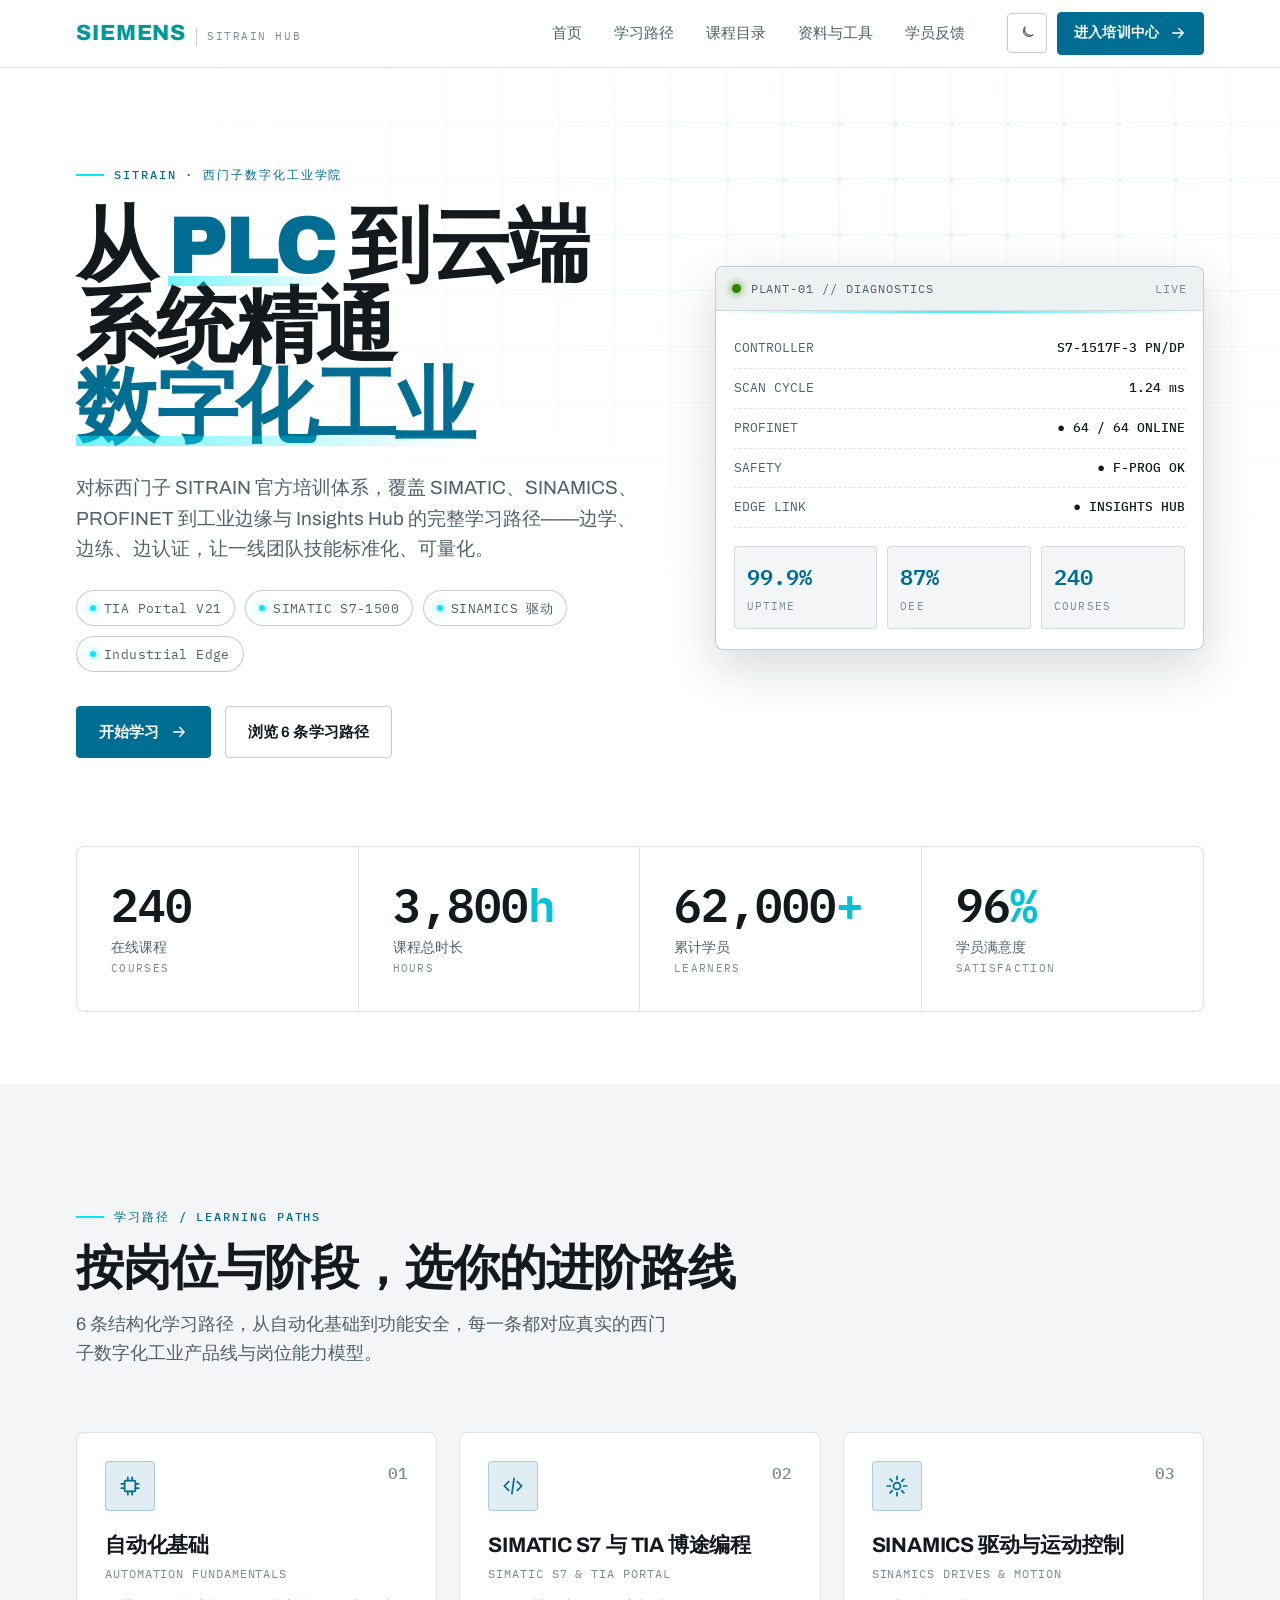
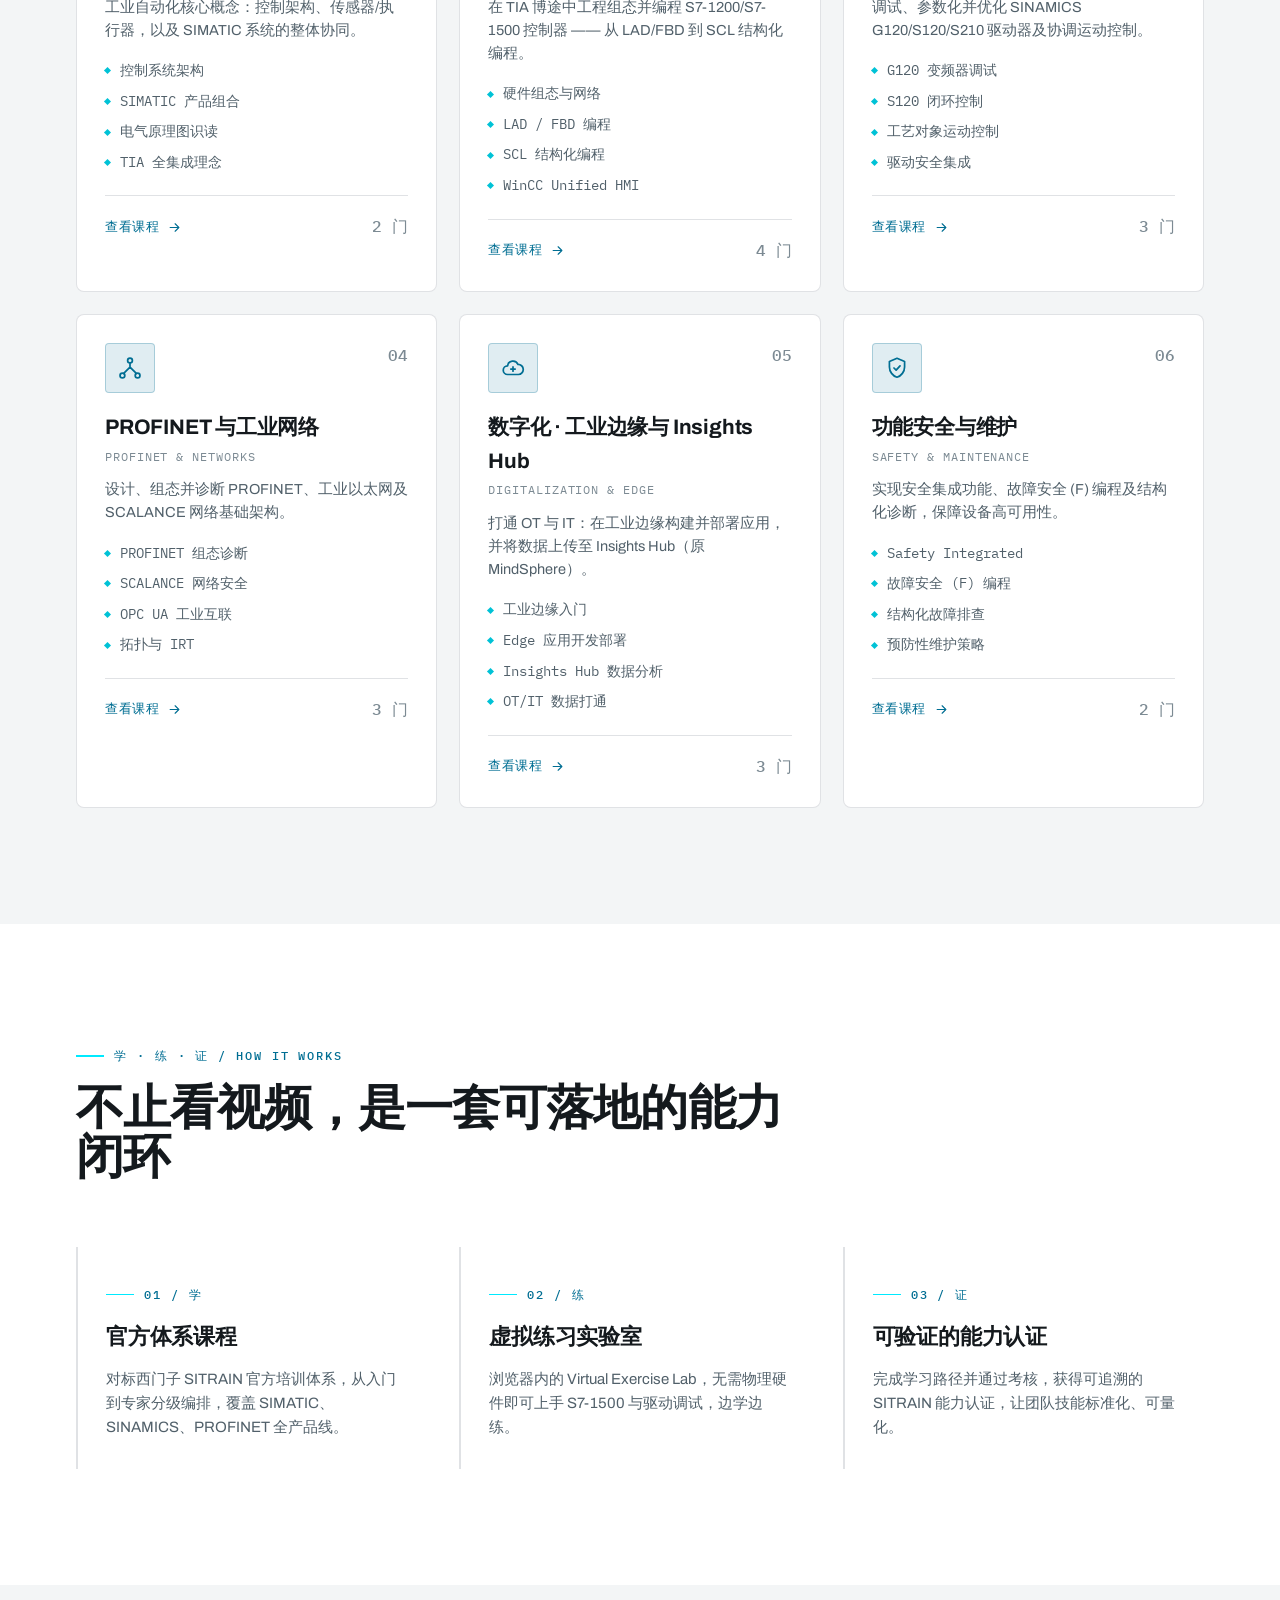
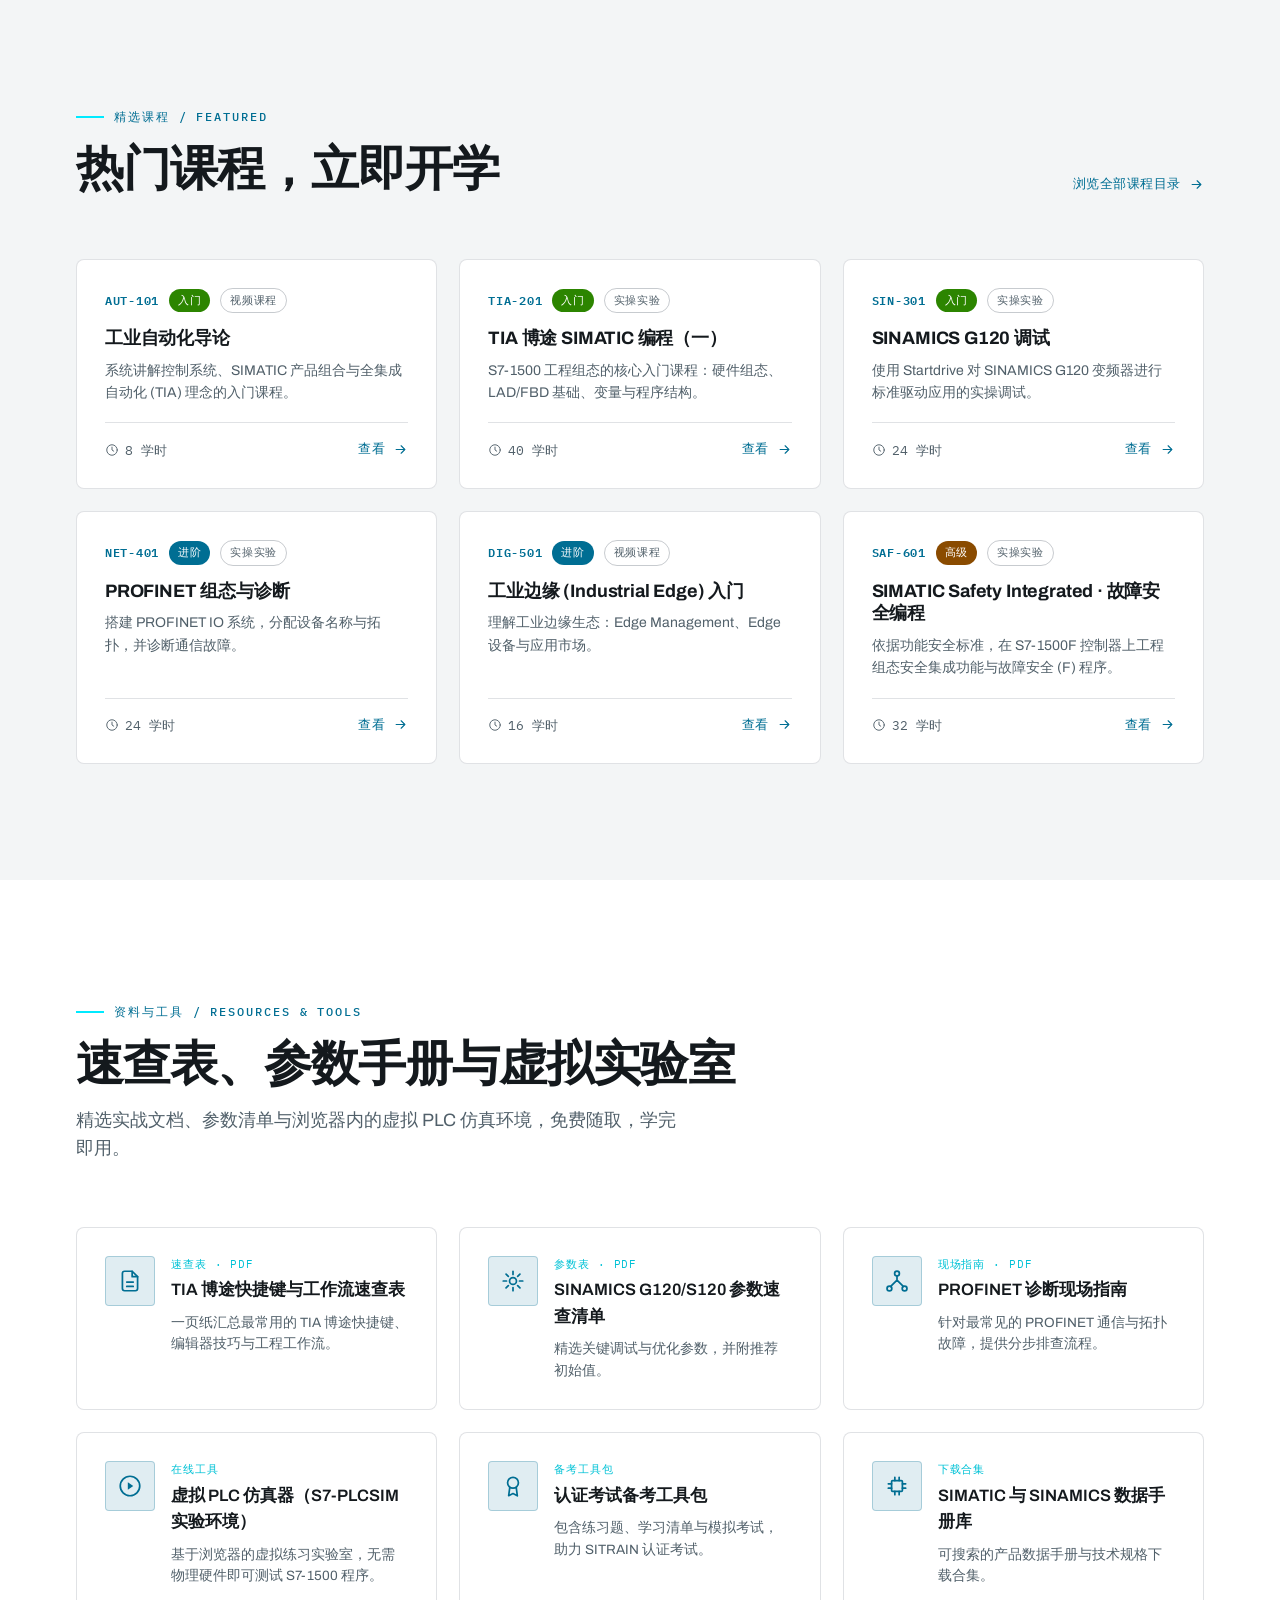
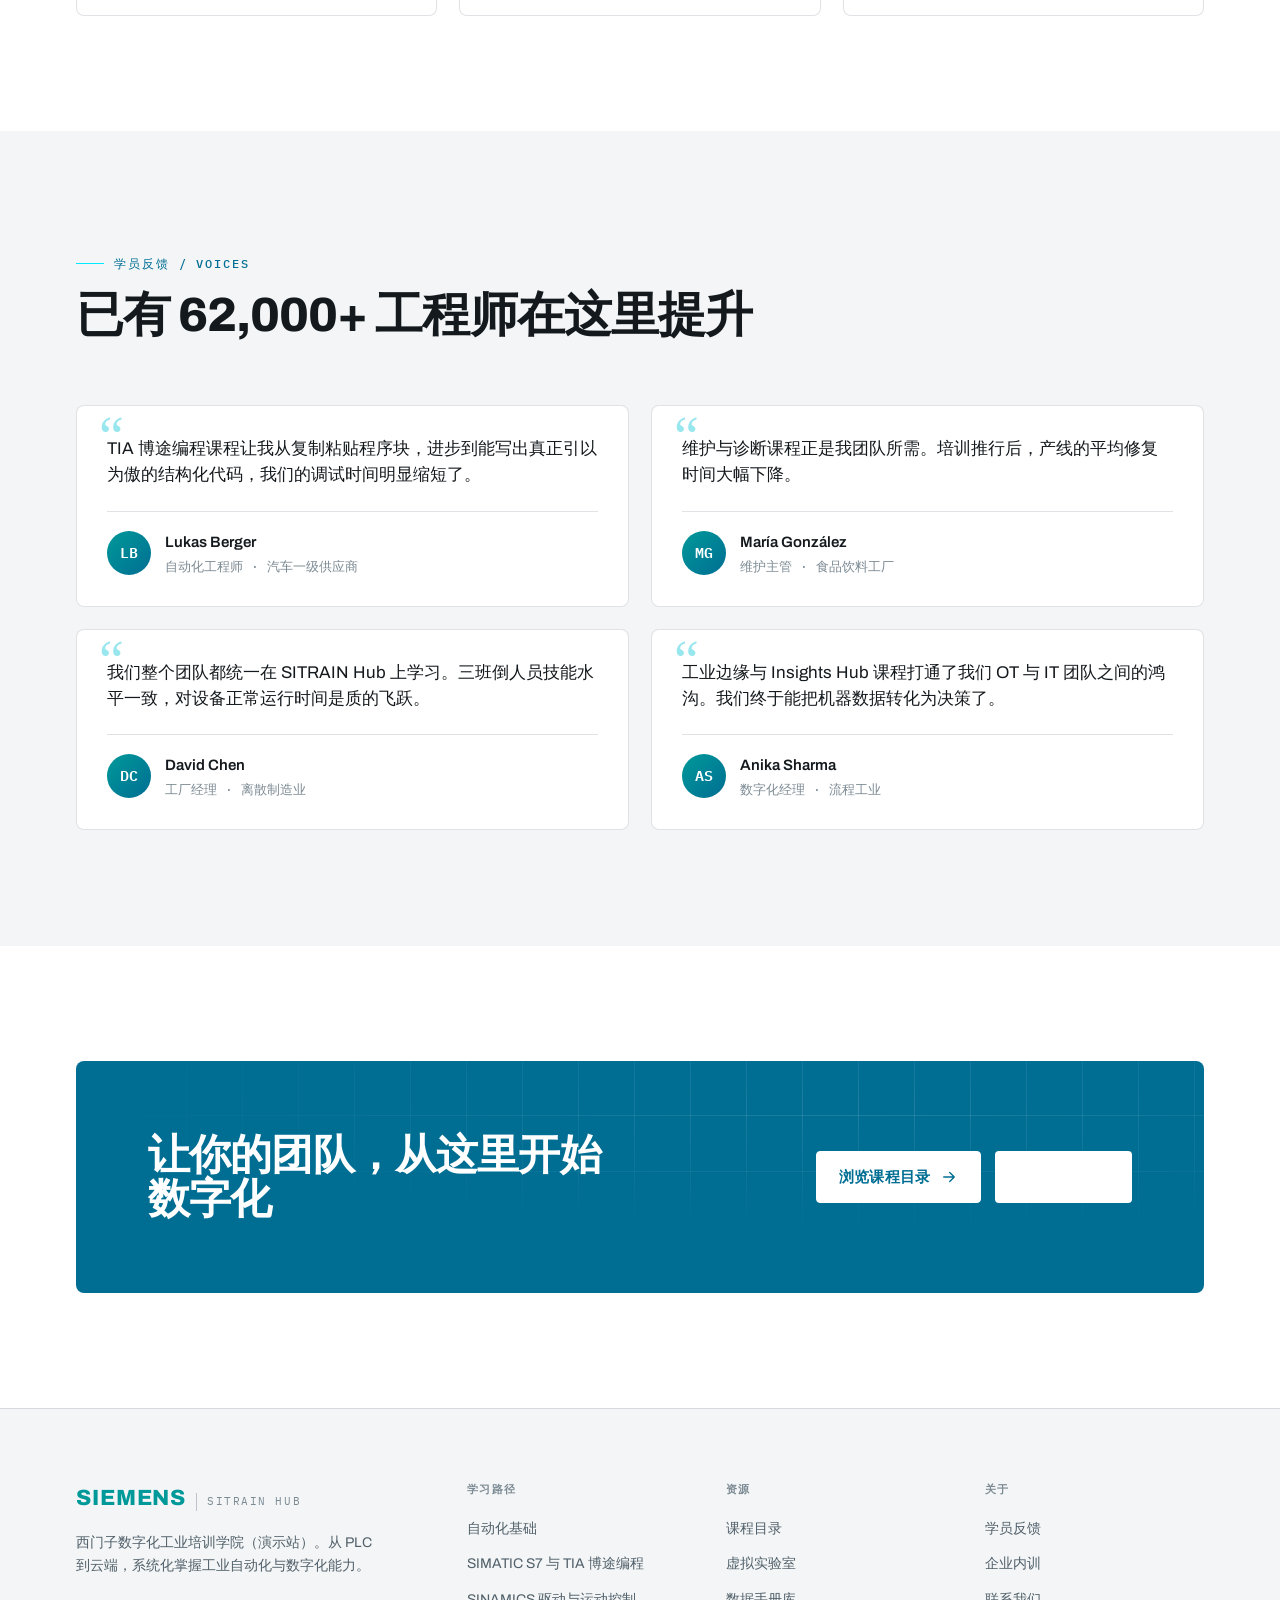
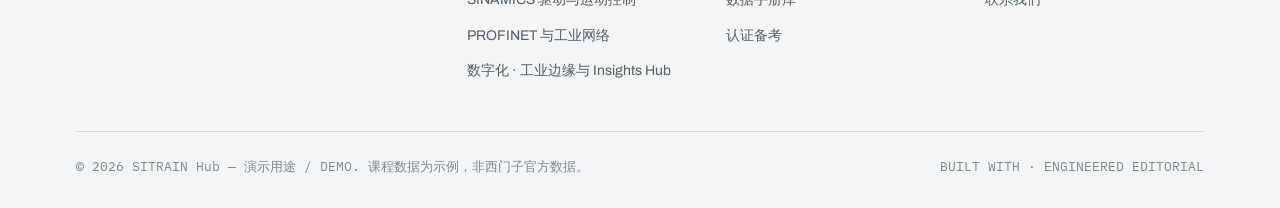
<file: index.html>
<!DOCTYPE html>
<html lang="zh-CN" data-theme="light">
<head>
<meta charset="UTF-8" />
<meta name="viewport" content="width=device-width, initial-scale=1.0" />
<title>SITRAIN Hub · 西门子工业培训学院 | 从 PLC 到云端</title>
<meta name="description" content="对标西门子 SITRAIN 官方培训体系的工业培训学习平台 demo —— SIMATIC、SINAMICS、PROFINET、工业边缘与 Insights Hub 全栈课程，边学边练边认证。" />
<link rel="preconnect" href="https://fonts.googleapis.com" />
<link rel="preconnect" href="https://fonts.gstatic.com" crossorigin />
<link href="https://fonts.googleapis.com/css2?family=Archivo:wght@400;500;600;700;800;900&family=IBM+Plex+Mono:wght@400;500;600&display=swap" rel="stylesheet" />
<link rel="stylesheet" href="assets/styles.css" />
<link rel="icon" href="data:image/svg+xml,%3Csvg xmlns='http://www.w3.org/2000/svg' viewBox='0 0 32 32'%3E%3Crect width='32' height='32' rx='4' fill='%23009999'/%3E%3Ctext x='16' y='22' font-family='Archivo,sans-serif' font-size='18' font-weight='800' fill='white' text-anchor='middle'%3ES%3C/text%3E%3C/svg%3E" />
</head>
<body>

<!-- ===== SVG icon sprite ===== -->
<svg width="0" height="0" style="position:absolute" aria-hidden="true">
  <symbol id="i-chip" viewBox="0 0 24 24" fill="none" stroke="currentColor" stroke-width="1.6" stroke-linecap="round" stroke-linejoin="round"><rect x="7" y="7" width="10" height="10" rx="1"/><path d="M10 7V4M14 7V4M10 20v-3M14 20v-3M7 10H4M7 14H4M20 10h-3M20 14h-3"/></symbol>
  <symbol id="i-code" viewBox="0 0 24 24" fill="none" stroke="currentColor" stroke-width="1.6" stroke-linecap="round" stroke-linejoin="round"><path d="M8 8l-4 4 4 4M16 8l4 4-4 4M13 5l-2 14"/></symbol>
  <symbol id="i-drive" viewBox="0 0 24 24" fill="none" stroke="currentColor" stroke-width="1.6" stroke-linecap="round" stroke-linejoin="round"><circle cx="12" cy="12" r="3.2"/><path d="M12 3v3M12 18v3M3 12h3M18 12h3M5.6 5.6l2.1 2.1M16.3 16.3l2.1 2.1M18.4 5.6l-2.1 2.1M7.7 16.3l-2.1 2.1"/></symbol>
  <symbol id="i-network" viewBox="0 0 24 24" fill="none" stroke="currentColor" stroke-width="1.6" stroke-linecap="round" stroke-linejoin="round"><circle cx="12" cy="5" r="2.2"/><circle cx="5" cy="19" r="2.2"/><circle cx="19" cy="19" r="2.2"/><path d="M12 7.2v4M12 11.2L6.2 17M12 11.2L17.8 17"/></symbol>
  <symbol id="i-edge" viewBox="0 0 24 24" fill="none" stroke="currentColor" stroke-width="1.6" stroke-linecap="round" stroke-linejoin="round"><path d="M7 18a4 4 0 010-8 5 5 0 019.6-1.3A3.5 3.5 0 0117 18z"/><path d="M12 11v4M10 13h4"/></symbol>
  <symbol id="i-shield" viewBox="0 0 24 24" fill="none" stroke="currentColor" stroke-width="1.6" stroke-linecap="round" stroke-linejoin="round"><path d="M12 3l7 3v5c0 4.4-3 8.3-7 9.5C8 19.3 5 15.4 5 11V6z"/><path d="M9.2 12l2 2 3.6-4"/></symbol>
  <symbol id="i-doc" viewBox="0 0 24 24" fill="none" stroke="currentColor" stroke-width="1.6" stroke-linecap="round" stroke-linejoin="round"><path d="M14 3H7a2 2 0 00-2 2v14a2 2 0 002 2h10a2 2 0 002-2V8z"/><path d="M14 3v5h5M9 13h6M9 17h6"/></symbol>
  <symbol id="i-play" viewBox="0 0 24 24" fill="none" stroke="currentColor" stroke-width="1.6" stroke-linecap="round" stroke-linejoin="round"><circle cx="12" cy="12" r="9"/><path d="M10 8.5l5 3.5-5 3.5z" fill="currentColor" stroke="none"/></symbol>
  <symbol id="i-badge" viewBox="0 0 24 24" fill="none" stroke="currentColor" stroke-width="1.6" stroke-linecap="round" stroke-linejoin="round"><circle cx="12" cy="9" r="5"/><path d="M9 13.5L8 21l4-2 4 2-1-7.5"/></symbol>
  <symbol id="i-clock" viewBox="0 0 24 24" fill="none" stroke="currentColor" stroke-width="1.6" stroke-linecap="round" stroke-linejoin="round"><circle cx="12" cy="12" r="9"/><path d="M12 7v5l3 2"/></symbol>
  <symbol id="i-arrow" viewBox="0 0 24 24" fill="none" stroke="currentColor" stroke-width="1.8" stroke-linecap="round" stroke-linejoin="round"><path d="M5 12h14M13 6l6 6-6 6"/></symbol>
  <symbol id="i-sun" viewBox="0 0 24 24" fill="none" stroke="currentColor" stroke-width="1.6" stroke-linecap="round" stroke-linejoin="round"><circle cx="12" cy="12" r="4"/><path d="M12 2v2M12 20v2M2 12h2M20 12h2M4.9 4.9l1.4 1.4M17.7 17.7l1.4 1.4M19.1 4.9l-1.4 1.4M6.3 17.7l-1.4 1.4"/></symbol>
  <symbol id="i-moon" viewBox="0 0 24 24" fill="none" stroke="currentColor" stroke-width="1.6" stroke-linecap="round" stroke-linejoin="round"><path d="M20 14.5A8 8 0 019.5 4 7 7 0 1020 14.5z"/></symbol>
  <symbol id="i-menu" viewBox="0 0 24 24" fill="none" stroke="currentColor" stroke-width="1.8" stroke-linecap="round"><path d="M4 7h16M4 12h16M4 17h16"/></symbol>
  <symbol id="i-close" viewBox="0 0 24 24" fill="none" stroke="currentColor" stroke-width="1.8" stroke-linecap="round"><path d="M6 6l12 12M18 6L6 18"/></symbol>
</svg>

<!-- ===== Header ===== -->
<header class="header">
  <div class="wrap header__inner">
    <a class="brand" href="index.html#top" aria-label="SITRAIN Hub 首页">
      <span class="brand__mark">SIEMENS</span>
      <span class="brand__sub">SITRAIN Hub</span>
    </a>
    <nav class="nav" id="nav" aria-label="主导航"></nav>
    <div class="header__actions">
      <button class="theme-toggle" id="themeToggle" aria-label="切换深色/浅色主题">
        <svg class="i-moon"><use href="#i-moon"/></svg>
        <svg class="i-sun"><use href="#i-sun"/></svg>
      </button>
      <a class="btn btn--sm" href="#paths">进入培训中心<svg><use href="#i-arrow"/></svg></a>
      <button class="menu-btn" id="menuBtn" aria-label="打开菜单"><svg style="width:22px;height:22px"><use href="#i-menu"/></svg></button>
    </div>
  </div>
</header>

<div class="drawer" id="drawer" aria-hidden="true">
  <button class="drawer__close" id="drawerClose" aria-label="关闭菜单"><svg style="width:26px;height:26px"><use href="#i-close"/></svg></button>
  <nav id="navMobile" aria-label="移动导航"></nav>
</div>

<main id="top">

<!-- ===== Hero ===== -->
<section class="hero">
  <div class="grid-bg"></div>
  <div class="wrap hero__inner">
    <div class="hero__copy">
      <div class="kicker hero__kicker">SITRAIN · 西门子数字化工业学院</div>
      <h1>从 <span class="em">PLC</span> 到云端<br>系统精通<span class="em">数字化工业</span></h1>
      <p class="hero__lead">对标西门子 SITRAIN 官方培训体系，覆盖 SIMATIC、SINAMICS、PROFINET 到工业边缘与 Insights Hub 的完整学习路径——边学、边练、边认证，让一线团队技能标准化、可量化。</p>
      <div class="hero__badges">
        <span class="chip"><b></b>TIA Portal V21</span>
        <span class="chip"><b></b>SIMATIC S7-1500</span>
        <span class="chip"><b></b>SINAMICS 驱动</span>
        <span class="chip"><b></b>Industrial Edge</span>
      </div>
      <div class="hero__cta">
        <a class="btn" href="catalog.html">开始学习<svg><use href="#i-arrow"/></svg></a>
        <a class="btn btn--ghost" href="#paths">浏览 6 条学习路径</a>
      </div>
    </div>

    <!-- industrial console panel -->
    <div class="console reveal">
      <div class="console__bar">
        <span class="dot"></span> PLANT-01 // DIAGNOSTICS
        <span class="spacer">LIVE</span>
      </div>
      <div class="console__body">
        <div class="console__scan"></div>
        <div class="console__row"><span>CONTROLLER</span><span>S7-1517F-3 PN/DP</span></div>
        <div class="console__row"><span>SCAN CYCLE</span><span>1.24 ms</span></div>
        <div class="console__row"><span>PROFINET</span><span class="ok">● 64 / 64 ONLINE</span></div>
        <div class="console__row"><span>SAFETY</span><span class="ok">● F-PROG OK</span></div>
        <div class="console__row"><span>EDGE LINK</span><span class="ok">● INSIGHTS HUB</span></div>
        <div class="console__kpis">
          <div class="kpi"><div class="v">99.9%</div><div class="k">Uptime</div></div>
          <div class="kpi"><div class="v">87%</div><div class="k">OEE</div></div>
          <div class="kpi"><div class="v">240</div><div class="k">Courses</div></div>
        </div>
      </div>
    </div>
  </div>
</section>

<!-- ===== Stats ===== -->
<section class="wrap" style="padding-bottom: clamp(40px,6vw,72px)">
  <div class="stats reveal" id="stats" data-stagger></div>
</section>

<!-- ===== Learning paths ===== -->
<section class="section section--alt" id="paths">
  <div class="wrap">
    <div class="section-head reveal">
      <div class="kicker">学习路径 / LEARNING PATHS</div>
      <h2>按岗位与阶段，选你的进阶路线</h2>
      <p>6 条结构化学习路径，从自动化基础到功能安全，每一条都对应真实的西门子数字化工业产品线与岗位能力模型。</p>
    </div>
    <div class="grid cols-3" id="paths-grid" data-stagger></div>
  </div>
</section>

<!-- ===== How it works (pillars) ===== -->
<section class="section">
  <div class="wrap">
    <div class="section-head reveal">
      <div class="kicker">学 · 练 · 证 / HOW IT WORKS</div>
      <h2>不止看视频，是一套可落地的能力闭环</h2>
    </div>
    <div class="grid cols-3" id="pillars" data-stagger></div>
  </div>
</section>

<!-- ===== Featured courses ===== -->
<section class="section section--alt" id="courses">
  <div class="wrap">
    <div class="section-head reveal" style="display:flex;justify-content:space-between;align-items:flex-end;max-width:none;gap:24px;flex-wrap:wrap">
      <div style="max-width:680px">
        <div class="kicker">精选课程 / FEATURED</div>
        <h2>热门课程，立即开学</h2>
      </div>
      <a class="link-arrow" href="catalog.html">浏览全部课程目录 <svg><use href="#i-arrow"/></svg></a>
    </div>
    <div class="grid cols-3" id="courses-grid" data-stagger></div>
  </div>
</section>

<!-- ===== Resources / tools ===== -->
<section class="section" id="resources">
  <div class="wrap">
    <div class="section-head reveal">
      <div class="kicker">资料与工具 / RESOURCES & TOOLS</div>
      <h2>速查表、参数手册与虚拟实验室</h2>
      <p>精选实战文档、参数清单与浏览器内的虚拟 PLC 仿真环境，免费随取，学完即用。</p>
    </div>
    <div class="grid cols-3" id="res-grid" data-stagger></div>
  </div>
</section>

<!-- ===== Testimonials ===== -->
<section class="section section--alt" id="voices">
  <div class="wrap">
    <div class="section-head reveal">
      <div class="kicker">学员反馈 / VOICES</div>
      <h2>已有 62,000+ 工程师在这里提升</h2>
    </div>
    <div class="voices" id="voices-grid" data-stagger></div>
  </div>
</section>

<!-- ===== CTA ===== -->
<section class="section">
  <div class="wrap">
    <div class="cta-band reveal">
      <div class="grid-bg"></div>
      <div class="cta-band__in">
        <h2>让你的团队，从这里开始数字化</h2>
        <div style="display:flex;gap:14px;flex-wrap:wrap">
          <a class="btn" href="catalog.html">浏览课程目录<svg><use href="#i-arrow"/></svg></a>
          <a class="btn btn--ghost" style="color:#fff;border-color:rgba(255,255,255,.5)" href="#paths">预约企业内训</a>
        </div>
      </div>
    </div>
  </div>
</section>

</main>

<!-- ===== Footer ===== -->
<footer class="footer">
  <div class="wrap">
    <div class="footer__grid">
      <div class="footer__brand">
        <a class="brand" href="#top"><span class="brand__mark">SIEMENS</span><span class="brand__sub">SITRAIN Hub</span></a>
        <p>西门子数字化工业培训学院（演示站）。从 PLC 到云端，系统化掌握工业自动化与数字化能力。</p>
      </div>
      <div><h4>学习路径</h4><ul id="foot-paths"></ul></div>
      <div><h4>资源</h4><ul>
        <li><a href="catalog.html">课程目录</a></li>
        <li><a href="#resources">虚拟实验室</a></li>
        <li><a href="#resources">数据手册库</a></li>
        <li><a href="#resources">认证备考</a></li>
      </ul></div>
      <div><h4>关于</h4><ul>
        <li><a href="#voices">学员反馈</a></li>
        <li><a href="#paths">企业内训</a></li>
        <li><a href="#top">联系我们</a></li>
      </ul></div>
    </div>
    <div class="footer__bottom">
      <span>© 2026 SITRAIN Hub — 演示用途 / DEMO. 课程数据为示例，非西门子官方数据。</span>
      <span>BUILT WITH · ENGINEERED EDITORIAL</span>
    </div>
  </div>
</footer>

<script src="assets/data.js"></script>
<script src="assets/app.js"></script>
</body>
</html>
</file>
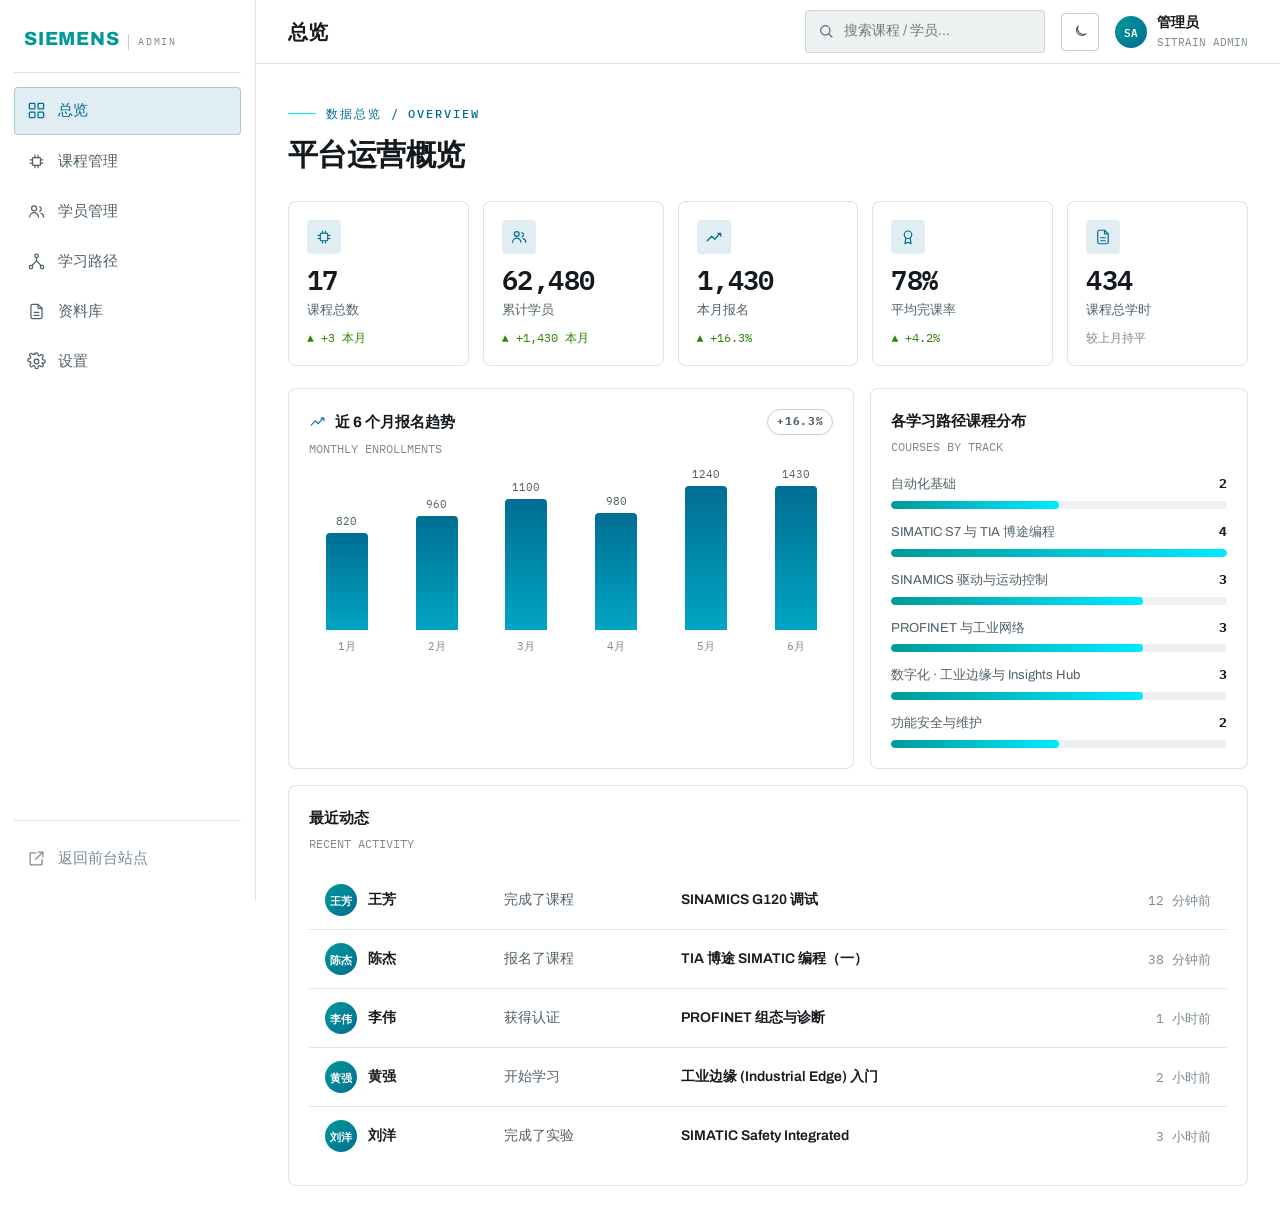
<file: admin.html>
<!DOCTYPE html>
<html lang="zh-CN" data-theme="light">
<head>
<meta charset="UTF-8" />
<meta name="viewport" content="width=device-width, initial-scale=1.0" />
<title>管理后台 · SITRAIN Hub</title>
<meta name="description" content="SITRAIN Hub 培训平台管理后台（演示）—— 课程 / 学员 / 学习路径 / 数据总览。" />
<script>try{var t=localStorage.getItem('si-theme')||((window.matchMedia&&matchMedia('(prefers-color-scheme: dark)').matches)?'dark':'light');document.documentElement.setAttribute('data-theme',t);}catch(e){}</script>
<link rel="preconnect" href="https://fonts.googleapis.com" />
<link rel="preconnect" href="https://fonts.gstatic.com" crossorigin />
<link href="https://fonts.googleapis.com/css2?family=Archivo:wght@400;500;600;700;800;900&family=IBM+Plex+Mono:wght@400;500;600&display=swap" rel="stylesheet" />
<link rel="stylesheet" href="assets/styles.css" />
<link rel="icon" href="data:image/svg+xml,%3Csvg xmlns='http://www.w3.org/2000/svg' viewBox='0 0 32 32'%3E%3Crect width='32' height='32' rx='4' fill='%23009999'/%3E%3Ctext x='16' y='22' font-family='Archivo,sans-serif' font-size='18' font-weight='800' fill='white' text-anchor='middle'%3ES%3C/text%3E%3C/svg%3E" />
<style>
  body { overflow-x: hidden; }
  .admin { display: grid; grid-template-columns: 256px 1fr; min-height: 100vh; }

  /* sidebar */
  .side { background: var(--surface); border-right: 1px solid var(--line); position: sticky; top: 0; height: 100vh; display: flex; flex-direction: column; padding: 18px 14px; z-index: 50; }
  .side__brand { display: flex; align-items: baseline; gap: 9px; padding: 6px 10px 18px; border-bottom: 1px solid var(--line); margin-bottom: 14px; }
  .side__brand .m { font-weight: 800; font-size: 19px; letter-spacing: .04em; color: var(--petrol); }
  .side__brand .s { font-family: var(--font-mono); font-size: 10px; letter-spacing: .16em; text-transform: uppercase; color: var(--text-weak); padding-left: 9px; border-left: 1px solid var(--line-strong); }
  .side__nav { display: grid; gap: 3px; }
  .navi { display: flex; align-items: center; gap: 12px; padding: 11px 12px; border-radius: var(--r); color: var(--text-soft); font-size: 14.5px; font-weight: 500; cursor: pointer; border: 1px solid transparent; transition: background .15s, color .15s; text-align: left; width: 100%; }
  .navi svg { width: 19px; height: 19px; flex: none; }
  .navi:hover { background: var(--bg-alt); color: var(--text); }
  .navi.is-active { background: color-mix(in srgb, var(--primary) 12%, transparent); color: var(--primary); border-color: color-mix(in srgb, var(--primary) 26%, transparent); }
  .side__foot { margin-top: auto; padding-top: 14px; border-top: 1px solid var(--line); display: grid; gap: 4px; }
  .side__foot .navi { color: var(--text-weak); }

  /* main */
  .main { min-width: 0; display: flex; flex-direction: column; }
  .topbar { position: sticky; top: 0; z-index: 40; height: 64px; display: flex; align-items: center; gap: 16px; padding: 0 clamp(18px,3vw,32px); background: color-mix(in srgb, var(--bg) 85%, transparent); backdrop-filter: blur(12px); border-bottom: 1px solid var(--line); }
  .topbar h1 { font-size: 20px; font-weight: 700; letter-spacing: -0.01em; }
  .topbar__sp { margin-left: auto; }
  .search { display: flex; align-items: center; gap: 8px; background: var(--surface-2); border: 1px solid var(--line); border-radius: var(--r); padding: 8px 12px; color: var(--text-soft); width: 240px; max-width: 36vw; }
  .search svg { width: 16px; height: 16px; flex: none; }
  .search input { border: 0; background: none; outline: none; color: var(--text); font: inherit; font-size: 14px; width: 100%; }
  .who { display: flex; align-items: center; gap: 10px; }
  .who .avatar { width: 36px; height: 36px; font-size: 13px; }
  .who .nm { font-size: 13.5px; font-weight: 600; } .who .rl { font-size: 11px; color: var(--text-weak); font-family: var(--font-mono); }
  .iconbtn { width: 38px; height: 38px; display: grid; place-items: center; border: 1px solid var(--line-strong); border-radius: var(--r); color: var(--text-soft); }
  .iconbtn:hover { color: var(--primary); border-color: var(--primary); } .iconbtn svg { width: 18px; height: 18px; }
  .menu-toggle { display: none; }

  .content { padding: clamp(20px,3vw,32px); }
  .view { display: none; } .view.is-active { display: block; animation: fade .35s ease; }
  @keyframes fade { from { opacity: 0; transform: translateY(8px); } to { opacity: 1; } }

  .vhead { display: flex; align-items: flex-end; justify-content: space-between; gap: 16px; flex-wrap: wrap; margin-bottom: 22px; }
  .vhead .kicker { margin-bottom: 8px; }
  .vhead h2 { font-size: clamp(22px,2.6vw,30px); font-weight: 800; letter-spacing: -0.02em; }
  .vhead p { color: var(--text-soft); font-size: 14px; margin-top: 4px; }

  /* KPI cards */
  .kpis { display: grid; grid-template-columns: repeat(5,1fr); gap: 14px; margin-bottom: 22px; }
  .kpi-card { background: var(--surface); border: 1px solid var(--line); border-radius: var(--r-lg); padding: 18px; position: relative; overflow: hidden; }
  .kpi-card .ic { width: 34px; height: 34px; border-radius: var(--r); display: grid; place-items: center; background: color-mix(in srgb, var(--primary) 12%, transparent); color: var(--primary); margin-bottom: 12px; }
  .kpi-card .ic svg { width: 18px; height: 18px; }
  .kpi-card .v { font-family: var(--font-mono); font-size: 27px; font-weight: 600; letter-spacing: -0.02em; line-height: 1; }
  .kpi-card .l { color: var(--text-soft); font-size: 13px; margin-top: 7px; }
  .kpi-card .d { font-family: var(--font-mono); font-size: 11.5px; margin-top: 8px; color: var(--success); }
  .kpi-card .d.dn { color: var(--text-weak); }

  /* panels grid */
  .panels { display: grid; grid-template-columns: 1.5fr 1fr; gap: 16px; margin-bottom: 16px; }
  .panel { background: var(--surface); border: 1px solid var(--line); border-radius: var(--r-lg); padding: 20px; }
  .panel h3 { font-size: 15px; font-weight: 700; display: flex; align-items: center; gap: 9px; margin-bottom: 4px; }
  .panel h3 .tag { margin-left: auto; }
  .panel .sub { color: var(--text-weak); font-size: 12px; font-family: var(--font-mono); margin-bottom: 18px; }

  /* bar chart */
  .bars { display: flex; align-items: flex-end; gap: 14px; height: 180px; padding-top: 10px; }
  .bars .col { flex: 1; display: flex; flex-direction: column; align-items: center; gap: 8px; height: 100%; justify-content: flex-end; }
  .bars .bar { width: 100%; max-width: 42px; background: linear-gradient(var(--primary), color-mix(in srgb, var(--primary) 55%, var(--accent-bright))); border-radius: var(--r) var(--r) 0 0; position: relative; transition: height .6s cubic-bezier(.2,.7,.2,1); }
  .bars .bar::after { content: attr(data-v); position: absolute; top: -20px; left: 0; right: 0; text-align: center; font-family: var(--font-mono); font-size: 11px; color: var(--text-soft); }
  .bars .lab { font-family: var(--font-mono); font-size: 11px; color: var(--text-weak); }

  /* distribution bars */
  .dist { display: grid; gap: 13px; }
  .dist .row { display: grid; gap: 6px; }
  .dist .top { display: flex; justify-content: space-between; font-size: 13px; color: var(--text-soft); }
  .dist .top b { font-family: var(--font-mono); color: var(--text); }
  .dist .track { height: 8px; background: var(--surface-2); border-radius: 4px; overflow: hidden; }
  .dist .fill { height: 100%; background: linear-gradient(90deg, var(--petrol), var(--accent-bright)); border-radius: 4px; transition: width .7s ease; }

  /* table */
  .tablewrap { background: var(--surface); border: 1px solid var(--line); border-radius: var(--r-lg); overflow: hidden; }
  .tbl { width: 100%; border-collapse: collapse; font-size: 14px; }
  .tbl th { text-align: left; font-family: var(--font-mono); font-size: 11px; letter-spacing: .1em; text-transform: uppercase; color: var(--text-weak); padding: 14px 16px; border-bottom: 1px solid var(--line); background: var(--bg-alt); white-space: nowrap; }
  .tbl td { padding: 13px 16px; border-bottom: 1px solid var(--line); color: var(--text-soft); vertical-align: middle; }
  .tbl tr:last-child td { border-bottom: 0; }
  .tbl tbody tr:hover { background: var(--bg-alt); }
  .tbl .nm { color: var(--text); font-weight: 600; }
  .pill { display: inline-flex; align-items: center; gap: 6px; font-family: var(--font-mono); font-size: 11px; letter-spacing: .04em; padding: 4px 10px; border-radius: var(--r-pill); border: 1px solid var(--line-strong); color: var(--text-soft); cursor: pointer; }
  .pill.pub { background: color-mix(in srgb, var(--success) 14%, transparent); color: var(--success); border-color: transparent; }
  .pill.draft { background: color-mix(in srgb, var(--warning) 16%, transparent); color: var(--warning); border-color: transparent; }
  .miniprog { display: flex; align-items: center; gap: 8px; min-width: 120px; }
  .miniprog .t { flex: 1; height: 6px; background: var(--surface-2); border-radius: 3px; overflow: hidden; }
  .miniprog .f { height: 100%; background: linear-gradient(90deg, var(--petrol), var(--accent-bright)); }
  .miniprog span { font-family: var(--font-mono); font-size: 12px; color: var(--text-soft); width: 34px; }
  .rowact { display: flex; gap: 6px; }
  .rowact button { width: 32px; height: 32px; display: grid; place-items: center; border: 1px solid var(--line); border-radius: var(--r); color: var(--text-weak); }
  .rowact button:hover { color: var(--primary); border-color: var(--primary); }
  .rowact button.del:hover { color: var(--error); border-color: var(--error); }
  .rowact svg { width: 15px; height: 15px; }
  .avatar.sm { width: 32px; height: 32px; font-size: 11px; }
  .tbl .cell { display: flex; align-items: center; gap: 11px; }

  /* settings */
  .form { display: grid; gap: 18px; max-width: 560px; }
  .field { display: grid; gap: 7px; }
  .field label { font-size: 13px; font-weight: 600; }
  .field .hint { font-size: 12px; color: var(--text-weak); }
  .inp, select.inp { background: var(--surface); border: 1px solid var(--line-strong); border-radius: var(--r); padding: 11px 13px; color: var(--text); font: inherit; font-size: 14px; width: 100%; }
  .inp:focus, select.inp:focus { outline: 2px solid var(--focus); outline-offset: 1px; }
  .seg { display: flex; gap: 8px; flex-wrap: wrap; }
  .seg button { padding: 9px 16px; border: 1px solid var(--line-strong); border-radius: var(--r); color: var(--text-soft); font-size: 14px; }
  .seg button.on { background: var(--primary); color: var(--on-primary); border-color: var(--primary); }

  /* modal */
  .modal { position: fixed; inset: 0; z-index: 200; display: none; place-items: center; background: rgba(6,14,20,.55); backdrop-filter: blur(3px); padding: 20px; }
  .modal.open { display: grid; }
  .modal__box { background: var(--surface); border: 1px solid var(--line-strong); border-radius: var(--r-lg); box-shadow: var(--sh-3); width: 100%; max-width: 520px; padding: 26px; animation: fade .25s ease; }
  .modal__hd { display: flex; align-items: center; justify-content: space-between; margin-bottom: 18px; }
  .modal__hd h3 { font-size: 19px; font-weight: 800; letter-spacing: -0.01em; }
  .modal__grid { display: grid; grid-template-columns: 1fr 1fr; gap: 14px; }
  .modal__grid .full { grid-column: 1 / -1; }
  .modal__foot { display: flex; justify-content: flex-end; gap: 10px; margin-top: 22px; }

  .toast { position: fixed; bottom: 22px; left: 50%; transform: translateX(-50%) translateY(20px); background: var(--text); color: var(--bg); padding: 12px 20px; border-radius: var(--r); font-size: 14px; font-weight: 500; box-shadow: var(--sh-3); opacity: 0; pointer-events: none; transition: opacity .25s, transform .25s; z-index: 300; }
  .toast.show { opacity: 1; transform: translateX(-50%); }

  @media (max-width: 920px) {
    .admin { grid-template-columns: 1fr; }
    .side { position: fixed; top: 0; left: 0; width: 264px; transform: translateX(-100%); transition: transform .3s ease; box-shadow: var(--sh-3); }
    .side.open { transform: none; }
    .menu-toggle { display: grid; }
    .kpis { grid-template-columns: 1fr 1fr; } .panels { grid-template-columns: 1fr; }
  }
  @media (max-width: 560px) { .kpis { grid-template-columns: 1fr; } .search { display: none; } .modal__grid { grid-template-columns: 1fr; } }
</style>
</head>
<body>

<!-- ===== SVG sprite ===== -->
<svg width="0" height="0" style="position:absolute" aria-hidden="true">
  <symbol id="i-grid" viewBox="0 0 24 24" fill="none" stroke="currentColor" stroke-width="1.6" stroke-linecap="round" stroke-linejoin="round"><rect x="3" y="3" width="7" height="7" rx="1"/><rect x="14" y="3" width="7" height="7" rx="1"/><rect x="3" y="14" width="7" height="7" rx="1"/><rect x="14" y="14" width="7" height="7" rx="1"/></symbol>
  <symbol id="i-chip" viewBox="0 0 24 24" fill="none" stroke="currentColor" stroke-width="1.6" stroke-linecap="round" stroke-linejoin="round"><rect x="7" y="7" width="10" height="10" rx="1"/><path d="M10 7V4M14 7V4M10 20v-3M14 20v-3M7 10H4M7 14H4M20 10h-3M20 14h-3"/></symbol>
  <symbol id="i-users" viewBox="0 0 24 24" fill="none" stroke="currentColor" stroke-width="1.6" stroke-linecap="round" stroke-linejoin="round"><circle cx="9" cy="8" r="3.2"/><path d="M3.5 19a5.5 5.5 0 0111 0M16 6.2a3 3 0 010 5.6M21 19a5 5 0 00-3.5-4.8"/></symbol>
  <symbol id="i-network" viewBox="0 0 24 24" fill="none" stroke="currentColor" stroke-width="1.6" stroke-linecap="round" stroke-linejoin="round"><circle cx="12" cy="5" r="2.2"/><circle cx="5" cy="19" r="2.2"/><circle cx="19" cy="19" r="2.2"/><path d="M12 7.2v4M12 11.2L6.2 17M12 11.2L17.8 17"/></symbol>
  <symbol id="i-doc" viewBox="0 0 24 24" fill="none" stroke="currentColor" stroke-width="1.6" stroke-linecap="round" stroke-linejoin="round"><path d="M14 3H7a2 2 0 00-2 2v14a2 2 0 002 2h10a2 2 0 002-2V8z"/><path d="M14 3v5h5M9 13h6M9 17h6"/></symbol>
  <symbol id="i-badge" viewBox="0 0 24 24" fill="none" stroke="currentColor" stroke-width="1.6" stroke-linecap="round" stroke-linejoin="round"><circle cx="12" cy="9" r="5"/><path d="M9 13.5L8 21l4-2 4 2-1-7.5"/></symbol>
  <symbol id="i-gear" viewBox="0 0 24 24" fill="none" stroke="currentColor" stroke-width="1.6" stroke-linecap="round" stroke-linejoin="round"><circle cx="12" cy="12" r="3"/><path d="M19.4 13a1.6 1.6 0 00.3 1.8l.1.1a2 2 0 11-2.8 2.8l-.1-.1a1.6 1.6 0 00-2.7 1.1V19a2 2 0 11-4 0a1.6 1.6 0 00-1-1.5 1.6 1.6 0 00-1.8.3l-.1.1a2 2 0 11-2.8-2.8l.1-.1a1.6 1.6 0 00-1.1-2.7H3a2 2 0 110-4a1.6 1.6 0 001.5-1 1.6 1.6 0 00-.3-1.8l-.1-.1a2 2 0 112.8-2.8l.1.1a1.6 1.6 0 001.8.3H9a1.6 1.6 0 001-1.5V3a2 2 0 114 0a1.6 1.6 0 001 1.5 1.6 1.6 0 001.8-.3l.1-.1a2 2 0 112.8 2.8l-.1.1a1.6 1.6 0 00-.3 1.8V9a1.6 1.6 0 001.5 1H21a2 2 0 110 4h-.1a1.6 1.6 0 00-1.5 1z"/></symbol>
  <symbol id="i-plus" viewBox="0 0 24 24" fill="none" stroke="currentColor" stroke-width="2" stroke-linecap="round"><path d="M12 5v14M5 12h14"/></symbol>
  <symbol id="i-search" viewBox="0 0 24 24" fill="none" stroke="currentColor" stroke-width="1.7" stroke-linecap="round" stroke-linejoin="round"><circle cx="11" cy="11" r="7"/><path d="M21 21l-4.3-4.3"/></symbol>
  <symbol id="i-trash" viewBox="0 0 24 24" fill="none" stroke="currentColor" stroke-width="1.6" stroke-linecap="round" stroke-linejoin="round"><path d="M4 7h16M9 7V5a1 1 0 011-1h4a1 1 0 011 1v2M6 7l1 13a1 1 0 001 1h8a1 1 0 001-1l1-13"/></symbol>
  <symbol id="i-edit" viewBox="0 0 24 24" fill="none" stroke="currentColor" stroke-width="1.6" stroke-linecap="round" stroke-linejoin="round"><path d="M4 20h4L18.5 9.5a2 2 0 00-2.8-2.8L5 17.2V20z"/><path d="M14 6.5l3.5 3.5"/></symbol>
  <symbol id="i-external" viewBox="0 0 24 24" fill="none" stroke="currentColor" stroke-width="1.6" stroke-linecap="round" stroke-linejoin="round"><path d="M14 4h6v6M20 4l-9 9M19 13v6a1 1 0 01-1 1H5a1 1 0 01-1-1V6a1 1 0 011-1h6"/></symbol>
  <symbol id="i-trend" viewBox="0 0 24 24" fill="none" stroke="currentColor" stroke-width="1.6" stroke-linecap="round" stroke-linejoin="round"><path d="M3 17l6-6 4 4 7-8M21 7h-4M21 7v4"/></symbol>
  <symbol id="i-clock" viewBox="0 0 24 24" fill="none" stroke="currentColor" stroke-width="1.6" stroke-linecap="round" stroke-linejoin="round"><circle cx="12" cy="12" r="9"/><path d="M12 7v5l3 2"/></symbol>
  <symbol id="i-arrow" viewBox="0 0 24 24" fill="none" stroke="currentColor" stroke-width="1.8" stroke-linecap="round" stroke-linejoin="round"><path d="M5 12h14M13 6l6 6-6 6"/></symbol>
  <symbol id="i-sun" viewBox="0 0 24 24" fill="none" stroke="currentColor" stroke-width="1.6" stroke-linecap="round" stroke-linejoin="round"><circle cx="12" cy="12" r="4"/><path d="M12 2v2M12 20v2M2 12h2M20 12h2M4.9 4.9l1.4 1.4M17.7 17.7l1.4 1.4M19.1 4.9l-1.4 1.4M6.3 17.7l-1.4 1.4"/></symbol>
  <symbol id="i-moon" viewBox="0 0 24 24" fill="none" stroke="currentColor" stroke-width="1.6" stroke-linecap="round" stroke-linejoin="round"><path d="M20 14.5A8 8 0 019.5 4 7 7 0 1020 14.5z"/></symbol>
  <symbol id="i-menu" viewBox="0 0 24 24" fill="none" stroke="currentColor" stroke-width="1.8" stroke-linecap="round"><path d="M4 7h16M4 12h16M4 17h16"/></symbol>
  <symbol id="i-close" viewBox="0 0 24 24" fill="none" stroke="currentColor" stroke-width="1.8" stroke-linecap="round"><path d="M6 6l12 12M18 6L6 18"/></symbol>
</svg>

<div class="admin">
  <!-- sidebar -->
  <aside class="side" id="side">
    <div class="side__brand"><span class="m">SIEMENS</span><span class="s">Admin</span></div>
    <nav class="side__nav" id="sidenav">
      <button class="navi is-active" data-view="dashboard"><svg><use href="#i-grid"/></svg>总览</button>
      <button class="navi" data-view="courses"><svg><use href="#i-chip"/></svg>课程管理</button>
      <button class="navi" data-view="learners"><svg><use href="#i-users"/></svg>学员管理</button>
      <button class="navi" data-view="paths"><svg><use href="#i-network"/></svg>学习路径</button>
      <button class="navi" data-view="resources"><svg><use href="#i-doc"/></svg>资料库</button>
      <button class="navi" data-view="settings"><svg><use href="#i-gear"/></svg>设置</button>
    </nav>
    <div class="side__foot">
      <a class="navi" href="index.html"><svg><use href="#i-external"/></svg>返回前台站点</a>
    </div>
  </aside>

  <!-- main -->
  <div class="main">
    <div class="topbar">
      <button class="iconbtn menu-toggle" id="menuToggle" aria-label="菜单"><svg><use href="#i-menu"/></svg></button>
      <h1 id="pageTitle">总览</h1>
      <div class="topbar__sp"></div>
      <label class="search"><svg><use href="#i-search"/></svg><input id="globalSearch" placeholder="搜索课程 / 学员…" /></label>
      <button class="theme-toggle iconbtn" id="themeToggle" aria-label="切换主题"><svg class="i-moon"><use href="#i-moon"/></svg><svg class="i-sun"><use href="#i-sun"/></svg></button>
      <div class="who"><div class="avatar sm">SA</div><div><div class="nm">管理员</div><div class="rl">SITRAIN ADMIN</div></div></div>
    </div>

    <div class="content">
      <!-- ===== Dashboard ===== -->
      <section class="view is-active" data-view="dashboard">
        <div class="vhead"><div><div class="kicker">数据总览 / OVERVIEW</div><h2>平台运营概览</h2></div></div>
        <div class="kpis" id="kpis"></div>
        <div class="panels">
          <div class="panel">
            <h3><svg style="width:17px;height:17px;color:var(--primary)"><use href="#i-trend"/></svg> 近 6 个月报名趋势 <span class="tag">+16.3%</span></h3>
            <div class="sub">MONTHLY ENROLLMENTS</div>
            <div class="bars" id="trend"></div>
          </div>
          <div class="panel">
            <h3>各学习路径课程分布</h3>
            <div class="sub">COURSES BY TRACK</div>
            <div class="dist" id="dist"></div>
          </div>
        </div>
        <div class="panel">
          <h3>最近动态</h3>
          <div class="sub">RECENT ACTIVITY</div>
          <div class="tablewrap" style="border:0">
            <table class="tbl"><tbody id="activity"></tbody></table>
          </div>
        </div>
      </section>

      <!-- ===== Courses ===== -->
      <section class="view" data-view="courses">
        <div class="vhead">
          <div><div class="kicker">课程管理 / COURSES</div><h2>课程管理</h2><p id="courseCount"></p></div>
          <button class="btn" id="addCourseBtn"><svg><use href="#i-plus"/></svg>新增课程</button>
        </div>
        <div class="tablewrap">
          <table class="tbl">
            <thead><tr><th>编号</th><th>课程名称</th><th>学习路径</th><th>等级</th><th>学时</th><th>形式</th><th>状态</th><th>操作</th></tr></thead>
            <tbody id="courseRows"></tbody>
          </table>
        </div>
      </section>

      <!-- ===== Learners ===== -->
      <section class="view" data-view="learners">
        <div class="vhead"><div><div class="kicker">学员管理 / LEARNERS</div><h2>学员管理</h2><p id="learnerCount"></p></div></div>
        <div class="tablewrap">
          <table class="tbl">
            <thead><tr><th>学员</th><th>岗位 / 企业</th><th>主修路径</th><th>学习进度</th><th>已完课</th><th>状态</th></tr></thead>
            <tbody id="learnerRows"></tbody>
          </table>
        </div>
      </section>

      <!-- ===== Paths ===== -->
      <section class="view" data-view="paths">
        <div class="vhead"><div><div class="kicker">学习路径 / PATHS</div><h2>学习路径</h2></div></div>
        <div class="grid cols-3" id="pathCards" style="gap:16px"></div>
      </section>

      <!-- ===== Resources ===== -->
      <section class="view" data-view="resources">
        <div class="vhead"><div><div class="kicker">资料库 / RESOURCES</div><h2>资料与工具</h2></div></div>
        <div class="tablewrap">
          <table class="tbl">
            <thead><tr><th>资料</th><th>类型</th><th>说明</th><th>下载量</th></tr></thead>
            <tbody id="resRows"></tbody>
          </table>
        </div>
      </section>

      <!-- ===== Settings ===== -->
      <section class="view" data-view="settings">
        <div class="vhead"><div><div class="kicker">设置 / SETTINGS</div><h2>站点设置</h2></div></div>
        <div class="panel">
          <div class="form">
            <div class="field"><label>站点名称</label><input class="inp" value="SITRAIN Hub · 西门子工业培训学院" /></div>
            <div class="field"><label>站点标语</label><input class="inp" value="从 PLC 到云端，系统精通数字化工业" /></div>
            <div class="field"><label>默认主题</label><div class="seg" id="themeSeg"><button data-t="light">浅色</button><button data-t="dark">深色「驾驶舱」</button></div><span class="hint">访客首次进入时的默认外观（演示：作用于本机预览）。</span></div>
            <div class="field"><label>每页课程数</label><select class="inp"><option>9</option><option selected>12</option><option>18</option><option>24</option></select></div>
            <div class="field"><label>报名是否需审核</label><div class="seg"><button class="on">开启</button><button>关闭</button></div></div>
            <div><button class="btn" id="saveSettings">保存设置</button></div>
          </div>
        </div>
      </section>
    </div>
  </div>
</div>

<!-- add course modal -->
<div class="modal" id="modal">
  <div class="modal__box">
    <div class="modal__hd"><h3>新增课程</h3><button class="iconbtn" id="modalClose" aria-label="关闭"><svg><use href="#i-close"/></svg></button></div>
    <div class="modal__grid">
      <div class="field"><label>课程编号</label><input class="inp" id="f-id" placeholder="如 TIA-301" /></div>
      <div class="field"><label>学时</label><input class="inp" id="f-hours" type="number" value="24" min="1" /></div>
      <div class="field full"><label>课程名称</label><input class="inp" id="f-title" placeholder="如 TIA 博途高级诊断" /></div>
      <div class="field"><label>学习路径</label><select class="inp" id="f-track"></select></div>
      <div class="field"><label>等级</label><select class="inp" id="f-level"><option value="Beginner">入门</option><option value="Intermediate" selected>进阶</option><option value="Advanced">高级</option></select></div>
      <div class="field full"><label>形式</label><select class="inp" id="f-format"><option>视频课程</option><option>实操实验</option><option>在线直播</option><option>图文文档</option></select></div>
      <div class="field full"><label>简介</label><input class="inp" id="f-desc" placeholder="一句话课程简介…" /></div>
    </div>
    <div class="modal__foot"><button class="btn btn--ghost" id="modalCancel">取消</button><button class="btn" id="modalSave">创建课程</button></div>
  </div>
</div>

<div class="toast" id="toast"></div>

<script src="assets/data.js"></script>
<script src="assets/app.js"></script>
<script>
(function () {
  var D = window.SITE_DATA || {};
  var S = window.SITRAIN || {};
  var $ = function (s, r) { return (r || document).querySelector(s); };
  var $$ = function (s, r) { return Array.prototype.slice.call((r || document).querySelectorAll(s)); };
  var icon = S.icon || function (k) { return '<svg><use href="#i-' + k + '"></use></svg>'; };
  var LV = S.LV_ZH || { Beginner: "入门", Intermediate: "进阶", Advanced: "高级" };
  var tracks = D.tracks || [];
  function trackName(id) { var t = tracks.filter(function (x) { return x.id === id; })[0]; return t ? t.name_zh : id; }

  /* ---- course state (localStorage) ---- */
  var LSK = "si-admin-courses-v1";
  function seed() { return (D.courses || []).map(function (c, i) { var o = {}; for (var k in c) o[k] = c[k]; o.status = (i % 6 === 4) ? "draft" : "pub"; o.enroll = 120 + ((i * 137) % 900); return o; }); }
  function load() { try { var s = localStorage.getItem(LSK); if (s) return JSON.parse(s); } catch (e) {} return seed(); }
  function save() { try { localStorage.setItem(LSK, JSON.stringify(courses)); } catch (e) {} }
  var courses = load();

  /* ---- demo learners (deterministic) ---- */
  var lnames = ["李伟", "王芳", "张敏", "刘洋", "陈杰", "杨磊", "赵静", "黄强", "周倩", "吴昊", "徐丹", "孙超"];
  var roles = ["自动化工程师", "维护技师", "电气工程师", "调试工程师", "生产主管", "PLC 程序员", "项目经理", "设备主管"];
  var comps = ["汽车一级供应商", "食品饮料厂", "离散制造", "流程工业", "新能源电池厂", "机械装备商"];
  var lstat = [["学习中", "pub"], ["已认证", "pub"], ["学习中", "pub"], ["已完课", "pub"], ["待激活", "draft"], ["已认证", "pub"]];
  var learners = lnames.map(function (n, i) {
    var st = lstat[i % lstat.length];
    return { name: n, ini: n.slice(0, 1) + (n.slice(1, 2) || ""), role: roles[i % roles.length], comp: comps[i % comps.length],
      track: trackName((tracks[i % tracks.length] || {}).id), prog: 22 + (i * 17) % 76, done: (i * 3) % 11, status: st[0], cls: st[1] };
  });

  /* ---- KPIs ---- */
  function renderKpis() {
    var hrs = courses.reduce(function (a, c) { return a + (c.hours || 0); }, 0);
    var data = [
      { ic: "chip", v: courses.length, l: "课程总数", d: "+3 本月" },
      { ic: "users", v: "62,480", l: "累计学员", d: "+1,430 本月" },
      { ic: "trend", v: "1,430", l: "本月报名", d: "+16.3%" },
      { ic: "badge", v: "78%", l: "平均完课率", d: "+4.2%" },
      { ic: "doc", v: hrs.toLocaleString(), l: "课程总学时", d: "" }
    ];
    $("#kpis").innerHTML = data.map(function (k) {
      return '<div class="kpi-card"><div class="ic">' + icon(k.ic) + '</div><div class="v">' + k.v + '</div><div class="l">' + k.l + '</div>' +
        (k.d ? '<div class="d">▲ ' + k.d + '</div>' : '<div class="d dn">较上月持平</div>') + '</div>';
    }).join("");
  }

  /* ---- trend chart ---- */
  function renderTrend() {
    var months = ["1月", "2月", "3月", "4月", "5月", "6月"];
    var vals = [820, 960, 1100, 980, 1240, 1430];
    var max = Math.max.apply(null, vals);
    $("#trend").innerHTML = months.map(function (m, i) {
      var h = Math.round(vals[i] / max * 100);
      return '<div class="col"><div class="bar" data-v="' + vals[i] + '" style="height:' + h + '%"></div><div class="lab">' + m + '</div></div>';
    }).join("");
  }

  /* ---- distribution ---- */
  function renderDist() {
    var rows = tracks.map(function (t) { return { name: t.name_zh, n: courses.filter(function (c) { return c.track === t.id; }).length }; });
    var max = Math.max.apply(null, rows.map(function (r) { return r.n; })) || 1;
    $("#dist").innerHTML = rows.map(function (r) {
      return '<div class="row"><div class="top"><span>' + r.name + '</span><b>' + r.n + '</b></div>' +
        '<div class="track"><div class="fill" style="width:' + Math.round(r.n / max * 100) + '%"></div></div></div>';
    }).join("");
  }

  /* ---- activity ---- */
  function renderActivity() {
    var acts = [
      [learners[1], "完成了课程", "SINAMICS G120 调试", "12 分钟前"],
      [learners[4], "报名了课程", "TIA 博途 SIMATIC 编程（一）", "38 分钟前"],
      [learners[0], "获得认证", "PROFINET 组态与诊断", "1 小时前"],
      [learners[7], "开始学习", "工业边缘 (Industrial Edge) 入门", "2 小时前"],
      [learners[3], "完成了实验", "SIMATIC Safety Integrated", "3 小时前"]
    ];
    $("#activity").innerHTML = acts.map(function (a) {
      return '<tr><td><div class="cell"><div class="avatar sm">' + a[0].ini + '</div><span class="nm">' + a[0].name + '</span></div></td>' +
        '<td>' + a[1] + '</td><td class="nm">' + a[2] + '</td><td style="text-align:right;font-family:var(--font-mono);font-size:12.5px;color:var(--text-weak)">' + a[3] + '</td></tr>';
    }).join("");
  }

  /* ---- courses table ---- */
  function renderCourses(filter) {
    filter = (filter || "").toLowerCase();
    var list = courses.filter(function (c) {
      return !filter || (c.title_zh + " " + c.id + " " + (c.title_en || "")).toLowerCase().indexOf(filter) >= 0;
    });
    $("#courseCount").textContent = "共 " + courses.length + " 门课程" + (filter ? " · " + list.length + " 门匹配" : "");
    $("#courseRows").innerHTML = list.map(function (c) {
      return '<tr data-id="' + c.id + '">' +
        '<td><span class="code">' + c.id + '</span></td>' +
        '<td class="nm">' + c.title_zh + '</td>' +
        '<td>' + trackName(c.track) + '</td>' +
        '<td><span class="tag tag--lv lv-' + c.level + '">' + (LV[c.level] || c.level) + '</span></td>' +
        '<td style="font-family:var(--font-mono)">' + c.hours + 'h</td>' +
        '<td>' + c.format + '</td>' +
        '<td><span class="pill ' + (c.status === "pub" ? "pub" : "draft") + '" data-act="toggle">' + (c.status === "pub" ? "已发布" : "草稿") + '</span></td>' +
        '<td><div class="rowact"><button data-act="edit" title="编辑">' + icon("edit") + '</button><button class="del" data-act="del" title="删除">' + icon("trash") + '</button></div></td>' +
        '</tr>';
    }).join("") || '<tr><td colspan="8" style="text-align:center;padding:40px;color:var(--text-weak)">没有匹配的课程</td></tr>';
  }

  /* ---- learners table ---- */
  function renderLearners(filter) {
    filter = (filter || "").toLowerCase();
    var list = learners.filter(function (l) { return !filter || (l.name + l.role + l.comp).toLowerCase().indexOf(filter) >= 0; });
    $("#learnerCount").textContent = "共 " + learners.length + " 名学员（演示样本）";
    $("#learnerRows").innerHTML = list.map(function (l) {
      return '<tr><td><div class="cell"><div class="avatar sm">' + l.ini + '</div><span class="nm">' + l.name + '</span></div></td>' +
        '<td>' + l.role + ' · ' + l.comp + '</td><td>' + l.track + '</td>' +
        '<td><div class="miniprog"><div class="t"><div class="f" style="width:' + l.prog + '%"></div></div><span>' + l.prog + '%</span></div></td>' +
        '<td style="font-family:var(--font-mono)">' + l.done + '</td>' +
        '<td><span class="pill ' + (l.cls === "pub" ? "pub" : "draft") + '">' + l.status + '</span></td></tr>';
    }).join("");
  }

  /* ---- paths cards ---- */
  function renderPaths() {
    $("#pathCards").innerHTML = tracks.map(function (t) {
      var n = courses.filter(function (c) { return c.track === t.id; }).length;
      return '<article class="card path"><div class="path__top"><div class="icon-box">' + icon(t.icon) + '</div><span class="eng-num">' + t.index + '</span></div>' +
        '<h3>' + t.name_zh + '</h3><div class="path__en">' + t.name_en + '</div>' +
        '<div class="path__foot" style="margin-top:18px"><span class="eng-num">' + n + ' 门课程</span><span class="eng-num">' + (1200 + parseInt(t.index, 10) * 380) + ' 学员</span></div></article>';
    }).join("");
  }

  /* ---- resources table ---- */
  function renderRes() {
    $("#resRows").innerHTML = (D.resources || []).map(function (r, i) {
      return '<tr><td><div class="cell"><div class="icon-box" style="width:36px;height:36px">' + icon(r.icon) + '</div><span class="nm">' + r.title_zh + '</span></div></td>' +
        '<td><span class="tag">' + r.type + '</span></td><td>' + r.desc_zh + '</td>' +
        '<td style="font-family:var(--font-mono);color:var(--text-soft)">' + (320 + i * 197) + '</td></tr>';
    }).join("");
  }

  /* ---- nav switching ---- */
  var titles = { dashboard: "总览", courses: "课程管理", learners: "学员管理", paths: "学习路径", resources: "资料库", settings: "设置" };
  function show(view) {
    $$(".navi[data-view]").forEach(function (n) { n.classList.toggle("is-active", n.getAttribute("data-view") === view); });
    $$(".view").forEach(function (v) { v.classList.toggle("is-active", v.getAttribute("data-view") === view); });
    $("#pageTitle").textContent = titles[view] || "";
    $("#side").classList.remove("open");
  }
  $("#sidenav").addEventListener("click", function (e) {
    var b = e.target.closest(".navi[data-view]"); if (b) show(b.getAttribute("data-view"));
  });

  /* ---- course row actions ---- */
  function toast(msg) { var t = $("#toast"); t.textContent = msg; t.classList.add("show"); clearTimeout(t._t); t._t = setTimeout(function () { t.classList.remove("show"); }, 2200); }
  $("#courseRows").addEventListener("click", function (e) {
    var btn = e.target.closest("[data-act]"); if (!btn) return;
    var tr = e.target.closest("tr"); var id = tr.getAttribute("data-id");
    var idx = courses.findIndex(function (c) { return c.id === id; }); if (idx < 0) return;
    var act = btn.getAttribute("data-act");
    if (act === "toggle") { courses[idx].status = courses[idx].status === "pub" ? "draft" : "pub"; save(); renderCourses($("#globalSearch").value); toast("已切换：" + id + " → " + (courses[idx].status === "pub" ? "已发布" : "草稿")); }
    else if (act === "del") { if (confirm("确定删除课程 " + id + "？")) { courses.splice(idx, 1); save(); renderCourses($("#globalSearch").value); renderKpis(); renderDist(); toast("已删除 " + id); } }
    else if (act === "edit") { toast("编辑 " + id + "（演示：编辑表单可后续接入）"); }
  });

  /* ---- add course modal ---- */
  var modal = $("#modal");
  function openModal() {
    $("#f-track").innerHTML = tracks.map(function (t) { return '<option value="' + t.id + '">' + t.name_zh + "</option>"; }).join("");
    $("#f-id").value = ""; $("#f-title").value = ""; $("#f-desc").value = ""; $("#f-hours").value = 24;
    modal.classList.add("open");
  }
  function closeModal() { modal.classList.remove("open"); }
  $("#addCourseBtn").addEventListener("click", openModal);
  $("#modalClose").addEventListener("click", closeModal);
  $("#modalCancel").addEventListener("click", closeModal);
  modal.addEventListener("click", function (e) { if (e.target === modal) closeModal(); });
  $("#modalSave").addEventListener("click", function () {
    var id = $("#f-id").value.trim() || ("NEW-" + (courses.length + 1));
    if (courses.some(function (c) { return c.id === id; })) { toast("编号已存在：" + id); return; }
    courses.unshift({ id: id, title_zh: $("#f-title").value.trim() || "未命名课程", title_en: "", track: $("#f-track").value,
      level: $("#f-level").value, hours: parseInt($("#f-hours").value, 10) || 0, format: $("#f-format").value,
      desc_zh: $("#f-desc").value.trim(), status: "draft", enroll: 0, learn: [] });
    save(); renderCourses(""); renderKpis(); renderDist(); closeModal(); show("courses"); toast("已创建课程：" + id + "（草稿）");
  });

  /* ---- global search ---- */
  $("#globalSearch").addEventListener("input", function () {
    var v = this.value;
    renderCourses(v); renderLearners(v);
  });

  /* ---- settings ---- */
  $("#themeSeg").addEventListener("click", function (e) {
    var b = e.target.closest("button[data-t]"); if (!b) return;
    var t = b.getAttribute("data-t"); document.documentElement.setAttribute("data-theme", t);
    try { localStorage.setItem("si-theme", t); } catch (e2) {}
    syncThemeSeg();
  });
  function syncThemeSeg() { var cur = document.documentElement.getAttribute("data-theme"); $$("#themeSeg button").forEach(function (b) { b.classList.toggle("on", b.getAttribute("data-t") === cur); }); }
  $("#saveSettings").addEventListener("click", function () { toast("设置已保存（演示）"); });

  /* ---- mobile sidebar ---- */
  $("#menuToggle").addEventListener("click", function () { $("#side").classList.toggle("open"); });

  /* ---- init ---- */
  renderKpis(); renderTrend(); renderDist(); renderActivity();
  renderCourses(""); renderLearners(""); renderPaths(); renderRes(); syncThemeSeg();
})();
</script>
</body>
</html>
</file>
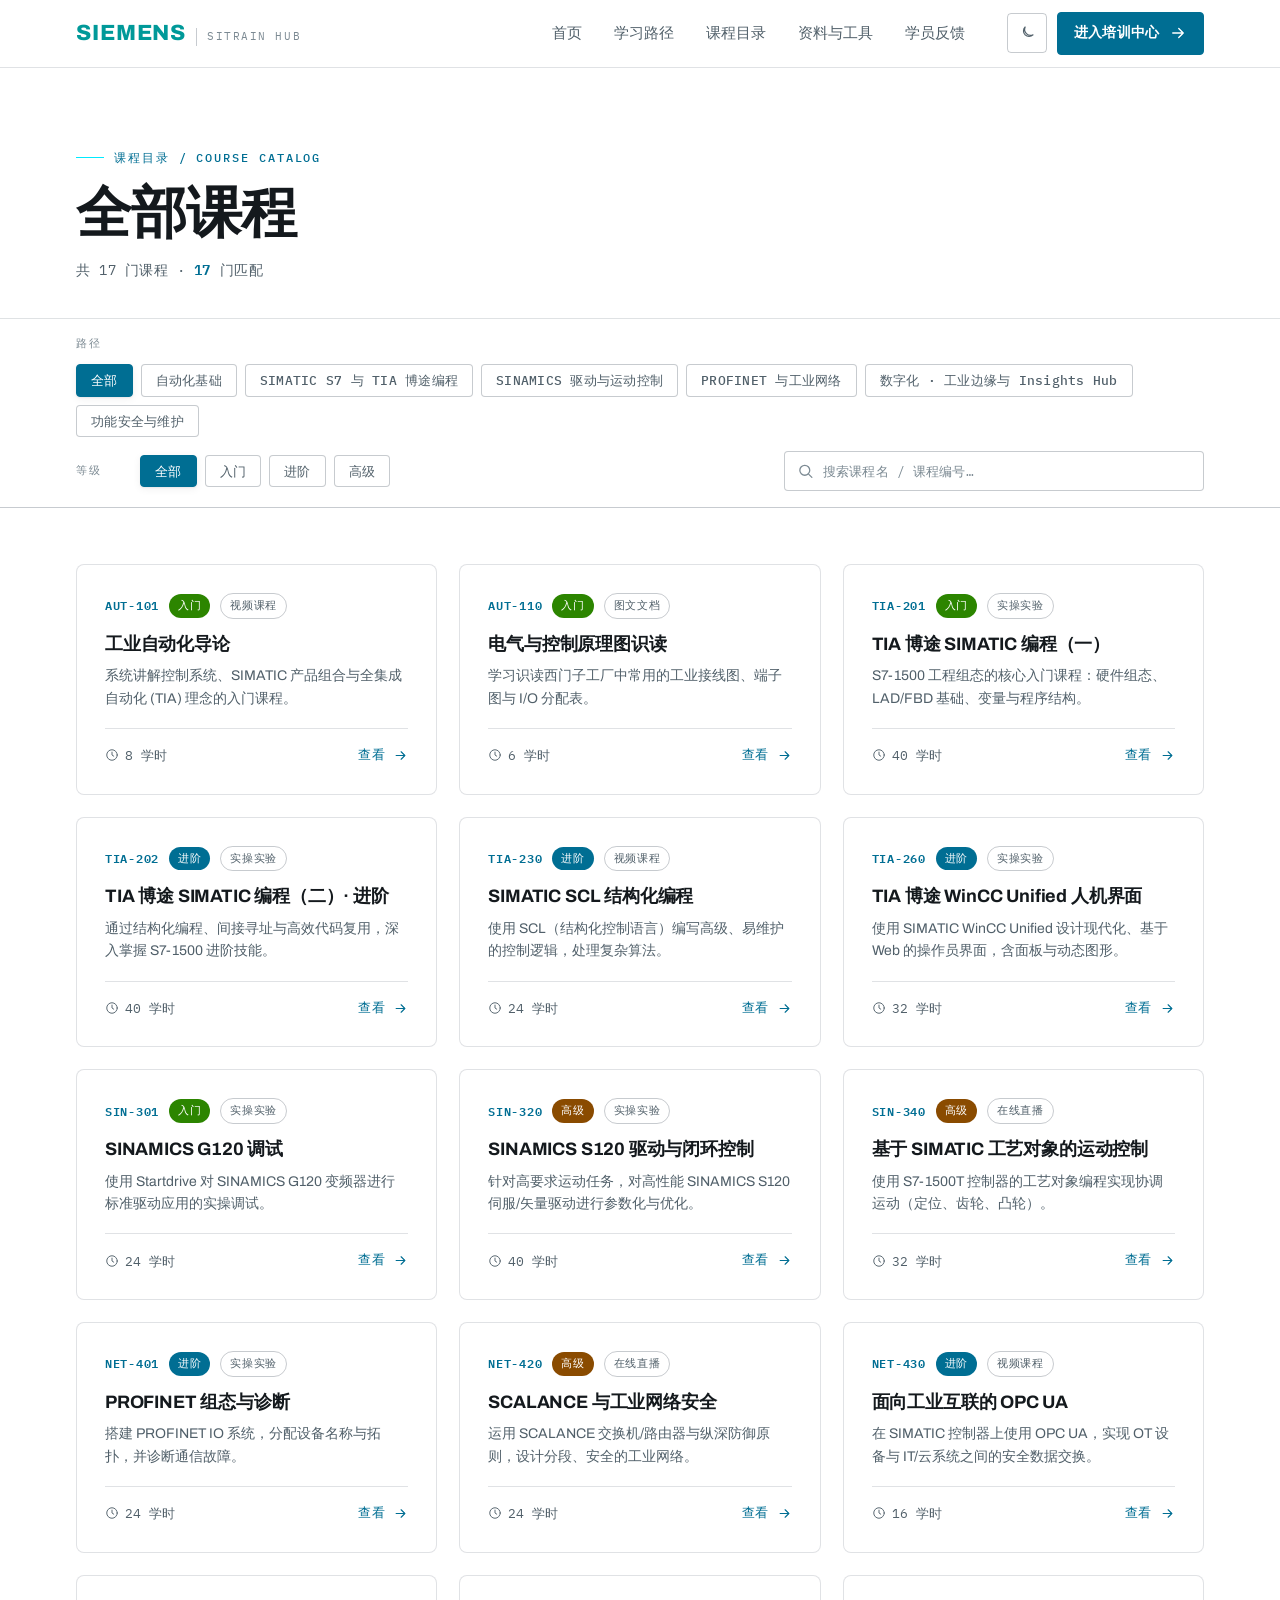
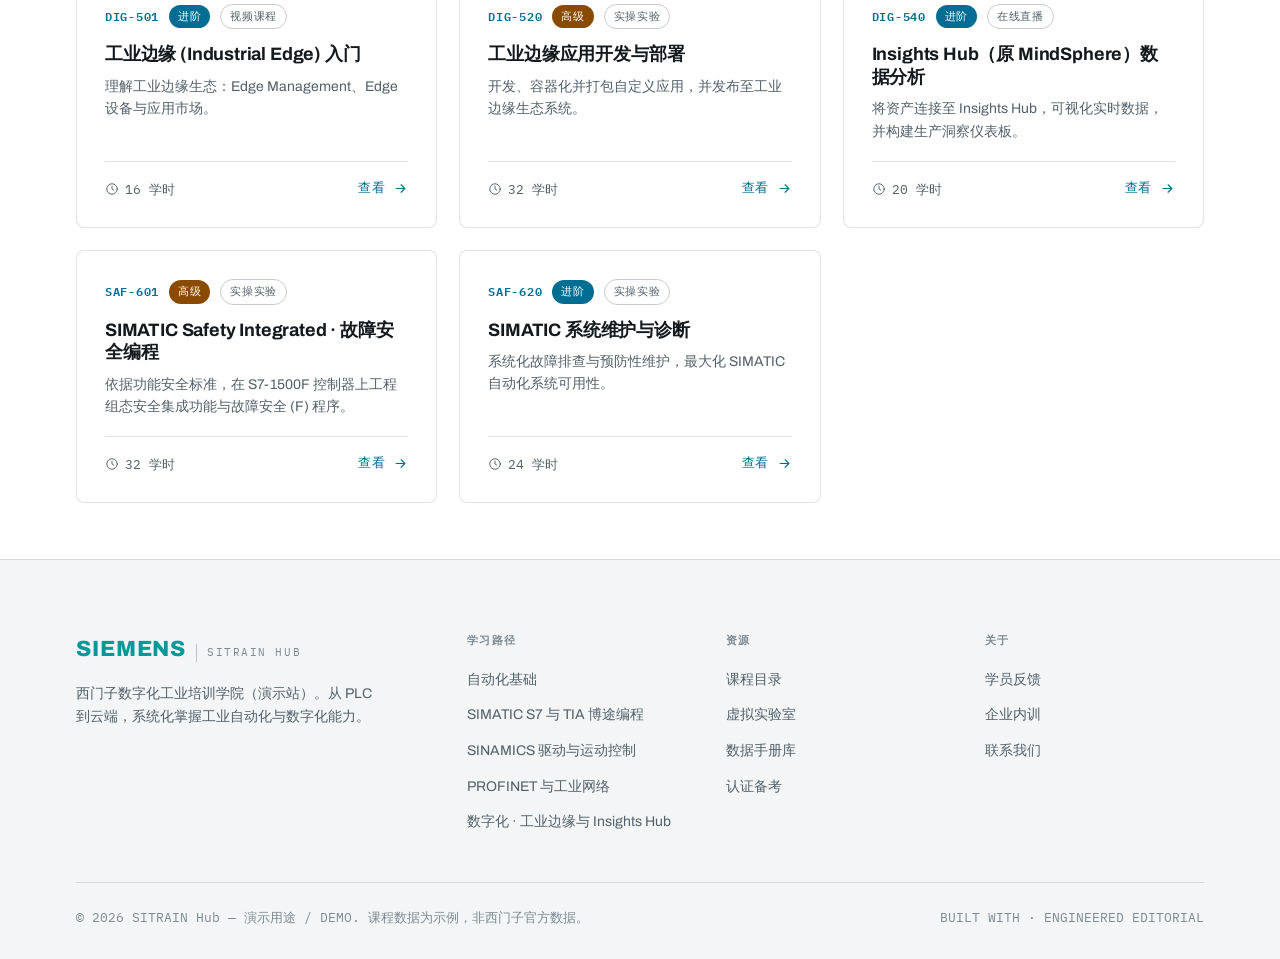
<file: catalog.html>
<!DOCTYPE html>
<html lang="zh-CN" data-theme="light">
<head>
<meta charset="UTF-8" />
<meta name="viewport" content="width=device-width, initial-scale=1.0" />
<title>课程目录 · SITRAIN Hub</title>
<meta name="description" content="SITRAIN Hub 课程目录 —— 按学习路径、难度等级筛选并搜索西门子工业培训课程，从 SIMATIC、SINAMICS 到 PROFINET 与工业边缘全栈课程。" />
<link rel="preconnect" href="https://fonts.googleapis.com" />
<link rel="preconnect" href="https://fonts.gstatic.com" crossorigin />
<link href="https://fonts.googleapis.com/css2?family=Archivo:wght@400;500;600;700;800;900&family=IBM+Plex+Mono:wght@400;500;600&display=swap" rel="stylesheet" />
<link rel="stylesheet" href="assets/styles.css" />
<link rel="icon" href="data:image/svg+xml,%3Csvg xmlns='http://www.w3.org/2000/svg' viewBox='0 0 32 32'%3E%3Crect width='32' height='32' rx='4' fill='%23009999'/%3E%3Ctext x='16' y='22' font-family='Archivo,sans-serif' font-size='18' font-weight='800' fill='white' text-anchor='middle'%3ES%3C/text%3E%3C/svg%3E" />

<!-- ===== Page-specific CSS (catalog only) ===== -->
<style>
  /* page header band — tighten the section since the filter bar follows */
  .catalog-head { padding-block: clamp(40px, 6vw, 72px) clamp(24px, 3vw, 36px); }
  .catalog-head .kicker { margin-bottom: 18px; }
  .catalog-head h1 {
    font-size: clamp(32px, 5vw, 56px);
    font-weight: 800; line-height: 1.02; letter-spacing: -0.02em;
  }
  .result-count {
    margin-top: 16px; font-family: var(--font-mono); font-size: 13.5px;
    letter-spacing: .04em; color: var(--text-soft);
  }
  .result-count b { color: var(--primary); font-weight: 600; }

  /* ---- sticky filter bar ---- */
  .filterbar {
    position: sticky; top: var(--header-h); z-index: 50;
    background: color-mix(in srgb, var(--bg) 88%, transparent);
    backdrop-filter: blur(14px) saturate(140%);
    border-top: 1px solid var(--line);
    border-bottom: 1px solid var(--line-strong);
    transition: background .4s, border-color .4s;
  }
  .filterbar__inner { padding-block: 16px; display: grid; gap: 14px; }
  .filter-row { display: flex; align-items: center; gap: 12px; flex-wrap: wrap; }
  .filter-label {
    font-family: var(--font-mono); font-size: 11px; font-weight: 500;
    letter-spacing: .14em; text-transform: uppercase; color: var(--text-weak);
    flex: none; min-width: 52px;
  }
  .chips { display: flex; flex-wrap: wrap; gap: 8px; }

  /* filter chip — engineered, sharp 4px radius, clear active state */
  .fchip {
    font-family: var(--font-mono); font-size: 12.5px; font-weight: 500;
    letter-spacing: .02em; line-height: 1;
    padding: 9px 14px; border-radius: var(--r);
    border: 1px solid var(--line-strong); background: var(--surface);
    color: var(--text-soft);
    transition: color .18s, border-color .18s, background .18s, box-shadow .18s;
  }
  .fchip:hover { color: var(--primary); border-color: var(--primary); }
  .fchip[aria-pressed="true"] {
    background: var(--primary); border-color: var(--primary);
    color: var(--on-primary); box-shadow: var(--sh-1);
  }
  .fchip[aria-pressed="true"]:hover { color: var(--on-primary); }

  /* search field — mono, matches the engineered look */
  .search {
    position: relative; flex: 1; min-width: 220px; max-width: 420px; margin-left: auto;
  }
  .search svg {
    position: absolute; left: 13px; top: 50%; transform: translateY(-50%);
    width: 17px; height: 17px; color: var(--text-weak); pointer-events: none;
  }
  .search input {
    width: 100%; font-family: var(--font-mono); font-size: 13px; letter-spacing: .01em;
    color: var(--text); background: var(--surface);
    border: 1px solid var(--line-strong); border-radius: var(--r);
    padding: 10px 14px 10px 38px; min-height: 40px;
    transition: border-color .18s, box-shadow .18s;
  }
  .search input::placeholder { color: var(--text-weak); }
  .search input:focus-visible {
    outline: none; border-color: var(--primary);
    box-shadow: 0 0 0 3px color-mix(in srgb, var(--primary) 22%, transparent);
  }

  /* results section */
  .results { padding-block: clamp(32px, 5vw, 56px); }

  /* empty state */
  .empty {
    grid-column: 1 / -1; text-align: center; padding: clamp(48px, 8vw, 88px) 24px;
    border: 1px dashed var(--line-strong); border-radius: var(--r-lg);
    background: var(--surface);
  }
  .empty .icon-box { margin: 0 auto 18px; }
  .empty h3 { font-size: 19px; font-weight: 700; letter-spacing: -0.01em; }
  .empty p { color: var(--text-soft); font-size: 14.5px; margin-top: 8px; }
  .empty .link-arrow { margin-top: 18px; cursor: pointer; }

  @media (max-width: 860px) {
    .search { margin-left: 0; max-width: none; }
    .filter-row { gap: 10px; }
  }
  @media (max-width: 600px) {
    .filter-label { width: 100%; min-width: 0; }
  }
</style>
</head>
<body>

<!-- ===== SVG icon sprite ===== -->
<svg width="0" height="0" style="position:absolute" aria-hidden="true">
  <symbol id="i-chip" viewBox="0 0 24 24" fill="none" stroke="currentColor" stroke-width="1.6" stroke-linecap="round" stroke-linejoin="round"><rect x="7" y="7" width="10" height="10" rx="1"/><path d="M10 7V4M14 7V4M10 20v-3M14 20v-3M7 10H4M7 14H4M20 10h-3M20 14h-3"/></symbol>
  <symbol id="i-code" viewBox="0 0 24 24" fill="none" stroke="currentColor" stroke-width="1.6" stroke-linecap="round" stroke-linejoin="round"><path d="M8 8l-4 4 4 4M16 8l4 4-4 4M13 5l-2 14"/></symbol>
  <symbol id="i-drive" viewBox="0 0 24 24" fill="none" stroke="currentColor" stroke-width="1.6" stroke-linecap="round" stroke-linejoin="round"><circle cx="12" cy="12" r="3.2"/><path d="M12 3v3M12 18v3M3 12h3M18 12h3M5.6 5.6l2.1 2.1M16.3 16.3l2.1 2.1M18.4 5.6l-2.1 2.1M7.7 16.3l-2.1 2.1"/></symbol>
  <symbol id="i-network" viewBox="0 0 24 24" fill="none" stroke="currentColor" stroke-width="1.6" stroke-linecap="round" stroke-linejoin="round"><circle cx="12" cy="5" r="2.2"/><circle cx="5" cy="19" r="2.2"/><circle cx="19" cy="19" r="2.2"/><path d="M12 7.2v4M12 11.2L6.2 17M12 11.2L17.8 17"/></symbol>
  <symbol id="i-edge" viewBox="0 0 24 24" fill="none" stroke="currentColor" stroke-width="1.6" stroke-linecap="round" stroke-linejoin="round"><path d="M7 18a4 4 0 010-8 5 5 0 019.6-1.3A3.5 3.5 0 0117 18z"/><path d="M12 11v4M10 13h4"/></symbol>
  <symbol id="i-shield" viewBox="0 0 24 24" fill="none" stroke="currentColor" stroke-width="1.6" stroke-linecap="round" stroke-linejoin="round"><path d="M12 3l7 3v5c0 4.4-3 8.3-7 9.5C8 19.3 5 15.4 5 11V6z"/><path d="M9.2 12l2 2 3.6-4"/></symbol>
  <symbol id="i-doc" viewBox="0 0 24 24" fill="none" stroke="currentColor" stroke-width="1.6" stroke-linecap="round" stroke-linejoin="round"><path d="M14 3H7a2 2 0 00-2 2v14a2 2 0 002 2h10a2 2 0 002-2V8z"/><path d="M14 3v5h5M9 13h6M9 17h6"/></symbol>
  <symbol id="i-play" viewBox="0 0 24 24" fill="none" stroke="currentColor" stroke-width="1.6" stroke-linecap="round" stroke-linejoin="round"><circle cx="12" cy="12" r="9"/><path d="M10 8.5l5 3.5-5 3.5z" fill="currentColor" stroke="none"/></symbol>
  <symbol id="i-badge" viewBox="0 0 24 24" fill="none" stroke="currentColor" stroke-width="1.6" stroke-linecap="round" stroke-linejoin="round"><circle cx="12" cy="9" r="5"/><path d="M9 13.5L8 21l4-2 4 2-1-7.5"/></symbol>
  <symbol id="i-clock" viewBox="0 0 24 24" fill="none" stroke="currentColor" stroke-width="1.6" stroke-linecap="round" stroke-linejoin="round"><circle cx="12" cy="12" r="9"/><path d="M12 7v5l3 2"/></symbol>
  <symbol id="i-arrow" viewBox="0 0 24 24" fill="none" stroke="currentColor" stroke-width="1.8" stroke-linecap="round" stroke-linejoin="round"><path d="M5 12h14M13 6l6 6-6 6"/></symbol>
  <symbol id="i-sun" viewBox="0 0 24 24" fill="none" stroke="currentColor" stroke-width="1.6" stroke-linecap="round" stroke-linejoin="round"><circle cx="12" cy="12" r="4"/><path d="M12 2v2M12 20v2M2 12h2M20 12h2M4.9 4.9l1.4 1.4M17.7 17.7l1.4 1.4M19.1 4.9l-1.4 1.4M6.3 17.7l-1.4 1.4"/></symbol>
  <symbol id="i-moon" viewBox="0 0 24 24" fill="none" stroke="currentColor" stroke-width="1.6" stroke-linecap="round" stroke-linejoin="round"><path d="M20 14.5A8 8 0 019.5 4 7 7 0 1020 14.5z"/></symbol>
  <symbol id="i-menu" viewBox="0 0 24 24" fill="none" stroke="currentColor" stroke-width="1.8" stroke-linecap="round"><path d="M4 7h16M4 12h16M4 17h16"/></symbol>
  <symbol id="i-close" viewBox="0 0 24 24" fill="none" stroke="currentColor" stroke-width="1.8" stroke-linecap="round"><path d="M6 6l12 12M18 6L6 18"/></symbol>
  <symbol id="i-search" viewBox="0 0 24 24" fill="none" stroke="currentColor" stroke-width="1.8" stroke-linecap="round" stroke-linejoin="round"><circle cx="11" cy="11" r="7"/><path d="M21 21l-4.3-4.3"/></symbol>
</svg>

<!-- ===== Header ===== -->
<header class="header">
  <div class="wrap header__inner">
    <a class="brand" href="index.html#top" aria-label="SITRAIN Hub 首页">
      <span class="brand__mark">SIEMENS</span>
      <span class="brand__sub">SITRAIN Hub</span>
    </a>
    <nav class="nav" id="nav" aria-label="主导航"></nav>
    <div class="header__actions">
      <button class="theme-toggle" id="themeToggle" aria-label="切换深色/浅色主题">
        <svg class="i-moon"><use href="#i-moon"/></svg>
        <svg class="i-sun"><use href="#i-sun"/></svg>
      </button>
      <a class="btn btn--sm" href="catalog.html">进入培训中心<svg><use href="#i-arrow"/></svg></a>
      <button class="menu-btn" id="menuBtn" aria-label="打开菜单"><svg style="width:22px;height:22px"><use href="#i-menu"/></svg></button>
    </div>
  </div>
</header>

<div class="drawer" id="drawer" aria-hidden="true">
  <button class="drawer__close" id="drawerClose" aria-label="关闭菜单"><svg style="width:26px;height:26px"><use href="#i-close"/></svg></button>
  <nav id="navMobile" aria-label="移动导航"></nav>
</div>

<main id="top">

<!-- ===== Page header band ===== -->
<section class="section catalog-head">
  <div class="wrap">
    <div class="kicker">课程目录 / COURSE CATALOG</div>
    <h1>全部课程</h1>
    <p class="result-count" id="resultCount" aria-live="polite"></p>
  </div>
</section>

<!-- ===== Sticky filter bar ===== -->
<div class="filterbar">
  <div class="wrap filterbar__inner">
    <div class="filter-row">
      <span class="filter-label">路径</span>
      <div class="chips" id="trackChips" role="group" aria-label="按学习路径筛选"></div>
    </div>
    <div class="filter-row">
      <span class="filter-label">等级</span>
      <div class="chips" id="levelChips" role="group" aria-label="按难度等级筛选"></div>
      <div class="search">
        <svg aria-hidden="true"><use href="#i-search"/></svg>
        <input id="searchInput" type="search" autocomplete="off"
               placeholder="搜索课程名 / 课程编号…" aria-label="搜索课程名或课程编号" />
      </div>
    </div>
  </div>
</div>

<!-- ===== Results ===== -->
<section class="results">
  <div class="wrap">
    <div class="grid cols-3" id="resultsGrid"></div>
  </div>
</section>

</main>

<!-- ===== Footer ===== -->
<footer class="footer">
  <div class="wrap">
    <div class="footer__grid">
      <div class="footer__brand">
        <a class="brand" href="index.html#top"><span class="brand__mark">SIEMENS</span><span class="brand__sub">SITRAIN Hub</span></a>
        <p>西门子数字化工业培训学院（演示站）。从 PLC 到云端，系统化掌握工业自动化与数字化能力。</p>
      </div>
      <div><h4>学习路径</h4><ul id="foot-paths"></ul></div>
      <div><h4>资源</h4><ul>
        <li><a href="catalog.html">课程目录</a></li>
        <li><a href="index.html#resources">虚拟实验室</a></li>
        <li><a href="index.html#resources">数据手册库</a></li>
        <li><a href="index.html#resources">认证备考</a></li>
      </ul></div>
      <div><h4>关于</h4><ul>
        <li><a href="index.html#voices">学员反馈</a></li>
        <li><a href="index.html#paths">企业内训</a></li>
        <li><a href="index.html#top">联系我们</a></li>
      </ul></div>
    </div>
    <div class="footer__bottom">
      <span>© 2026 SITRAIN Hub — 演示用途 / DEMO. 课程数据为示例，非西门子官方数据。</span>
      <span>BUILT WITH · ENGINEERED EDITORIAL</span>
    </div>
  </div>
</footer>

<script src="assets/data.js"></script>
<script src="assets/app.js"></script>
<script>
(function () {
  "use strict";
  var D = window.SITE_DATA || {};
  var S = window.SITRAIN || {};
  var courses = D.courses || [];
  var tracks = D.tracks || [];
  var LV_ZH = S.LV_ZH || { Beginner: "入门", Intermediate: "进阶", Advanced: "高级" };
  var $ = function (s) { return document.querySelector(s); };

  var trackChips = $("#trackChips");
  var levelChips = $("#levelChips");
  var searchInput = $("#searchInput");
  var grid = $("#resultsGrid");
  var countEl = $("#resultCount");

  // ---- filter state ----
  var state = { track: "all", level: "all", q: "" };

  // pre-select track from ?track=<trackId>
  try {
    var params = new URLSearchParams(window.location.search);
    var qt = params.get("track");
    if (qt && tracks.some(function (t) { return t.id === qt; })) state.track = qt;
  } catch (e) {}

  // ---- build chips ----
  function chipHTML(value, label, active) {
    return '<button type="button" class="fchip" data-value="' + value +
      '" aria-pressed="' + (active ? "true" : "false") + '">' + label + "</button>";
  }

  // track chips: 全部 + each track (name_zh)
  trackChips.innerHTML = chipHTML("all", "全部", state.track === "all") +
    tracks.map(function (t) {
      return chipHTML(t.id, t.name_zh, state.track === t.id);
    }).join("");

  // level chips: 全部 / 入门 / 进阶 / 高级
  var LEVELS = ["all", "Beginner", "Intermediate", "Advanced"];
  levelChips.innerHTML = LEVELS.map(function (lv) {
    return chipHTML(lv, lv === "all" ? "全部" : (LV_ZH[lv] || lv), state.level === lv);
  }).join("");

  // ---- chip group selection (single-select) ----
  function wireGroup(container, key) {
    container.addEventListener("click", function (e) {
      var btn = e.target.closest(".fchip");
      if (!btn || !container.contains(btn)) return;
      state[key] = btn.getAttribute("data-value");
      Array.prototype.forEach.call(container.querySelectorAll(".fchip"), function (c) {
        c.setAttribute("aria-pressed", c === btn ? "true" : "false");
      });
      render();
    });
  }
  wireGroup(trackChips, "track");
  wireGroup(levelChips, "level");

  searchInput.addEventListener("input", function () {
    state.q = searchInput.value.trim().toLowerCase();
    render();
  });

  // ---- filtering: track AND level AND search ----
  function matches(c) {
    if (state.track !== "all" && c.track !== state.track) return false;
    if (state.level !== "all" && c.level !== state.level) return false;
    if (state.q) {
      var hay = (
        (c.title_zh || "") + " " +
        (c.title_en || "") + " " +
        (c.id || "")
      ).toLowerCase();
      if (hay.indexOf(state.q) === -1) return false;
    }
    return true;
  }

  // ---- render results + count (cards rendered plain, always visible) ----
  function render() {
    var list = courses.filter(matches);
    var total = courses.length;

    countEl.innerHTML = "共 " + total + " 门课程 · <b>" + list.length + "</b> 门匹配";

    if (!list.length) {
      grid.innerHTML =
        '<div class="empty">' +
          '<div class="icon-box"><svg><use href="#i-search"/></svg></div>' +
          '<h3>没有匹配的课程</h3>' +
          '<p>没有匹配的课程，试试调整筛选条件。</p>' +
          '<button type="button" class="link-arrow" id="clearFilters">重置筛选 <svg><use href="#i-arrow"/></svg></button>' +
        '</div>';
      var clr = $("#clearFilters");
      if (clr) clr.addEventListener("click", resetAll);
      return;
    }

    grid.innerHTML = list.map(function (c) {
      return S.courseCard ? S.courseCard(c) : "";
    }).join("");
  }

  function resetAll() {
    state.track = "all"; state.level = "all"; state.q = "";
    searchInput.value = "";
    Array.prototype.forEach.call(document.querySelectorAll(".fchip"), function (c) {
      c.setAttribute("aria-pressed", c.getAttribute("data-value") === "all" ? "true" : "false");
    });
    render();
  }

  render();
})();
</script>
</body>
</html>
</file>
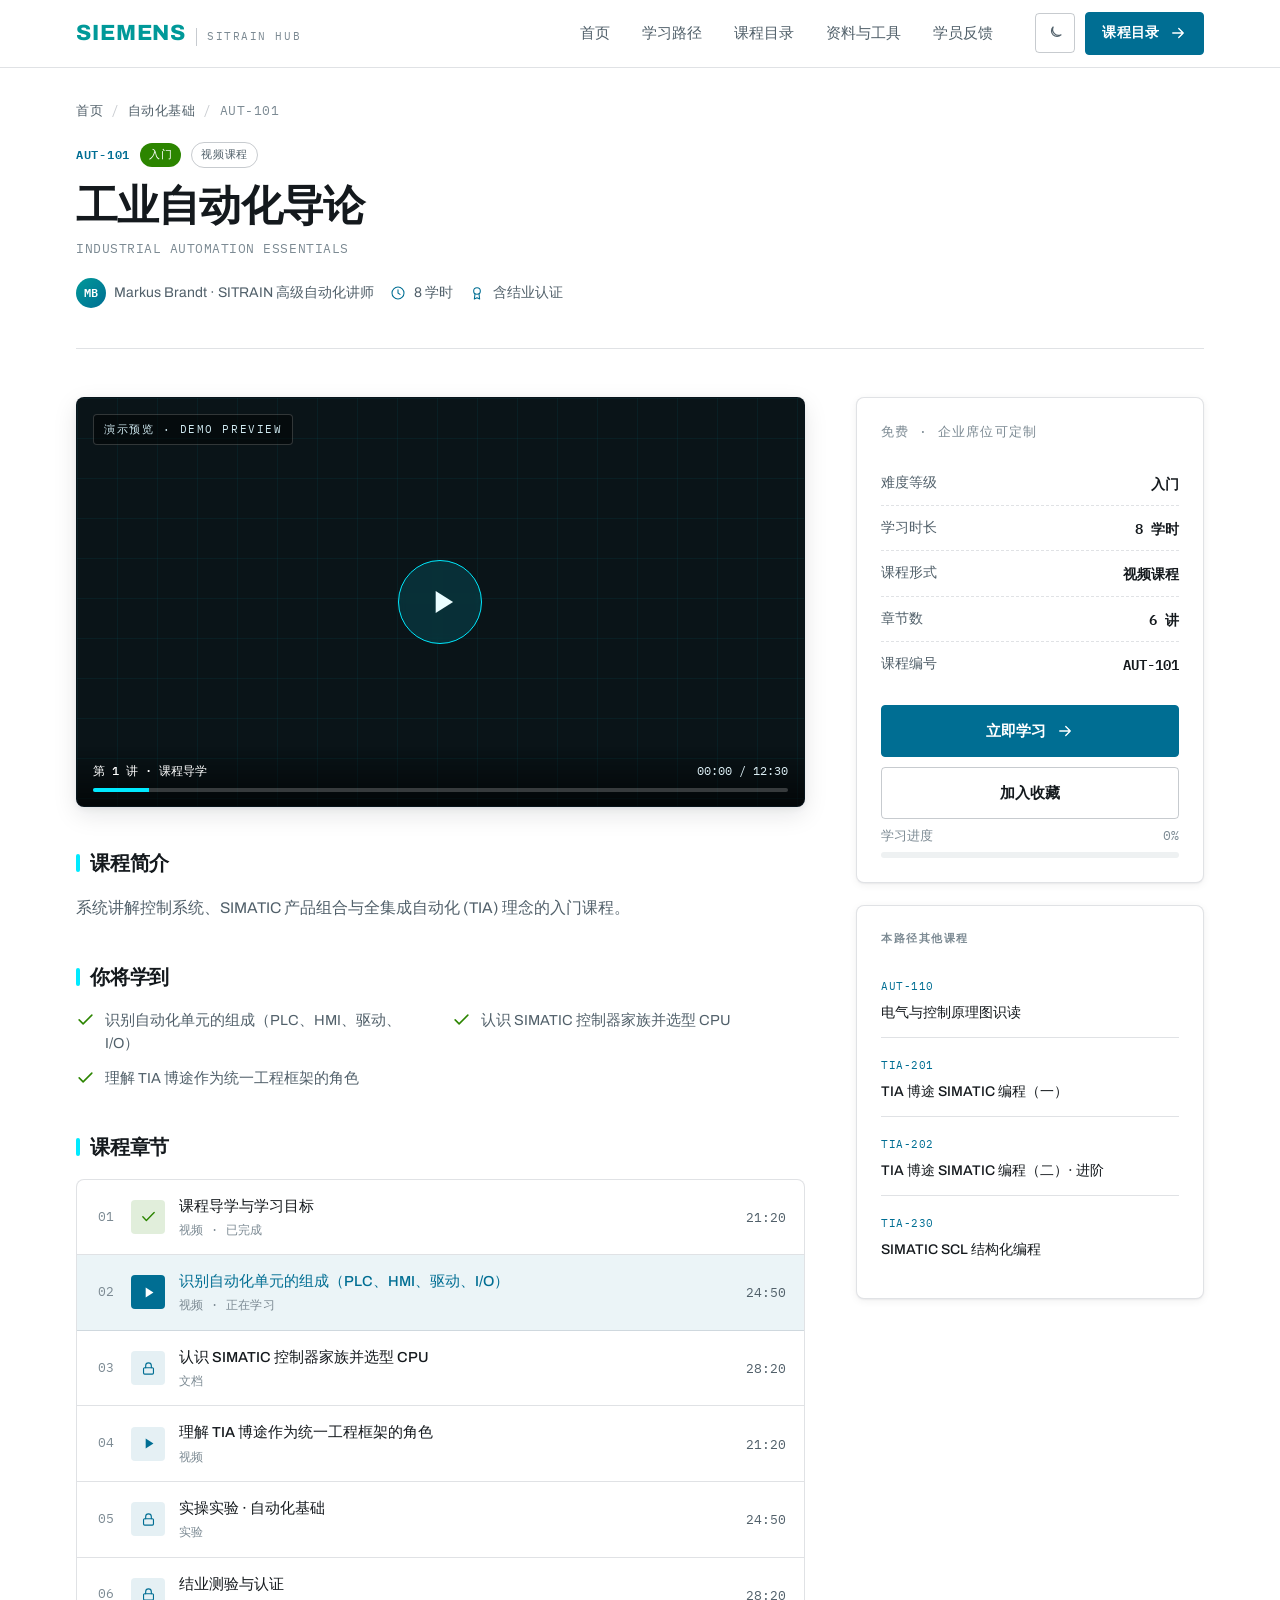
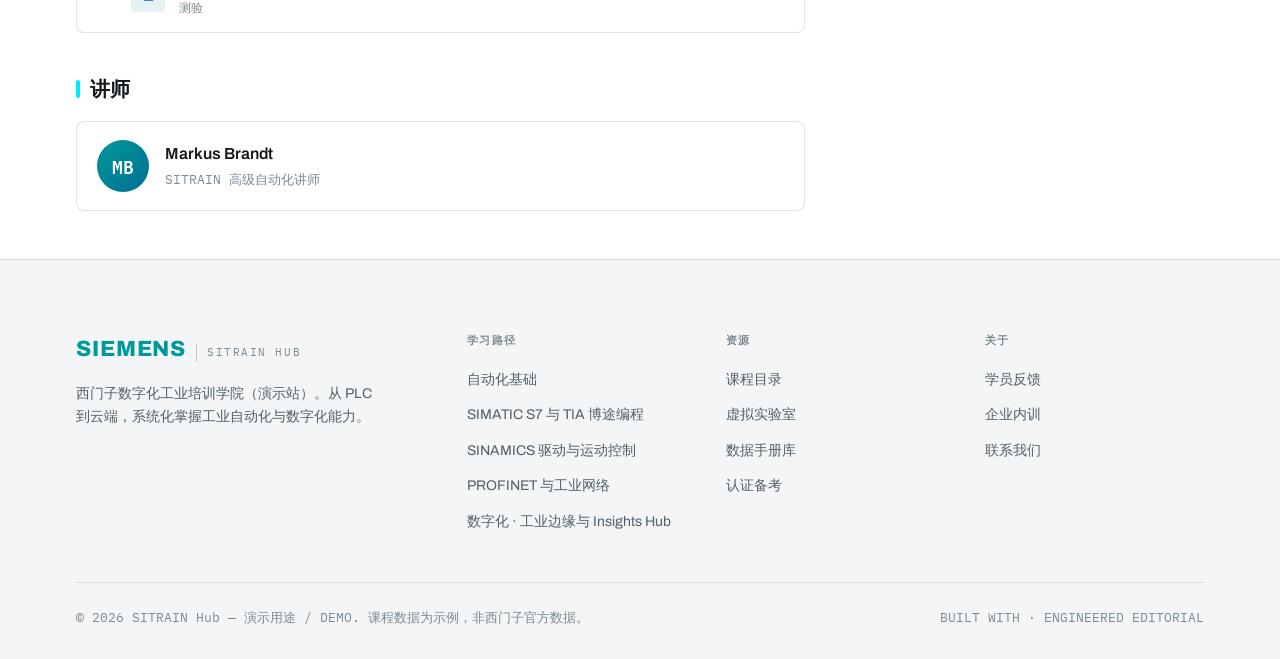
<file: course.html>
<!DOCTYPE html>
<html lang="zh-CN" data-theme="light">
<head>
<meta charset="UTF-8" />
<meta name="viewport" content="width=device-width, initial-scale=1.0" />
<title>课程详情 · SITRAIN Hub</title>
<meta name="description" content="SITRAIN Hub 课程学习页 —— 视频课程、章节目录、讲师信息与学习进度。" />
<link rel="preconnect" href="https://fonts.googleapis.com" />
<link rel="preconnect" href="https://fonts.gstatic.com" crossorigin />
<link href="https://fonts.googleapis.com/css2?family=Archivo:wght@400;500;600;700;800;900&family=IBM+Plex+Mono:wght@400;500;600&display=swap" rel="stylesheet" />
<link rel="stylesheet" href="assets/styles.css" />
<link rel="icon" href="data:image/svg+xml,%3Csvg xmlns='http://www.w3.org/2000/svg' viewBox='0 0 32 32'%3E%3Crect width='32' height='32' rx='4' fill='%23009999'/%3E%3Ctext x='16' y='22' font-family='Archivo,sans-serif' font-size='18' font-weight='800' fill='white' text-anchor='middle'%3ES%3C/text%3E%3C/svg%3E" />
<style>
  .crumbs { font-family: var(--font-mono); font-size: 12.5px; color: var(--text-weak); letter-spacing: .04em; display: flex; gap: 8px; flex-wrap: wrap; align-items: center; padding-top: clamp(20px,3vw,32px); }
  .crumbs a { color: var(--text-soft); } .crumbs a:hover { color: var(--primary); }
  .crumbs .sep { color: var(--line-strong); }

  .course-hd { padding-block: 22px clamp(28px,4vw,40px); border-bottom: 1px solid var(--line); }
  .course-hd__meta { display: flex; align-items: center; gap: 10px; flex-wrap: wrap; margin-bottom: 16px; }
  .course-hd h1 { font-size: clamp(26px,3.6vw,42px); font-weight: 800; letter-spacing: -0.02em; line-height: 1.08; max-width: 22ch; }
  .course-hd__en { font-family: var(--font-mono); font-size: 13px; color: var(--text-weak); letter-spacing: .04em; margin-top: 10px; text-transform: uppercase; }
  .course-hd__by { display: flex; align-items: center; gap: 16px; flex-wrap: wrap; margin-top: 18px; color: var(--text-soft); font-size: 14px; }
  .course-hd__by .it { display: inline-flex; align-items: center; gap: 8px; }
  .course-hd__by .it svg { width: 16px; height: 16px; color: var(--primary); }
  .mini-av { width: 30px; height: 30px; border-radius: 50%; display: grid; place-items: center; font-family: var(--font-mono); font-weight: 600; font-size: 12px; color: var(--on-primary); background: linear-gradient(135deg, var(--petrol), var(--primary)); }

  .layout { display: grid; grid-template-columns: 1fr 348px; gap: clamp(28px,4vw,52px); align-items: start; padding-block: clamp(32px,4vw,48px); }

  /* player */
  .player { position: relative; aspect-ratio: 16/9; background: #0a1418; border-radius: var(--r-lg); overflow: hidden; border: 1px solid var(--line-strong); box-shadow: var(--sh-2); }
  .player::after { content: ""; position: absolute; inset: 0; background-image: linear-gradient(rgba(0,234,255,.05) 1px, transparent 1px), linear-gradient(90deg, rgba(0,234,255,.05) 1px, transparent 1px); background-size: 40px 40px; }
  .player__badge { position: absolute; top: 16px; left: 16px; z-index: 3; font-family: var(--font-mono); font-size: 11px; letter-spacing: .14em; text-transform: uppercase; color: #cfe9f0; background: rgba(0,0,0,.45); border: 1px solid rgba(255,255,255,.18); padding: 6px 10px; border-radius: var(--r); }
  .player__play { position: absolute; inset: 0; margin: auto; width: 84px; height: 84px; border-radius: 50%; display: grid; place-items: center; z-index: 3; background: rgba(0,194,214,.16); border: 1.5px solid var(--accent-bright); color: #eafdff; backdrop-filter: blur(4px); transition: transform .2s, background .2s; }
  .player__play:hover { transform: scale(1.06); background: rgba(0,194,214,.3); }
  .player__play svg { width: 38px; height: 38px; margin-left: 4px; }
  .player__bar { position: absolute; left: 0; right: 0; bottom: 0; z-index: 3; padding: 14px 16px; background: linear-gradient(transparent, rgba(0,0,0,.65)); color: #dbeef4; }
  .player__time { font-family: var(--font-mono); font-size: 12px; display: flex; justify-content: space-between; margin-bottom: 8px; }
  .player__now { color: #fff; font-weight: 500; max-width: 70%; overflow: hidden; text-overflow: ellipsis; white-space: nowrap; }
  .player__track { height: 4px; background: rgba(255,255,255,.2); border-radius: 2px; overflow: hidden; }
  .player__fill { height: 100%; width: 8%; background: var(--accent-bright); }

  .block { padding-top: clamp(28px,3.5vw,40px); }
  .block > h2 { font-size: 20px; font-weight: 700; letter-spacing: -0.01em; margin-bottom: 16px; display: flex; align-items: center; gap: 10px; }
  .block > h2::before { content: ""; width: 4px; height: 18px; background: var(--accent-bright); border-radius: 2px; }
  .block p.lead { color: var(--text-soft); font-size: 15.5px; line-height: 1.7; }

  .learn { display: grid; grid-template-columns: 1fr 1fr; gap: 12px 24px; }
  .learn li { display: flex; gap: 10px; align-items: flex-start; color: var(--text-soft); font-size: 14.5px; }
  .learn li svg { width: 19px; height: 19px; color: var(--success); flex: none; margin-top: 1px; }

  .teacher { display: flex; gap: 16px; align-items: center; background: var(--surface); border: 1px solid var(--line); border-radius: var(--r-lg); padding: 18px 20px; }
  .teacher .avatar { width: 52px; height: 52px; font-size: 18px; }
  .teacher .nm { font-weight: 600; font-size: 16px; } .teacher .ti { color: var(--text-weak); font-size: 13px; font-family: var(--font-mono); margin-top: 3px; }

  /* chapters */
  .chapters { border: 1px solid var(--line); border-radius: var(--r-lg); overflow: hidden; background: var(--surface); }
  .lesson { display: flex; align-items: center; gap: 14px; padding: 15px 18px; border-bottom: 1px solid var(--line); cursor: pointer; transition: background .15s; }
  .lesson:last-child { border-bottom: 0; }
  .lesson:hover { background: var(--bg-alt); }
  .lesson__n { font-family: var(--font-mono); font-size: 13px; color: var(--text-weak); width: 22px; flex: none; text-align: center; }
  .lesson__ic { width: 34px; height: 34px; flex: none; border-radius: var(--r); display: grid; place-items: center; background: color-mix(in srgb, var(--primary) 10%, transparent); color: var(--primary); }
  .lesson__ic svg { width: 17px; height: 17px; }
  .lesson__main { flex: 1; min-width: 0; }
  .lesson__t { font-size: 14.5px; font-weight: 500; }
  .lesson__meta { font-family: var(--font-mono); font-size: 11.5px; color: var(--text-weak); margin-top: 3px; letter-spacing: .03em; }
  .lesson__dur { font-family: var(--font-mono); font-size: 12.5px; color: var(--text-soft); flex: none; }
  .lesson.is-current { background: color-mix(in srgb, var(--primary) 8%, transparent); }
  .lesson.is-current .lesson__ic { background: var(--primary); color: var(--on-primary); }
  .lesson.is-current .lesson__t { color: var(--primary); }
  .lesson.is-done .lesson__ic { background: color-mix(in srgb, var(--success) 14%, transparent); color: var(--success); }

  /* sidebar */
  .side { position: sticky; top: calc(var(--header-h) + 20px); display: grid; gap: 22px; }
  .side__card { background: var(--surface); border: 1px solid var(--line); border-radius: var(--r-lg); padding: 24px; box-shadow: var(--sh-1); }
  .side__price { font-family: var(--font-mono); font-size: 13px; color: var(--text-weak); text-transform: uppercase; letter-spacing: .1em; }
  .side__spec { margin: 18px 0; display: grid; gap: 0; }
  .side__spec div { display: flex; justify-content: space-between; padding: 11px 0; border-bottom: 1px dashed var(--line); font-size: 14px; color: var(--text-soft); }
  .side__spec div:last-child { border-bottom: 0; }
  .side__spec b { color: var(--text); font-weight: 600; font-family: var(--font-mono); }
  .prog { margin-top: 6px; } .prog__l { display: flex; justify-content: space-between; font-size: 12.5px; color: var(--text-weak); font-family: var(--font-mono); margin-bottom: 7px; }
  .prog__track { height: 6px; background: var(--surface-2); border-radius: 3px; overflow: hidden; } .prog__fill { height: 100%; width: 0%; background: linear-gradient(90deg, var(--petrol), var(--accent-bright)); }
  .side__more h4 { font-family: var(--font-mono); font-size: 11px; letter-spacing: .14em; text-transform: uppercase; color: var(--text-weak); margin-bottom: 12px; }
  .more-item { display: block; padding: 13px 0; border-bottom: 1px solid var(--line); }
  .more-item:last-child { border-bottom: 0; }
  .more-item .c { font-family: var(--font-mono); font-size: 11px; color: var(--primary); letter-spacing: .05em; }
  .more-item .t { font-size: 14px; font-weight: 500; margin-top: 4px; transition: color .15s; }
  .more-item:hover .t { color: var(--primary); }

  @media (max-width: 980px) { .layout { grid-template-columns: 1fr; } .side { position: static; } }
  @media (max-width: 600px) { .learn { grid-template-columns: 1fr; } }
</style>
</head>
<body>

<!-- ===== SVG icon sprite ===== -->
<svg width="0" height="0" style="position:absolute" aria-hidden="true">
  <symbol id="i-chip" viewBox="0 0 24 24" fill="none" stroke="currentColor" stroke-width="1.6" stroke-linecap="round" stroke-linejoin="round"><rect x="7" y="7" width="10" height="10" rx="1"/><path d="M10 7V4M14 7V4M10 20v-3M14 20v-3M7 10H4M7 14H4M20 10h-3M20 14h-3"/></symbol>
  <symbol id="i-code" viewBox="0 0 24 24" fill="none" stroke="currentColor" stroke-width="1.6" stroke-linecap="round" stroke-linejoin="round"><path d="M8 8l-4 4 4 4M16 8l4 4-4 4M13 5l-2 14"/></symbol>
  <symbol id="i-drive" viewBox="0 0 24 24" fill="none" stroke="currentColor" stroke-width="1.6" stroke-linecap="round" stroke-linejoin="round"><circle cx="12" cy="12" r="3.2"/><path d="M12 3v3M12 18v3M3 12h3M18 12h3M5.6 5.6l2.1 2.1M16.3 16.3l2.1 2.1M18.4 5.6l-2.1 2.1M7.7 16.3l-2.1 2.1"/></symbol>
  <symbol id="i-network" viewBox="0 0 24 24" fill="none" stroke="currentColor" stroke-width="1.6" stroke-linecap="round" stroke-linejoin="round"><circle cx="12" cy="5" r="2.2"/><circle cx="5" cy="19" r="2.2"/><circle cx="19" cy="19" r="2.2"/><path d="M12 7.2v4M12 11.2L6.2 17M12 11.2L17.8 17"/></symbol>
  <symbol id="i-edge" viewBox="0 0 24 24" fill="none" stroke="currentColor" stroke-width="1.6" stroke-linecap="round" stroke-linejoin="round"><path d="M7 18a4 4 0 010-8 5 5 0 019.6-1.3A3.5 3.5 0 0117 18z"/><path d="M12 11v4M10 13h4"/></symbol>
  <symbol id="i-shield" viewBox="0 0 24 24" fill="none" stroke="currentColor" stroke-width="1.6" stroke-linecap="round" stroke-linejoin="round"><path d="M12 3l7 3v5c0 4.4-3 8.3-7 9.5C8 19.3 5 15.4 5 11V6z"/><path d="M9.2 12l2 2 3.6-4"/></symbol>
  <symbol id="i-doc" viewBox="0 0 24 24" fill="none" stroke="currentColor" stroke-width="1.6" stroke-linecap="round" stroke-linejoin="round"><path d="M14 3H7a2 2 0 00-2 2v14a2 2 0 002 2h10a2 2 0 002-2V8z"/><path d="M14 3v5h5M9 13h6M9 17h6"/></symbol>
  <symbol id="i-play" viewBox="0 0 24 24" fill="none" stroke="currentColor" stroke-width="1.6" stroke-linecap="round" stroke-linejoin="round"><circle cx="12" cy="12" r="9"/><path d="M10 8.5l5 3.5-5 3.5z" fill="currentColor" stroke="none"/></symbol>
  <symbol id="i-play-sm" viewBox="0 0 24 24" fill="none" stroke="currentColor" stroke-width="1.6" stroke-linecap="round" stroke-linejoin="round"><path d="M8 5l11 7-11 7z" fill="currentColor" stroke="none"/></symbol>
  <symbol id="i-badge" viewBox="0 0 24 24" fill="none" stroke="currentColor" stroke-width="1.6" stroke-linecap="round" stroke-linejoin="round"><circle cx="12" cy="9" r="5"/><path d="M9 13.5L8 21l4-2 4 2-1-7.5"/></symbol>
  <symbol id="i-clock" viewBox="0 0 24 24" fill="none" stroke="currentColor" stroke-width="1.6" stroke-linecap="round" stroke-linejoin="round"><circle cx="12" cy="12" r="9"/><path d="M12 7v5l3 2"/></symbol>
  <symbol id="i-arrow" viewBox="0 0 24 24" fill="none" stroke="currentColor" stroke-width="1.8" stroke-linecap="round" stroke-linejoin="round"><path d="M5 12h14M13 6l6 6-6 6"/></symbol>
  <symbol id="i-sun" viewBox="0 0 24 24" fill="none" stroke="currentColor" stroke-width="1.6" stroke-linecap="round" stroke-linejoin="round"><circle cx="12" cy="12" r="4"/><path d="M12 2v2M12 20v2M2 12h2M20 12h2M4.9 4.9l1.4 1.4M17.7 17.7l1.4 1.4M19.1 4.9l-1.4 1.4M6.3 17.7l-1.4 1.4"/></symbol>
  <symbol id="i-moon" viewBox="0 0 24 24" fill="none" stroke="currentColor" stroke-width="1.6" stroke-linecap="round" stroke-linejoin="round"><path d="M20 14.5A8 8 0 019.5 4 7 7 0 1020 14.5z"/></symbol>
  <symbol id="i-menu" viewBox="0 0 24 24" fill="none" stroke="currentColor" stroke-width="1.8" stroke-linecap="round"><path d="M4 7h16M4 12h16M4 17h16"/></symbol>
  <symbol id="i-close" viewBox="0 0 24 24" fill="none" stroke="currentColor" stroke-width="1.8" stroke-linecap="round"><path d="M6 6l12 12M18 6L6 18"/></symbol>
  <symbol id="i-check" viewBox="0 0 24 24" fill="none" stroke="currentColor" stroke-width="2" stroke-linecap="round" stroke-linejoin="round"><path d="M4 12.5l5 5L20 6.5"/></symbol>
  <symbol id="i-lock" viewBox="0 0 24 24" fill="none" stroke="currentColor" stroke-width="1.6" stroke-linecap="round" stroke-linejoin="round"><rect x="5" y="11" width="14" height="9" rx="1.5"/><path d="M8 11V8a4 4 0 018 0v3"/></symbol>
</svg>

<!-- ===== Header ===== -->
<header class="header">
  <div class="wrap header__inner">
    <a class="brand" href="index.html#top" aria-label="SITRAIN Hub 首页">
      <span class="brand__mark">SIEMENS</span>
      <span class="brand__sub">SITRAIN Hub</span>
    </a>
    <nav class="nav" id="nav" aria-label="主导航"></nav>
    <div class="header__actions">
      <button class="theme-toggle" id="themeToggle" aria-label="切换深色/浅色主题">
        <svg class="i-moon"><use href="#i-moon"/></svg>
        <svg class="i-sun"><use href="#i-sun"/></svg>
      </button>
      <a class="btn btn--sm" href="catalog.html">课程目录<svg><use href="#i-arrow"/></svg></a>
      <button class="menu-btn" id="menuBtn" aria-label="打开菜单"><svg style="width:22px;height:22px"><use href="#i-menu"/></svg></button>
    </div>
  </div>
</header>

<div class="drawer" id="drawer" aria-hidden="true">
  <button class="drawer__close" id="drawerClose" aria-label="关闭菜单"><svg style="width:26px;height:26px"><use href="#i-close"/></svg></button>
  <nav id="navMobile" aria-label="移动导航"></nav>
</div>

<main>
  <div class="wrap">
    <nav class="crumbs" id="crumbs" aria-label="面包屑"></nav>

    <div class="course-hd">
      <div class="course-hd__meta" id="hdMeta"></div>
      <h1 id="hdTitle">加载中…</h1>
      <div class="course-hd__en" id="hdEn"></div>
      <div class="course-hd__by" id="hdBy"></div>
    </div>

    <div class="layout">
      <!-- main column -->
      <div>
        <div class="player">
          <span class="player__badge">演示预览 · DEMO PREVIEW</span>
          <button class="player__play" id="playBtn" aria-label="播放"><svg><use href="#i-play-sm"/></svg></button>
          <div class="player__bar">
            <div class="player__time"><span class="player__now" id="playerNow">第 1 讲 · 课程导学</span><span id="playerTime">00:00 / 12:30</span></div>
            <div class="player__track"><div class="player__fill"></div></div>
          </div>
        </div>

        <section class="block">
          <h2>课程简介</h2>
          <p class="lead" id="descText"></p>
        </section>

        <section class="block">
          <h2>你将学到</h2>
          <ul class="learn" id="learnList"></ul>
        </section>

        <section class="block">
          <h2>课程章节</h2>
          <div class="chapters" id="chapters"></div>
        </section>

        <section class="block">
          <h2>讲师</h2>
          <div class="teacher">
            <div class="avatar" id="tAvatar"></div>
            <div><div class="nm" id="tName"></div><div class="ti" id="tTitle"></div></div>
          </div>
        </section>
      </div>

      <!-- sidebar -->
      <aside class="side">
        <div class="side__card">
          <div class="side__price">免费 · 企业席位可定制</div>
          <div class="side__spec" id="sideSpec"></div>
          <a class="btn btn--block" href="#" id="enrollBtn">立即学习<svg><use href="#i-arrow"/></svg></a>
          <div style="height:10px"></div>
          <button class="btn btn--ghost btn--block" id="favBtn">加入收藏</button>
          <div class="prog">
            <div class="prog__l"><span>学习进度</span><span id="progPct">0%</span></div>
            <div class="prog__track"><div class="prog__fill" id="progFill"></div></div>
          </div>
        </div>
        <div class="side__card side__more">
          <h4>本路径其他课程</h4>
          <div id="moreList"></div>
        </div>
      </aside>
    </div>
  </div>
</main>

<!-- ===== Footer ===== -->
<footer class="footer">
  <div class="wrap">
    <div class="footer__grid">
      <div class="footer__brand">
        <a class="brand" href="index.html#top"><span class="brand__mark">SIEMENS</span><span class="brand__sub">SITRAIN Hub</span></a>
        <p>西门子数字化工业培训学院（演示站）。从 PLC 到云端，系统化掌握工业自动化与数字化能力。</p>
      </div>
      <div><h4>学习路径</h4><ul id="foot-paths"></ul></div>
      <div><h4>资源</h4><ul>
        <li><a href="catalog.html">课程目录</a></li>
        <li><a href="index.html#resources">虚拟实验室</a></li>
        <li><a href="index.html#resources">数据手册库</a></li>
        <li><a href="index.html#resources">认证备考</a></li>
      </ul></div>
      <div><h4>关于</h4><ul>
        <li><a href="index.html#voices">学员反馈</a></li>
        <li><a href="index.html#paths">企业内训</a></li>
        <li><a href="index.html#top">联系我们</a></li>
      </ul></div>
    </div>
    <div class="footer__bottom">
      <span>© 2026 SITRAIN Hub — 演示用途 / DEMO. 课程数据为示例，非西门子官方数据。</span>
      <span>BUILT WITH · ENGINEERED EDITORIAL</span>
    </div>
  </div>
</footer>

<script src="assets/data.js"></script>
<script src="assets/app.js"></script>
<script>
(function () {
  var D = window.SITE_DATA || {};
  var S = window.SITRAIN || {};
  var $ = function (s) { return document.querySelector(s); };
  var icon = S.icon || function (k) { return '<svg><use href="#i-' + k + '"></use></svg>'; };
  var LV = S.LV_ZH || { Beginner: "入门", Intermediate: "进阶", Advanced: "高级" };

  function param(k) { return new URLSearchParams(location.search).get(k); }
  var courses = D.courses || [];
  var id = param("id");
  var c = courses.filter(function (x) { return x.id === id; })[0] || courses[0];
  if (!c) return;
  var track = (D.tracks || []).filter(function (t) { return t.id === c.track; })[0] || {};

  document.title = c.title_zh + " · SITRAIN Hub";

  // breadcrumb
  $("#crumbs").innerHTML =
    '<a href="index.html">首页</a><span class="sep">/</span>' +
    '<a href="catalog.html?track=' + c.track + '">' + (track.name_zh || "课程") + '</a>' +
    '<span class="sep">/</span><span>' + c.id + '</span>';

  // header meta + title
  $("#hdMeta").innerHTML =
    '<span class="code">' + c.id + '</span>' +
    '<span class="tag tag--lv lv-' + c.level + '">' + (LV[c.level] || c.level) + '</span>' +
    '<span class="tag">' + c.format + '</span>';
  $("#hdTitle").textContent = c.title_zh;
  $("#hdEn").textContent = c.title_en || "";

  function initials(name) { var p = (name || "").trim().split(/\s+/); return ((p[0] || "")[0] || "") + ((p[1] || "")[0] || (p[0] || "")[1] || ""); }
  var inits = initials(c.instructor).toUpperCase();

  $("#hdBy").innerHTML =
    '<span class="it"><span class="mini-av">' + inits + '</span>' + c.instructor + ' · ' + (c.instructor_title || "") + '</span>' +
    '<span class="it">' + icon("clock") + c.hours + ' 学时</span>' +
    '<span class="it">' + icon("badge") + ' 含结业认证</span>';

  // description + learn
  $("#descText").textContent = c.desc_zh || "";
  $("#learnList").innerHTML = (c.learn || []).map(function (x) {
    return '<li>' + icon("check") + '<span>' + x + '</span></li>';
  }).join("");

  // teacher
  $("#tAvatar").textContent = inits;
  $("#tName").textContent = c.instructor;
  $("#tTitle").textContent = c.instructor_title || "SITRAIN 认证讲师";

  // chapters synthesized from course data
  function fmt(m) { var mm = Math.floor(m), ss = Math.round((m - mm) * 60); return (mm < 10 ? "0" : "") + mm + ":" + (ss < 10 ? "0" : "") + ss; }
  var lessons = [];
  lessons.push({ t: "课程导学与学习目标", type: "video", done: true });
  (c.learn || []).forEach(function (l, i) { lessons.push({ t: l, type: i === 0 ? "video" : (i % 2 ? "doc" : "video"), done: false }); });
  lessons.push({ t: "实操实验 · " + (track.name_zh || "动手练习"), type: "lab", done: false });
  lessons.push({ t: "结业测验与认证", type: "quiz", done: false });

  var per = (c.hours * 60) / lessons.length / 6; // compress into believable per-lesson minutes
  var typeMeta = { video: { ic: "play-sm", lb: "视频" }, doc: { ic: "doc", lb: "文档" }, lab: { ic: "chip", lb: "实验" }, quiz: { ic: "badge", lb: "测验" } };
  var curIndex = 1; // first non-intro lesson "current"
  $("#chapters").innerHTML = lessons.map(function (ls, i) {
    var tm = typeMeta[ls.type] || typeMeta.video;
    var dur = fmt(8 + per + (i % 3) * 3.5);
    var cls = ls.done ? "is-done" : (i === curIndex ? "is-current" : "");
    var icn = ls.done ? icon("check") : (i === curIndex ? icon(tm.ic) : (i > curIndex && ls.type !== "video" ? icon("lock") : icon(tm.ic)));
    return '<div class="lesson ' + cls + '" data-title="第 ' + (i + 1) + ' 讲 · ' + ls.t + '" data-dur="' + dur + '">' +
      '<span class="lesson__n">' + (i + 1 < 10 ? "0" : "") + (i + 1) + '</span>' +
      '<span class="lesson__ic">' + icn + '</span>' +
      '<div class="lesson__main"><div class="lesson__t">' + ls.t + '</div>' +
      '<div class="lesson__meta">' + tm.lb + (ls.done ? " · 已完成" : (i === curIndex ? " · 正在学习" : "")) + '</div></div>' +
      '<span class="lesson__dur">' + dur + '</span></div>';
  }).join("");

  // lesson click -> update player label
  $("#chapters").addEventListener("click", function (e) {
    var row = e.target.closest(".lesson"); if (!row) return;
    document.querySelectorAll(".lesson").forEach(function (n) { n.classList.remove("is-current"); });
    if (!row.classList.contains("is-done")) row.classList.add("is-current");
    $("#playerNow").textContent = row.getAttribute("data-title");
    $("#playerTime").textContent = "00:00 / " + row.getAttribute("data-dur");
  });

  // sidebar spec
  $("#sideSpec").innerHTML =
    '<div><span>难度等级</span><b>' + (LV[c.level] || c.level) + '</b></div>' +
    '<div><span>学习时长</span><b>' + c.hours + ' 学时</b></div>' +
    '<div><span>课程形式</span><b>' + c.format + '</b></div>' +
    '<div><span>章节数</span><b>' + lessons.length + ' 讲</b></div>' +
    '<div><span>课程编号</span><b>' + c.id + '</b></div>';

  // favorite toggle (demo)
  var fav = false;
  $("#favBtn").addEventListener("click", function () {
    fav = !fav; this.textContent = fav ? "已收藏 ✓" : "加入收藏";
  });
  // enroll -> bump progress (demo feedback)
  $("#enrollBtn").addEventListener("click", function (e) {
    e.preventDefault(); $("#progFill").style.width = "12%"; $("#progPct").textContent = "12%";
    $("#playerNow").textContent = document.querySelector(".lesson.is-current .lesson__t") ? ("第 2 讲 · " + document.querySelector(".lesson.is-current .lesson__t").textContent) : "开始学习";
  });

  // more courses in same track
  var more = courses.filter(function (x) { return x.track === c.track && x.id !== c.id; });
  if (more.length < 3) { more = more.concat(courses.filter(function (x) { return x.track !== c.track && x.id !== c.id; })); }
  $("#moreList").innerHTML = more.slice(0, 4).map(function (m) {
    return '<a class="more-item" href="course.html?id=' + m.id + '"><span class="c">' + m.id + '</span><div class="t">' + m.title_zh + '</div></a>';
  }).join("");
})();
</script>
</body>
</html>
</file>
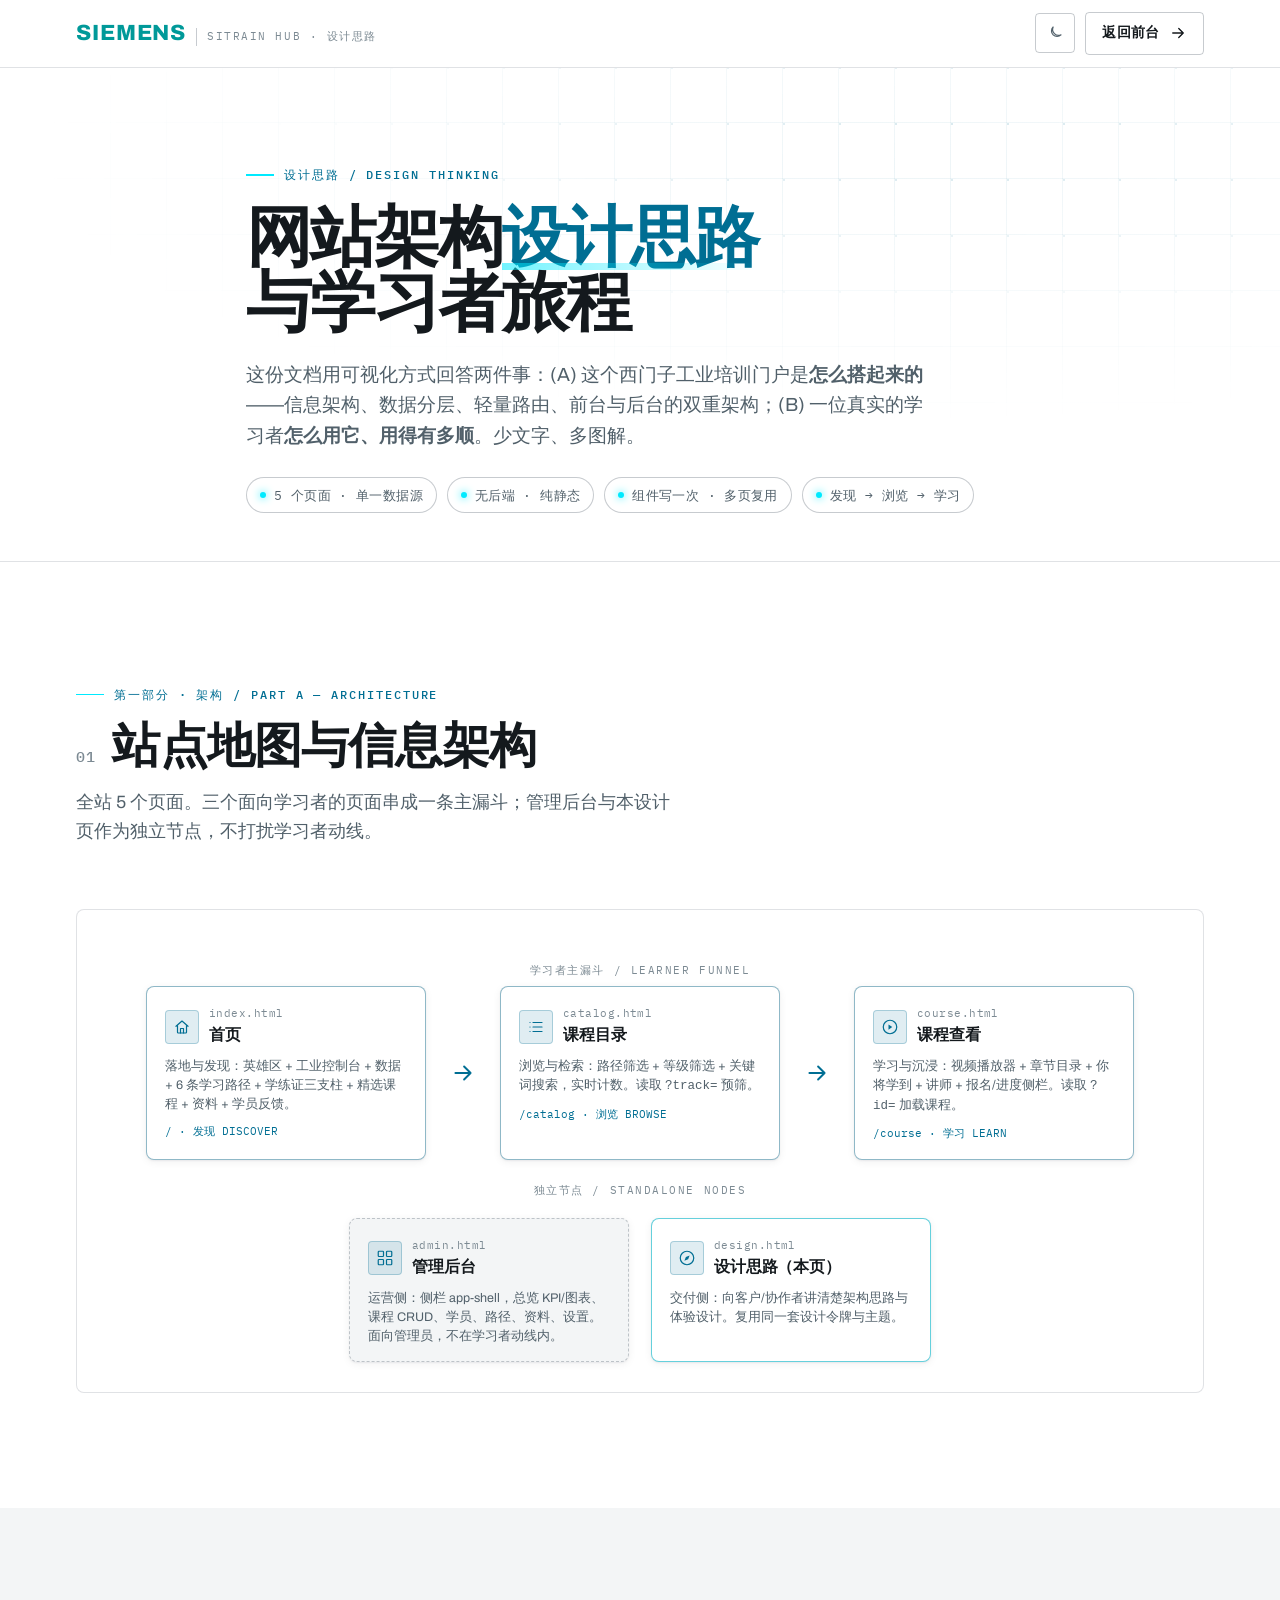
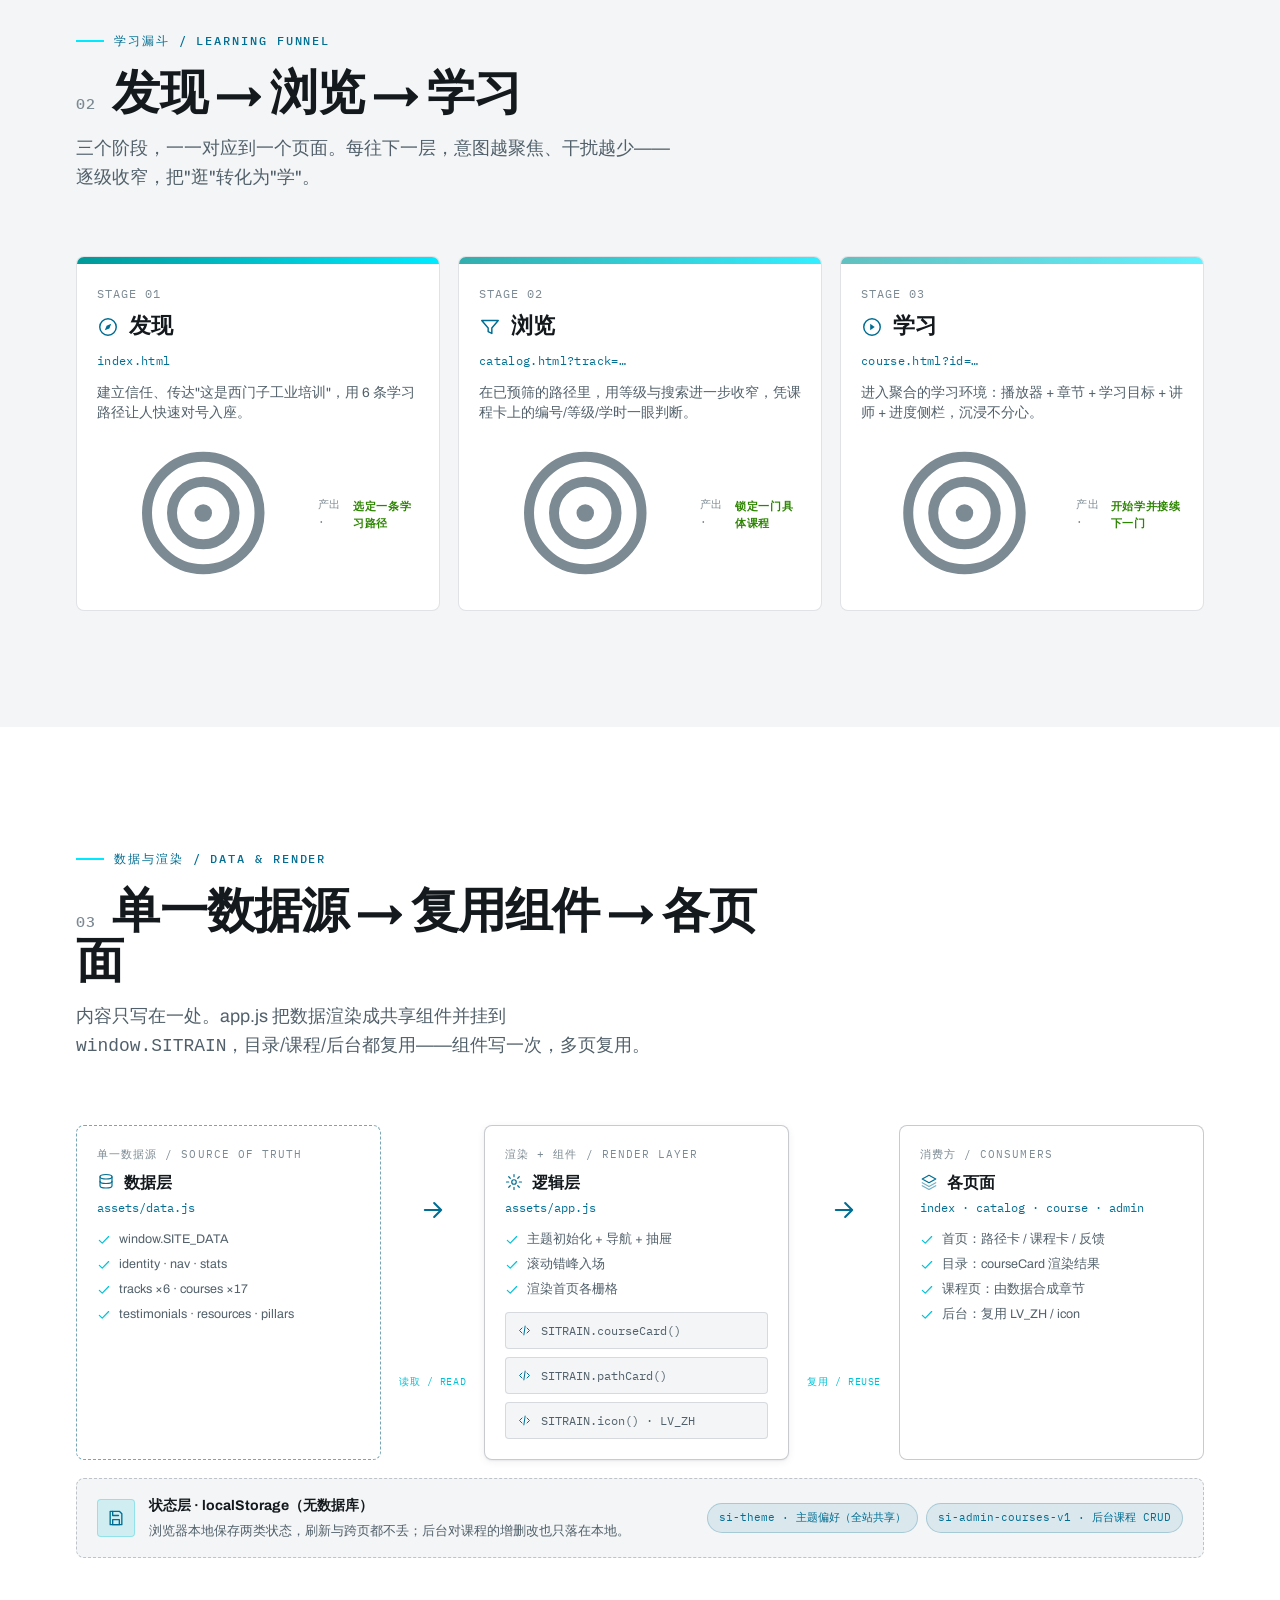
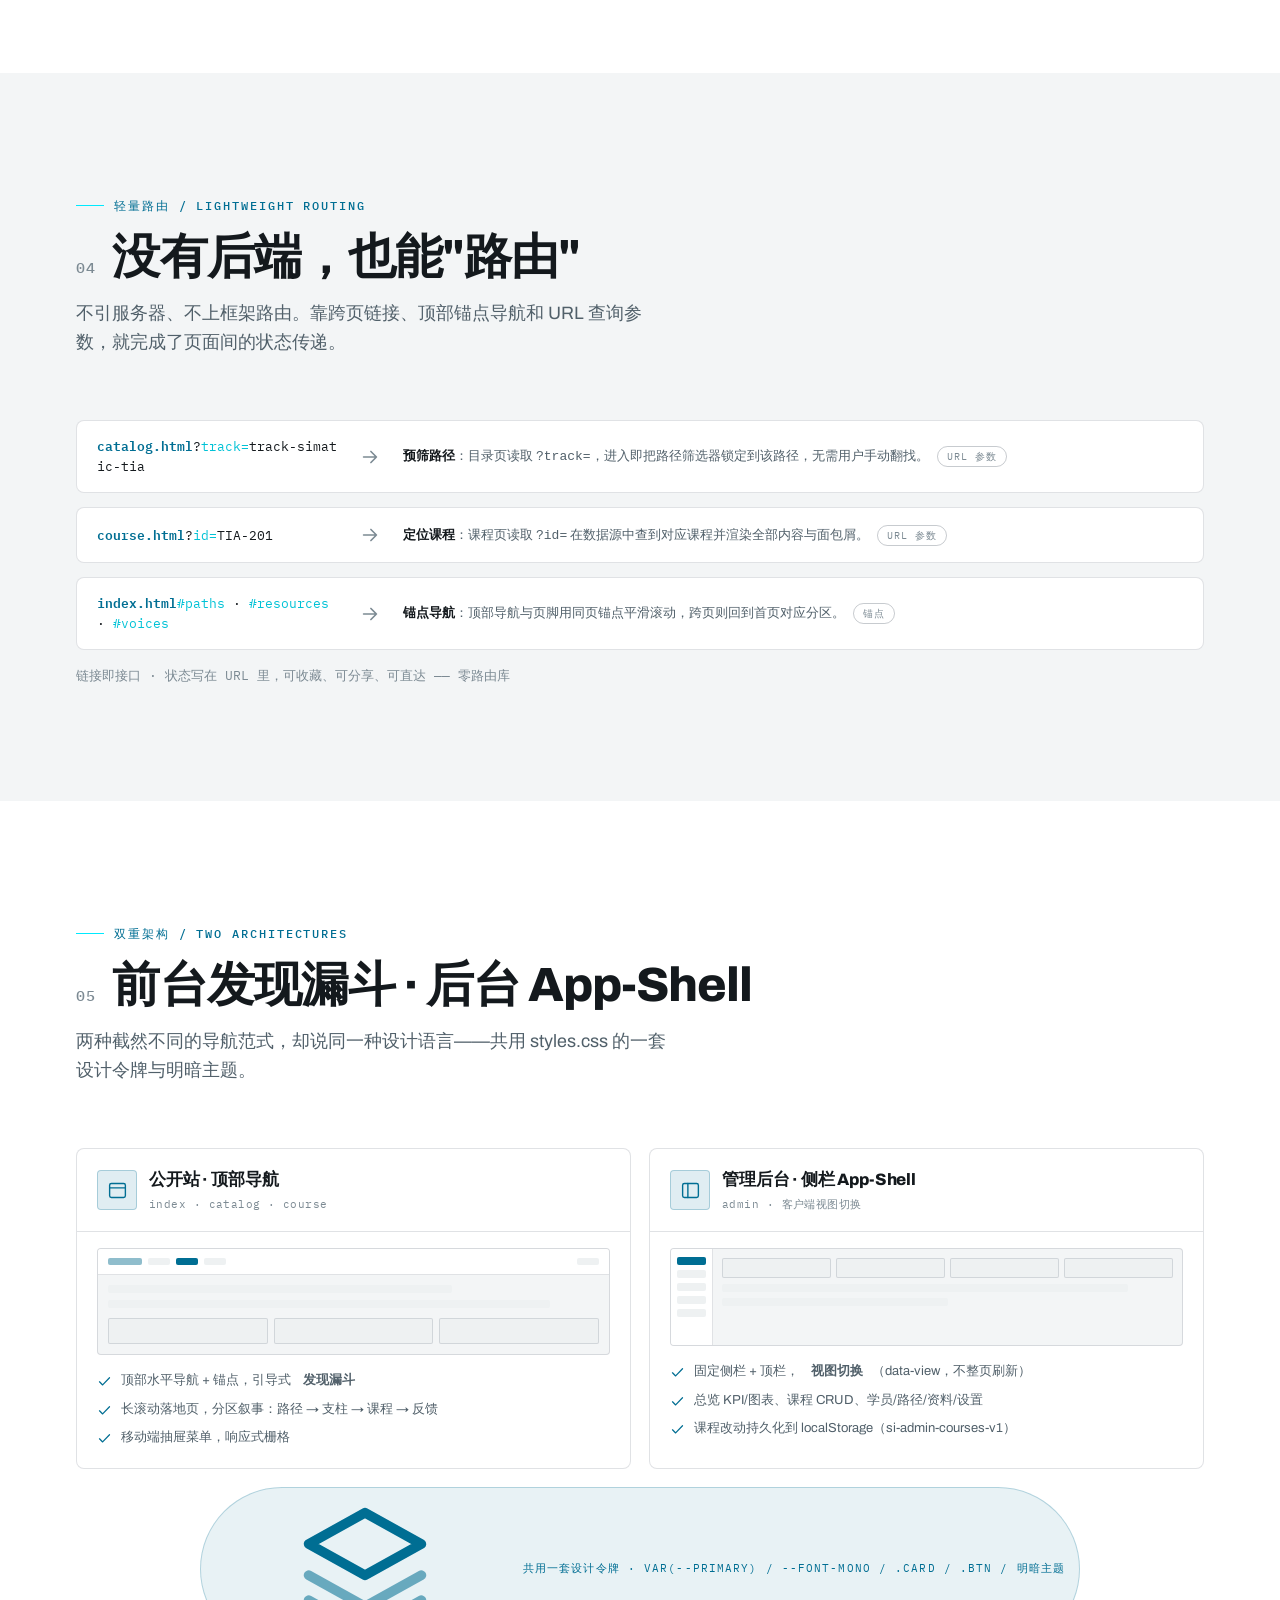
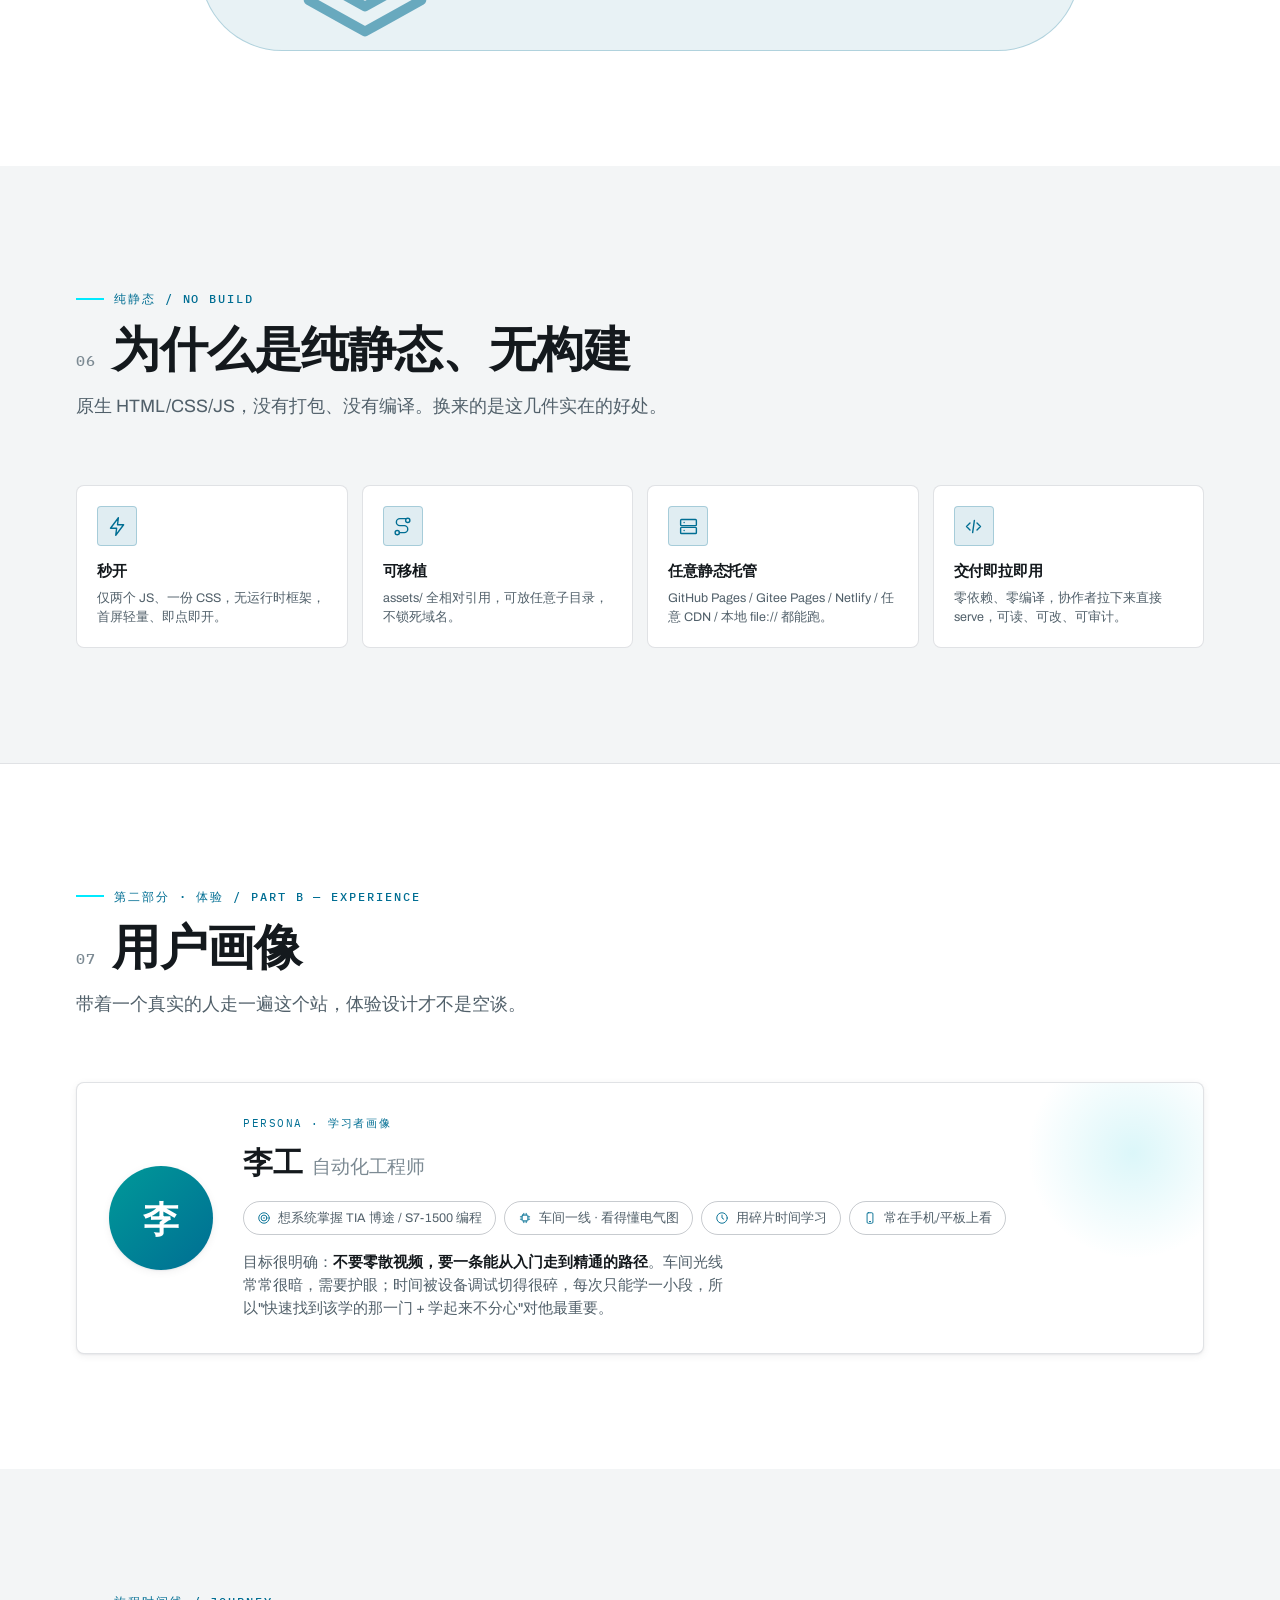
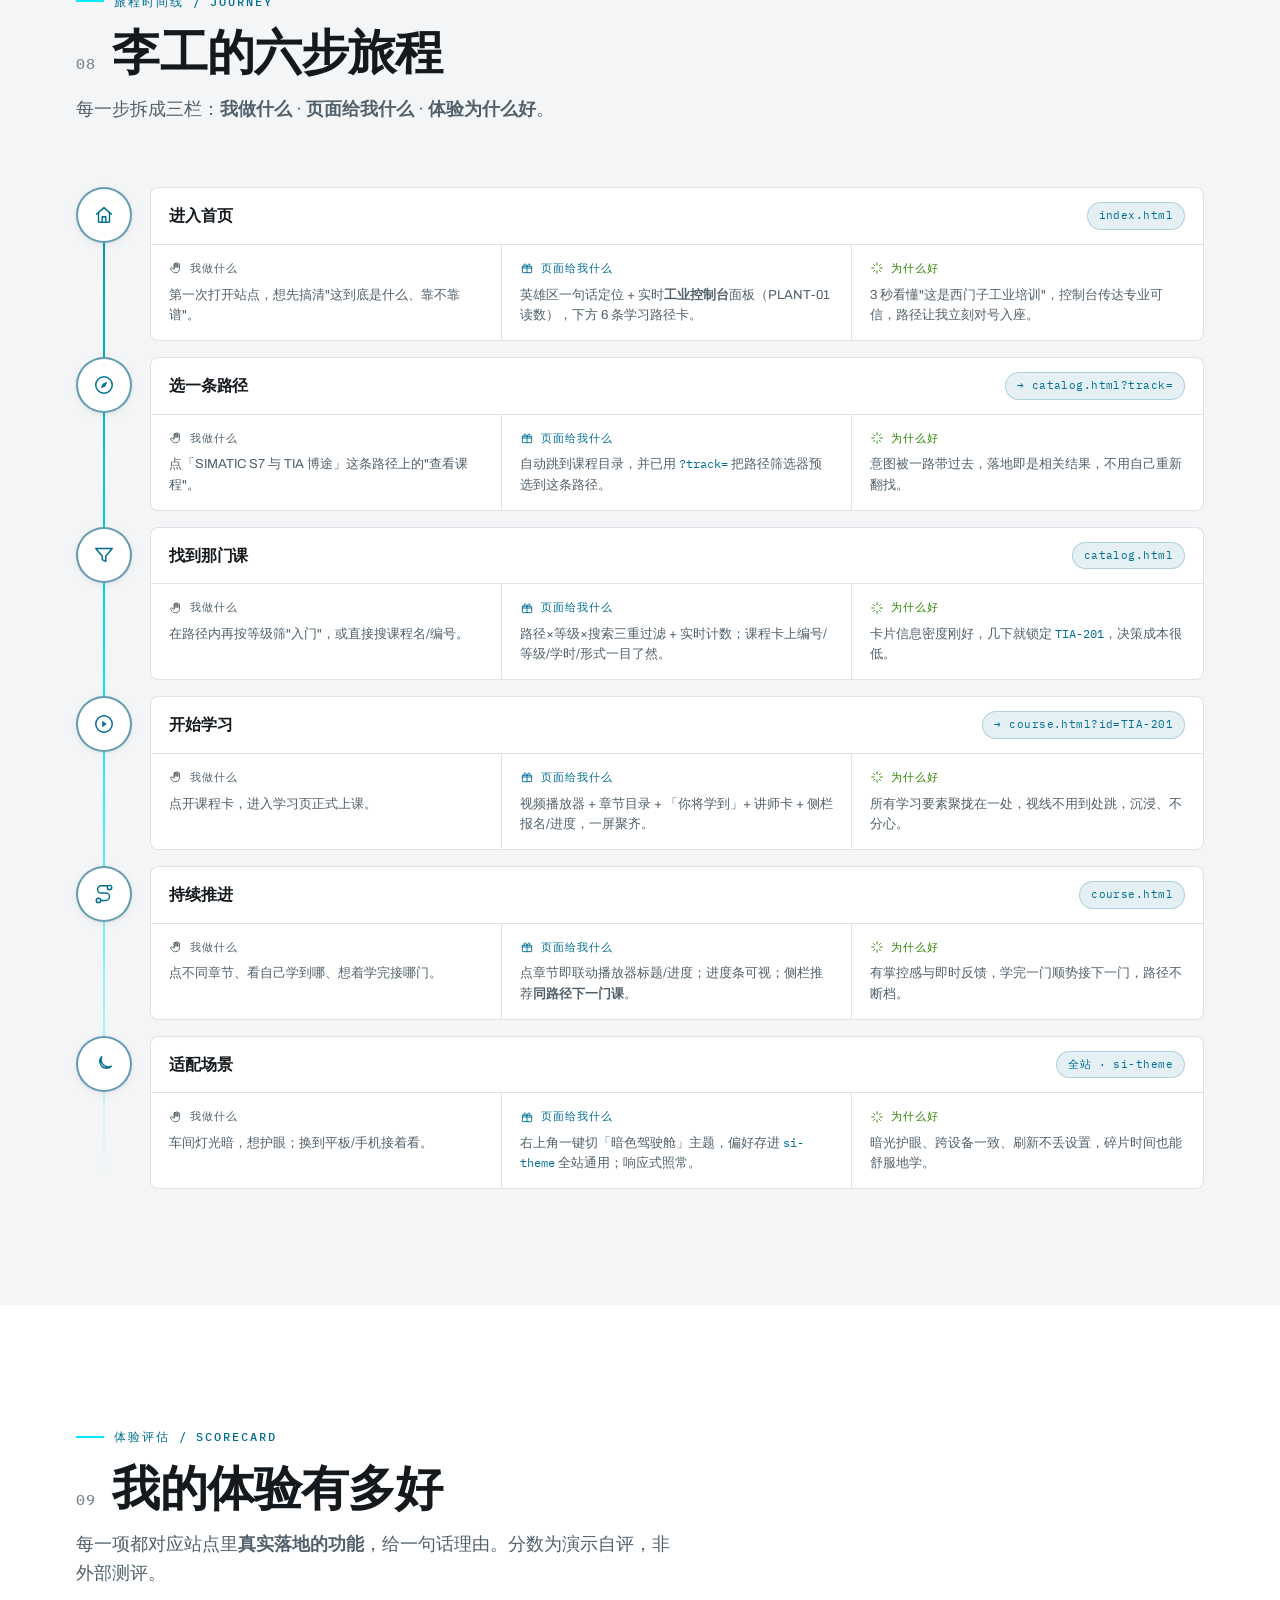
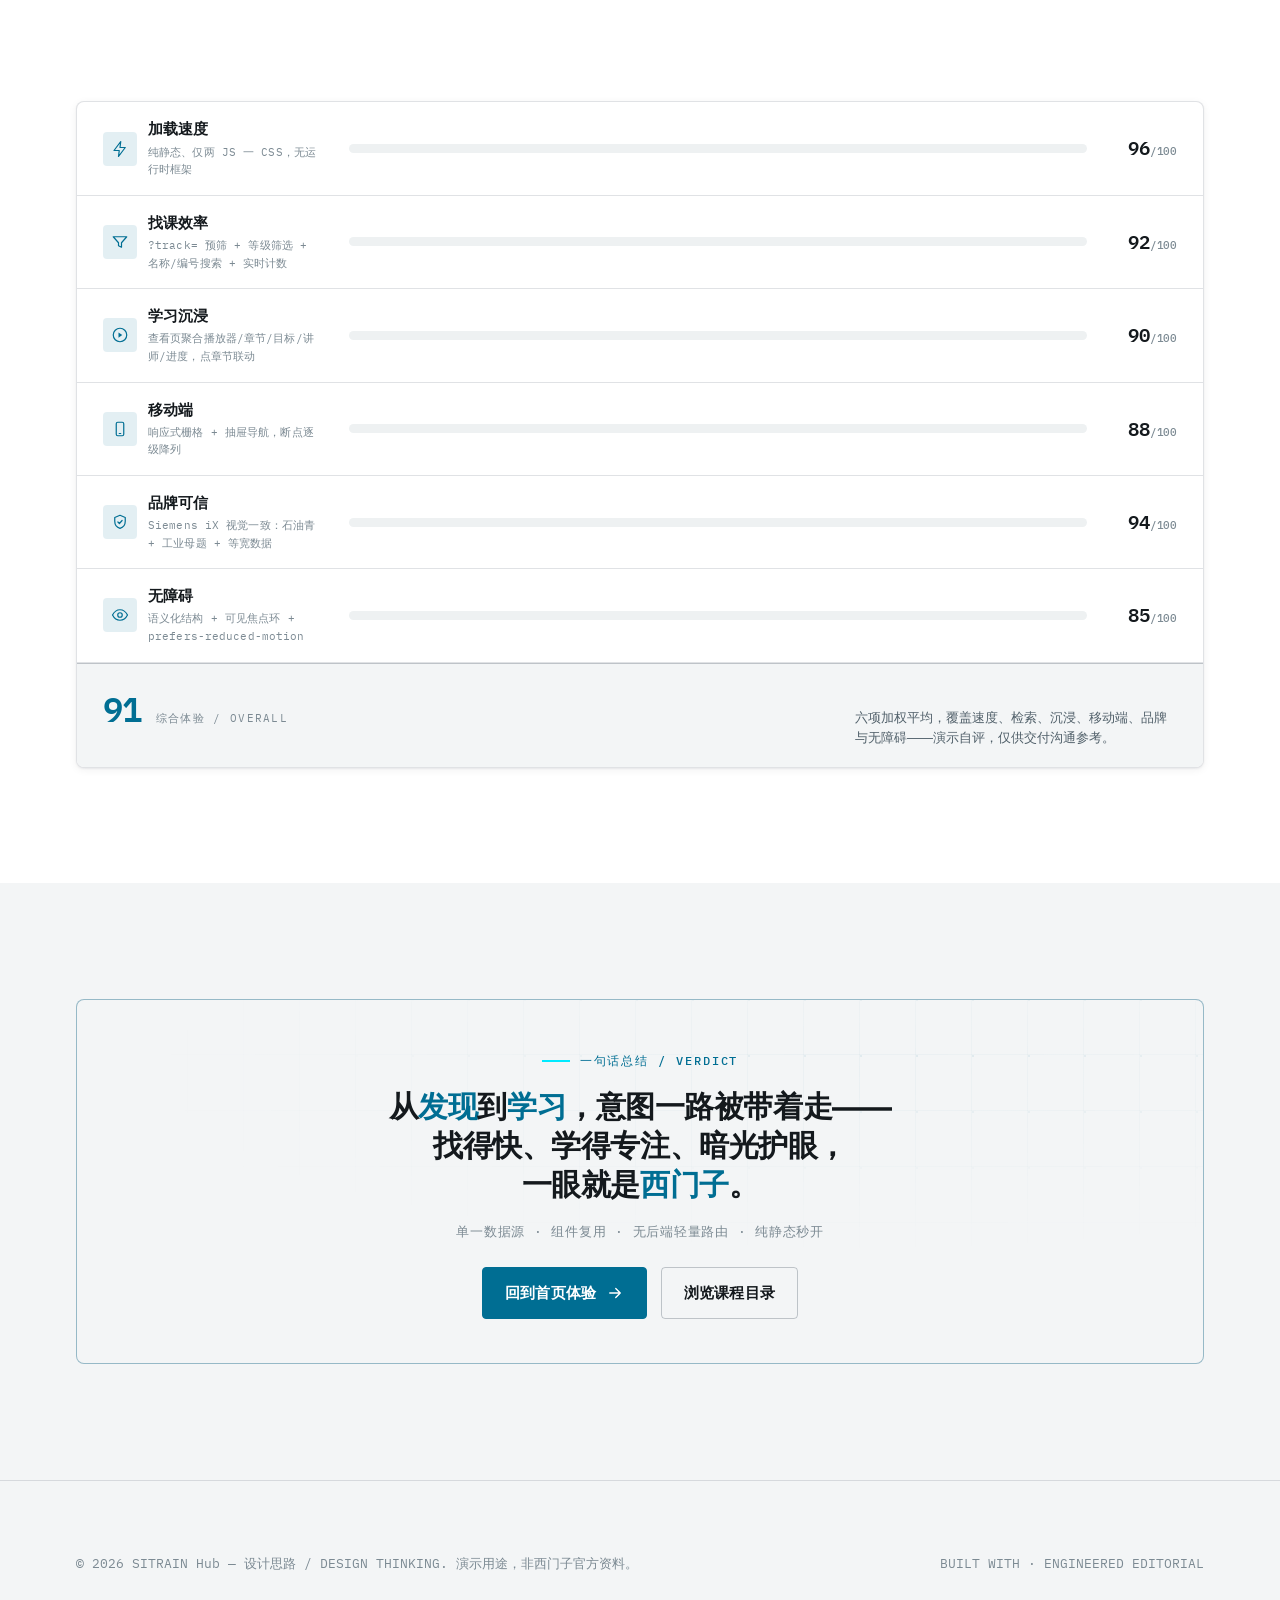
<file: design.html>
<!DOCTYPE html>
<html lang="zh-CN" data-theme="light">
<head>
<meta charset="UTF-8" />
<meta name="viewport" content="width=device-width, initial-scale=1.0" />
<title>设计思路 · 网站架构与学习者旅程 | SITRAIN Hub</title>
<meta name="description" content="SITRAIN Hub 设计思路 —— 用可视化方式拆解网站信息架构、数据与渲染分层、无后端轻量路由、前台与后台双架构，并完整还原一位自动化工程师的学习者旅程与体验评估。" />
<link rel="preconnect" href="https://fonts.googleapis.com" />
<link rel="preconnect" href="https://fonts.gstatic.com" crossorigin />
<link href="https://fonts.googleapis.com/css2?family=Archivo:wght@400;500;600;700;800;900&family=IBM+Plex+Mono:wght@400;500;600&display=swap" rel="stylesheet" />
<link rel="stylesheet" href="assets/styles.css" />
<link rel="icon" href="data:image/svg+xml,%3Csvg xmlns='http://www.w3.org/2000/svg' viewBox='0 0 32 32'%3E%3Crect width='32' height='32' rx='4' fill='%23009999'/%3E%3Ctext x='16' y='22' font-family='Archivo,sans-serif' font-size='18' font-weight='800' fill='white' text-anchor='middle'%3ES%3C/text%3E%3C/svg%3E" />

<!-- no-flash theme: set data-theme before paint -->
<script>
  (function () {
    try {
      var s = localStorage.getItem("si-theme");
      if (s) document.documentElement.setAttribute("data-theme", s);
      else if (window.matchMedia && matchMedia("(prefers-color-scheme: dark)").matches)
        document.documentElement.setAttribute("data-theme", "dark");
    } catch (e) {}
  })();
</script>

<!-- ===== Page-specific CSS (architecture + journey explainer only) ===== -->
<style>
  /* doc page header band */
  .doc-head { padding-block: clamp(44px, 7vw, 96px) clamp(28px, 4vw, 48px); position: relative; overflow: hidden; }
  .doc-head__in { position: relative; z-index: 1; max-width: 900px; }
  .doc-head h1 { font-size: clamp(34px, 5.6vw, 66px); font-weight: 900; line-height: .98; letter-spacing: -0.03em; margin-top: 22px; }
  .doc-head h1 .em { color: var(--primary); position: relative; white-space: nowrap; }
  .doc-head h1 .em::after { content: ""; position: absolute; left: 0; right: 0; bottom: .06em; height: .12em; background: linear-gradient(90deg, var(--accent-bright), transparent); opacity: .55; }
  .doc-head .lead { margin-top: 24px; font-size: clamp(16px, 1.5vw, 19px); color: var(--text-soft); max-width: 62ch; }
  .doc-head__badges { display: flex; flex-wrap: wrap; gap: 10px; margin-top: 26px; }

  /* section numbering + sub-section heads */
  .sect-num { font-family: var(--font-mono); font-size: clamp(13px, 1.2vw, 15px); font-weight: 500; color: var(--text-weak); letter-spacing: .08em; }
  .sub-head { font-family: var(--font-mono); font-size: 12px; font-weight: 600; letter-spacing: .12em; text-transform: uppercase; color: var(--text-soft); display: flex; align-items: center; gap: 10px; margin-bottom: 14px; }
  .sub-head::before { content: ""; width: 5px; height: 5px; background: var(--accent); transform: rotate(45deg); flex: none; }
  .caption { color: var(--text-soft); font-size: 13.5px; line-height: 1.55; }
  .caption.mono { font-family: var(--font-mono); font-size: 12.5px; color: var(--text-weak); }

  /* generic explainer card surface */
  .panel { background: var(--surface); border: 1px solid var(--line); border-radius: var(--r-lg); padding: clamp(20px, 3vw, 30px); position: relative; }
  .panel--tint { background: var(--bg-alt); }
  .stack-16 > * + * { margin-top: 16px; }

  /* ============ 01 SITEMAP / page-map diagram ============ */
  .sitemap { position: relative; }
  .sitemap__row { display: flex; align-items: stretch; justify-content: center; gap: clamp(10px, 2vw, 22px); flex-wrap: wrap; }
  .pmap {
    position: relative; flex: 1 1 0; min-width: 178px; max-width: 280px;
    border: 1px solid var(--line-strong); border-radius: var(--r-lg); background: var(--surface);
    padding: 18px 18px 16px; box-shadow: var(--sh-1);
    transition: transform .2s ease, box-shadow .2s ease, border-color .2s ease;
  }
  .pmap::before { content: ""; position: absolute; left: 0; top: 0; height: 3px; width: 100%; border-radius: var(--r-lg) var(--r-lg) 0 0; background: linear-gradient(90deg, var(--petrol), var(--accent-bright)); transform: scaleX(0); transform-origin: left; transition: transform .3s ease; }
  .pmap:hover { transform: translateY(-3px); box-shadow: var(--sh-2); border-color: color-mix(in srgb, var(--primary) 40%, var(--line-strong)); }
  .pmap:hover::before { transform: scaleX(1); }
  .pmap__hd { display: flex; align-items: center; gap: 10px; }
  .pmap__ic { width: 34px; height: 34px; flex: none; border-radius: var(--r); display: grid; place-items: center; background: color-mix(in srgb, var(--primary) 12%, transparent); color: var(--primary); border: 1px solid color-mix(in srgb, var(--primary) 26%, transparent); }
  .pmap__ic svg { width: 18px; height: 18px; }
  .pmap__file { font-family: var(--font-mono); font-size: 11px; color: var(--text-weak); letter-spacing: .04em; }
  .pmap__name { font-size: 15.5px; font-weight: 700; letter-spacing: -0.01em; margin-top: 1px; }
  .pmap__role { font-size: 12.5px; color: var(--text-soft); margin-top: 9px; line-height: 1.5; }
  .pmap__url { font-family: var(--font-mono); font-size: 11px; color: var(--primary); margin-top: 10px; word-break: break-all; }
  .pmap--funnel { border-color: color-mix(in srgb, var(--primary) 36%, var(--line)); }
  .pmap--aux { background: var(--bg-alt); border-style: dashed; }
  .pmap--self { border-color: color-mix(in srgb, var(--accent) 55%, var(--line)); }

  /* connectors between funnel boxes */
  .pmap-flow { display: flex; align-items: center; color: var(--primary); flex: none; padding: 0 2px; }
  .pmap-flow svg { width: 26px; height: 26px; }
  .pmap-flow small { display: none; }

  .sitemap__aux { display: flex; gap: clamp(10px, 2vw, 22px); justify-content: center; flex-wrap: wrap; margin-top: 18px; }
  .sitemap__brace { text-align: center; font-family: var(--font-mono); font-size: 11px; letter-spacing: .14em; text-transform: uppercase; color: var(--text-weak); margin: 22px 0 6px; }
  .funnel-tag { display: inline-flex; align-items: center; gap: 8px; font-family: var(--font-mono); font-size: 11px; letter-spacing: .1em; text-transform: uppercase; color: var(--primary); background: color-mix(in srgb, var(--primary) 9%, transparent); border: 1px solid color-mix(in srgb, var(--primary) 24%, transparent); border-radius: var(--r-pill); padding: 6px 14px; }

  /* ============ 02 FUNNEL — 3 stages ============ */
  .funnel { display: grid; grid-template-columns: repeat(3, 1fr); gap: clamp(12px, 2vw, 18px); position: relative; }
  .fstep { position: relative; border: 1px solid var(--line); border-radius: var(--r-lg); background: var(--surface); overflow: hidden; }
  .fstep__bar { height: 7px; background: linear-gradient(90deg, var(--petrol), var(--accent-bright)); }
  .fstep:nth-child(2) .fstep__bar { opacity: .8; }
  .fstep:nth-child(3) .fstep__bar { opacity: .62; }
  .fstep__in { padding: 20px 20px 22px; }
  .fstep__n { font-family: var(--font-mono); font-size: 12px; color: var(--text-weak); letter-spacing: .08em; }
  .fstep__stage { font-size: 22px; font-weight: 800; letter-spacing: -0.01em; margin-top: 6px; display: flex; align-items: center; gap: 10px; }
  .fstep__stage svg { width: 22px; height: 22px; color: var(--primary); flex: none; }
  .fstep__page { font-family: var(--font-mono); font-size: 11.5px; color: var(--primary); margin-top: 8px; letter-spacing: .03em; }
  .fstep__do { font-size: 13.5px; color: var(--text-soft); margin-top: 12px; line-height: 1.55; }
  .fstep__metric { margin-top: 14px; font-family: var(--font-mono); font-size: 11px; letter-spacing: .06em; text-transform: uppercase; color: var(--text-weak); display: flex; align-items: center; gap: 8px; }
  .fstep__metric b { color: var(--success); font-weight: 600; }

  /* ============ 03 DATA / RENDER architecture ============ */
  .arch { display: grid; grid-template-columns: 1fr auto 1fr auto 1fr; align-items: stretch; gap: clamp(10px, 1.6vw, 18px); }
  .anode { border: 1px solid var(--line-strong); border-radius: var(--r-lg); background: var(--surface); padding: 20px; display: flex; flex-direction: column; }
  .anode--src { border-style: dashed; border-color: color-mix(in srgb, var(--primary) 40%, var(--line-strong)); }
  .anode--render { box-shadow: var(--sh-1); }
  .anode__tag { font-family: var(--font-mono); font-size: 10.5px; letter-spacing: .1em; text-transform: uppercase; color: var(--text-weak); }
  .anode__h { font-size: 16px; font-weight: 700; margin-top: 7px; display: flex; align-items: center; gap: 9px; letter-spacing: -0.01em; }
  .anode__h svg { width: 18px; height: 18px; color: var(--primary); flex: none; }
  .anode__code { font-family: var(--font-mono); font-size: 11.5px; color: var(--primary); margin-top: 4px; }
  .anode__list { margin-top: 12px; display: grid; gap: 7px; }
  .anode__list li { font-size: 12.5px; color: var(--text-soft); display: flex; gap: 8px; align-items: flex-start; line-height: 1.45; }
  .anode__list li svg { width: 14px; height: 14px; color: var(--accent); flex: none; margin-top: 3px; }
  .arch-arrow { display: grid; place-items: center; color: var(--primary); }
  .arch-arrow svg { width: 28px; height: 28px; }
  .arch-arrow small { font-family: var(--font-mono); font-size: 9.5px; letter-spacing: .06em; text-transform: uppercase; color: var(--accent); margin-top: 6px; white-space: nowrap; }
  .fanout { margin-top: 14px; display: grid; gap: 8px; }
  .fanout__pill { display: flex; align-items: center; gap: 9px; font-family: var(--font-mono); font-size: 12px; color: var(--text-soft); border: 1px solid var(--line); border-radius: var(--r); padding: 8px 11px; background: var(--bg-alt); }
  .fanout__pill svg { width: 15px; height: 15px; color: var(--primary); flex: none; }
  .ls-band { margin-top: 18px; display: flex; align-items: center; gap: 14px; flex-wrap: wrap; border: 1px dashed var(--line-strong); border-radius: var(--r-lg); padding: 16px 20px; background: var(--bg-alt); }
  .ls-band .ic { width: 38px; height: 38px; flex: none; border-radius: var(--r); display: grid; place-items: center; background: color-mix(in srgb, var(--accent) 14%, transparent); color: var(--primary); border: 1px solid color-mix(in srgb, var(--accent) 30%, transparent); }
  .ls-band .ic svg { width: 20px; height: 20px; }
  .ls-band__txt { flex: 1; min-width: 200px; }
  .ls-band h4 { font-size: 14px; font-weight: 700; }
  .ls-band p { font-size: 12.5px; color: var(--text-soft); margin-top: 3px; }
  .ls-keys { display: flex; gap: 8px; flex-wrap: wrap; }
  .codepill { font-family: var(--font-mono); font-size: 11px; color: var(--primary); background: color-mix(in srgb, var(--primary) 10%, transparent); border: 1px solid color-mix(in srgb, var(--primary) 24%, transparent); border-radius: var(--r-pill); padding: 5px 11px; }

  /* ============ 04 ROUTING ============ */
  .routes { display: grid; gap: 14px; }
  .route { display: grid; grid-template-columns: 240px auto 1fr; align-items: center; gap: clamp(12px, 2vw, 22px); border: 1px solid var(--line); border-radius: var(--r-lg); background: var(--surface); padding: 16px 20px; }
  .route__url { font-family: var(--font-mono); font-size: 13px; color: var(--text); word-break: break-all; line-height: 1.5; }
  .route__url .k { color: var(--primary); font-weight: 600; }
  .route__url .v { color: var(--accent); }
  .route__arrow { color: var(--text-weak); display: grid; place-items: center; }
  .route__arrow svg { width: 22px; height: 22px; }
  .route__eff { font-size: 13px; color: var(--text-soft); line-height: 1.5; }
  .route__eff b { color: var(--text); font-weight: 600; }
  .route__badge { font-family: var(--font-mono); font-size: 10px; letter-spacing: .1em; text-transform: uppercase; color: var(--text-weak); border: 1px solid var(--line-strong); border-radius: var(--r-pill); padding: 3px 9px; margin-left: 8px; }

  /* ============ 05 front vs back compare ============ */
  .compare { display: grid; grid-template-columns: 1fr 1fr; gap: 18px; }
  .arch-card { border: 1px solid var(--line); border-radius: var(--r-lg); background: var(--surface); overflow: hidden; }
  .arch-card__hd { display: flex; align-items: center; gap: 12px; padding: 18px 20px; border-bottom: 1px solid var(--line); }
  .arch-card__hd .ic { width: 40px; height: 40px; flex: none; border-radius: var(--r); display: grid; place-items: center; background: color-mix(in srgb, var(--primary) 12%, transparent); color: var(--primary); border: 1px solid color-mix(in srgb, var(--primary) 26%, transparent); }
  .arch-card__hd .ic svg { width: 21px; height: 21px; }
  .arch-card__hd h4 { font-size: 16.5px; font-weight: 800; letter-spacing: -0.01em; }
  .arch-card__hd .sub { font-family: var(--font-mono); font-size: 11px; color: var(--text-weak); letter-spacing: .04em; margin-top: 2px; }
  .arch-card__body { padding: 16px 20px 20px; }
  /* mini wireframes */
  .wire { border: 1px solid var(--line); border-radius: var(--r); overflow: hidden; background: var(--bg-alt); margin-bottom: 16px; }
  .wire--top .wf-nav { height: 26px; border-bottom: 1px solid var(--line); display: flex; align-items: center; gap: 6px; padding: 0 10px; background: var(--surface); }
  .wf-dot { width: 22px; height: 7px; border-radius: 2px; background: var(--surface-2); }
  .wf-dot.brand { width: 34px; background: color-mix(in srgb, var(--primary) 40%, var(--surface-2)); }
  .wf-dot.act { background: var(--primary); }
  .wf-body { padding: 10px; display: grid; gap: 7px; }
  .wf-line { height: 8px; border-radius: 2px; background: var(--surface-2); }
  .wf-line.w70 { width: 70%; } .wf-line.w50 { width: 50%; } .wf-line.w90 { width: 90%; }
  .wf-grid { display: grid; grid-template-columns: repeat(3, 1fr); gap: 6px; margin-top: 3px; }
  .wf-cell { height: 26px; border-radius: 2px; background: var(--surface-2); border: 1px solid var(--line); }
  /* sidebar wireframe */
  .wire--side .wf-shell { display: grid; grid-template-columns: 42px 1fr; min-height: 96px; }
  .wf-side { background: var(--surface); border-right: 1px solid var(--line); padding: 8px 6px; display: grid; gap: 5px; align-content: start; }
  .wf-sideitem { height: 8px; border-radius: 2px; background: var(--surface-2); }
  .wf-sideitem.act { background: var(--primary); }
  .wf-main { padding: 9px; display: grid; gap: 6px; align-content: start; }
  .wf-kpis { display: grid; grid-template-columns: repeat(4,1fr); gap: 5px; }
  .wf-kpi { height: 20px; border-radius: 2px; background: var(--surface-2); border: 1px solid var(--line); }
  .arch-card ul { display: grid; gap: 9px; }
  .arch-card li { font-size: 13px; color: var(--text-soft); display: flex; gap: 9px; align-items: flex-start; line-height: 1.5; }
  .arch-card li svg { width: 15px; height: 15px; color: var(--primary); flex: none; margin-top: 3px; }
  .shared-note { margin-top: 18px; text-align: center; }

  /* ============ 06 static benefit chips ============ */
  .benefits { display: grid; grid-template-columns: repeat(auto-fit, minmax(184px, 1fr)); gap: 14px; }
  .benefit { border: 1px solid var(--line); border-radius: var(--r-lg); background: var(--surface); padding: 20px; }
  .benefit .ic { width: 40px; height: 40px; border-radius: var(--r); display: grid; place-items: center; background: color-mix(in srgb, var(--primary) 12%, transparent); color: var(--primary); border: 1px solid color-mix(in srgb, var(--primary) 26%, transparent); margin-bottom: 13px; }
  .benefit .ic svg { width: 21px; height: 21px; }
  .benefit h4 { font-size: 15px; font-weight: 700; letter-spacing: -0.01em; }
  .benefit p { font-size: 12.5px; color: var(--text-soft); margin-top: 6px; line-height: 1.5; }

  /* ============ 07 persona ============ */
  .persona { display: grid; grid-template-columns: auto 1fr; gap: clamp(18px, 3vw, 30px); align-items: center; border: 1px solid var(--line); border-radius: var(--r-lg); background: var(--surface); padding: clamp(22px, 3vw, 32px); position: relative; overflow: hidden; box-shadow: var(--sh-1); }
  .persona::after { content: ""; position: absolute; right: -40px; top: -40px; width: 220px; height: 220px; background: radial-gradient(circle, color-mix(in srgb, var(--accent) 14%, transparent), transparent 68%); pointer-events: none; }
  .persona__av { width: clamp(78px, 11vw, 104px); height: clamp(78px, 11vw, 104px); border-radius: 50%; display: grid; place-items: center; font-family: var(--font-mono); font-weight: 600; font-size: clamp(26px, 4vw, 36px); color: var(--on-primary); background: linear-gradient(135deg, var(--petrol), var(--primary)); flex: none; box-shadow: var(--sh-1); }
  .persona__body { position: relative; z-index: 1; }
  .persona__tag { font-family: var(--font-mono); font-size: 11px; letter-spacing: .14em; text-transform: uppercase; color: var(--primary); }
  .persona__name { font-size: clamp(22px, 3vw, 30px); font-weight: 800; letter-spacing: -0.01em; margin-top: 6px; }
  .persona__name span { color: var(--text-weak); font-weight: 500; font-size: .62em; font-family: var(--font-mono); margin-left: 10px; }
  .persona__meta { display: flex; flex-wrap: wrap; gap: 8px; margin-top: 14px; }
  .ptag { display: inline-flex; align-items: center; gap: 7px; font-size: 12.5px; color: var(--text-soft); border: 1px solid var(--line-strong); border-radius: var(--r-pill); padding: 6px 13px; }
  .ptag svg { width: 14px; height: 14px; color: var(--primary); flex: none; }
  .persona__goal { font-size: 14.5px; color: var(--text-soft); margin-top: 16px; line-height: 1.6; max-width: 60ch; }
  .persona__goal b { color: var(--text); font-weight: 600; }

  /* ============ 08 journey timeline ============ */
  .timeline { position: relative; display: grid; gap: 16px; }
  .timeline::before { content: ""; position: absolute; left: 27px; top: 14px; bottom: 14px; width: 2px; background: linear-gradient(180deg, var(--petrol), var(--accent-bright), transparent); }
  .tstep { position: relative; display: grid; grid-template-columns: 56px 1fr; gap: 18px; align-items: start; }
  .tstep__node { position: relative; z-index: 1; width: 56px; height: 56px; border-radius: 50%; display: grid; place-items: center; background: var(--surface); border: 2px solid color-mix(in srgb, var(--primary) 50%, var(--line-strong)); color: var(--primary); font-family: var(--font-mono); font-weight: 600; font-size: 17px; box-shadow: var(--sh-1); }
  .tstep__node svg { width: 22px; height: 22px; }
  .tstep__card { border: 1px solid var(--line); border-radius: var(--r-lg); background: var(--surface); overflow: hidden; }
  .tstep__hd { display: flex; align-items: center; gap: 12px; padding: 14px 18px; border-bottom: 1px solid var(--line); flex-wrap: wrap; }
  .tstep__hd h4 { font-size: 16px; font-weight: 800; letter-spacing: -0.01em; }
  .tstep__page { font-family: var(--font-mono); font-size: 11px; letter-spacing: .04em; color: var(--primary); background: color-mix(in srgb, var(--primary) 10%, transparent); border: 1px solid color-mix(in srgb, var(--primary) 24%, transparent); border-radius: var(--r-pill); padding: 4px 11px; margin-left: auto; }
  .tstep__cols { display: grid; grid-template-columns: 1fr 1fr 1fr; }
  .tcol { padding: 15px 18px; border-right: 1px solid var(--line); }
  .tcol:last-child { border-right: 0; }
  .tcol__k { font-family: var(--font-mono); font-size: 10.5px; letter-spacing: .1em; text-transform: uppercase; color: var(--text-weak); display: flex; align-items: center; gap: 7px; margin-bottom: 8px; }
  .tcol__k svg { width: 14px; height: 14px; flex: none; }
  .tcol--do .tcol__k { color: var(--text-soft); }
  .tcol--give .tcol__k { color: var(--primary); }
  .tcol--why .tcol__k { color: var(--success); }
  .tcol p { font-size: 13px; color: var(--text-soft); line-height: 1.55; }
  .tcol code { font-family: var(--font-mono); font-size: 12px; color: var(--primary); }

  /* ============ 09 scorecard ============ */
  .score-note { display: inline-flex; align-items: center; gap: 8px; font-family: var(--font-mono); font-size: 11px; letter-spacing: .08em; text-transform: uppercase; color: var(--warning); border: 1px solid color-mix(in srgb, var(--warning) 45%, var(--line)); border-radius: var(--r-pill); padding: 6px 13px; }
  .score-note svg { width: 14px; height: 14px; flex: none; }
  .scorecard { border: 1px solid var(--line); border-radius: var(--r-lg); background: var(--surface); overflow: hidden; box-shadow: var(--sh-1); }
  .srow { display: grid; grid-template-columns: 220px 1fr 64px; align-items: center; gap: clamp(14px, 2vw, 26px); padding: 16px clamp(18px, 2.4vw, 26px); border-bottom: 1px solid var(--line); }
  .srow:last-child { border-bottom: 0; }
  .srow__label { display: flex; align-items: center; gap: 11px; }
  .srow__label .ic { width: 34px; height: 34px; flex: none; border-radius: var(--r); display: grid; place-items: center; background: color-mix(in srgb, var(--primary) 11%, transparent); color: var(--primary); }
  .srow__label .ic svg { width: 18px; height: 18px; }
  .srow__label .t { font-size: 14.5px; font-weight: 700; letter-spacing: -0.01em; }
  .srow__label .why { font-family: var(--font-mono); font-size: 11px; color: var(--text-weak); margin-top: 2px; letter-spacing: .01em; }
  .sbar { height: 9px; border-radius: var(--r-pill); background: var(--surface-2); overflow: hidden; position: relative; }
  .sbar__fill { height: 100%; border-radius: var(--r-pill); background: linear-gradient(90deg, var(--petrol), var(--accent-bright)); width: 0; box-shadow: 0 0 10px color-mix(in srgb, var(--accent-bright) 50%, transparent); }
  .srow__num { font-family: var(--font-mono); font-size: 19px; font-weight: 600; color: var(--text); text-align: right; letter-spacing: -0.01em; }
  .srow__num small { font-size: 11px; color: var(--text-weak); font-weight: 500; }
  .score-overall { display: flex; align-items: baseline; gap: 14px; flex-wrap: wrap; padding: 18px clamp(18px, 2.4vw, 26px); background: var(--bg-alt); border-top: 1px solid var(--line-strong); }
  .score-overall .big { font-family: var(--font-mono); font-size: 34px; font-weight: 600; color: var(--primary); letter-spacing: -0.02em; }
  .score-overall .lbl { font-family: var(--font-mono); font-size: 11px; letter-spacing: .12em; text-transform: uppercase; color: var(--text-weak); }
  .score-overall .desc { font-size: 13px; color: var(--text-soft); margin-left: auto; max-width: 46ch; }

  /* ============ 10 verdict ============ */
  .verdict { border: 1px solid color-mix(in srgb, var(--primary) 30%, var(--line)); border-radius: var(--r-lg); background: var(--bg-alt); padding: clamp(26px, 4vw, 44px); text-align: center; position: relative; overflow: hidden; }
  .verdict .grid-bg { opacity: .5; }
  .verdict__in { position: relative; z-index: 1; }
  .verdict__q { font-size: clamp(20px, 3vw, 30px); font-weight: 800; letter-spacing: -0.015em; line-height: 1.3; max-width: 30ch; margin: 0 auto; }
  .verdict__q .em { color: var(--primary); }
  .verdict__sub { font-family: var(--font-mono); font-size: 12.5px; letter-spacing: .06em; color: var(--text-weak); margin-top: 16px; }

  @media (max-width: 980px) {
    .arch { grid-template-columns: 1fr; }
    .arch-arrow svg { transform: rotate(90deg); }
    .funnel { grid-template-columns: 1fr; }
  }
  @media (max-width: 860px) {
    .compare { grid-template-columns: 1fr; }
    .route { grid-template-columns: 1fr; gap: 10px; }
    .route__arrow svg { transform: rotate(90deg); }
    .tstep__cols { grid-template-columns: 1fr; }
    .tcol { border-right: 0; border-bottom: 1px solid var(--line); }
    .tcol:last-child { border-bottom: 0; }
    .srow { grid-template-columns: 1fr; gap: 10px; }
    .srow__num { text-align: left; }
  }
  @media (max-width: 600px) {
    .persona { grid-template-columns: 1fr; text-align: center; }
    .persona__av { margin: 0 auto; }
    .persona__meta { justify-content: center; }
  }
</style>
</head>
<body>

<!-- ===== SVG icon sprite (self-contained; every <use> below resolves here) ===== -->
<svg width="0" height="0" style="position:absolute" aria-hidden="true">
  <symbol id="i-chip" viewBox="0 0 24 24" fill="none" stroke="currentColor" stroke-width="1.6" stroke-linecap="round" stroke-linejoin="round"><rect x="7" y="7" width="10" height="10" rx="1"/><path d="M10 7V4M14 7V4M10 20v-3M14 20v-3M7 10H4M7 14H4M20 10h-3M20 14h-3"/></symbol>
  <symbol id="i-code" viewBox="0 0 24 24" fill="none" stroke="currentColor" stroke-width="1.6" stroke-linecap="round" stroke-linejoin="round"><path d="M8 8l-4 4 4 4M16 8l4 4-4 4M13 5l-2 14"/></symbol>
  <symbol id="i-drive" viewBox="0 0 24 24" fill="none" stroke="currentColor" stroke-width="1.6" stroke-linecap="round" stroke-linejoin="round"><circle cx="12" cy="12" r="3.2"/><path d="M12 3v3M12 18v3M3 12h3M18 12h3M5.6 5.6l2.1 2.1M16.3 16.3l2.1 2.1M18.4 5.6l-2.1 2.1M7.7 16.3l-2.1 2.1"/></symbol>
  <symbol id="i-network" viewBox="0 0 24 24" fill="none" stroke="currentColor" stroke-width="1.6" stroke-linecap="round" stroke-linejoin="round"><circle cx="12" cy="5" r="2.2"/><circle cx="5" cy="19" r="2.2"/><circle cx="19" cy="19" r="2.2"/><path d="M12 7.2v4M12 11.2L6.2 17M12 11.2L17.8 17"/></symbol>
  <symbol id="i-arrow" viewBox="0 0 24 24" fill="none" stroke="currentColor" stroke-width="1.8" stroke-linecap="round" stroke-linejoin="round"><path d="M5 12h14M13 6l6 6-6 6"/></symbol>
  <symbol id="i-sun" viewBox="0 0 24 24" fill="none" stroke="currentColor" stroke-width="1.6" stroke-linecap="round" stroke-linejoin="round"><circle cx="12" cy="12" r="4"/><path d="M12 2v2M12 20v2M2 12h2M20 12h2M4.9 4.9l1.4 1.4M17.7 17.7l1.4 1.4M19.1 4.9l-1.4 1.4M6.3 17.7l-1.4 1.4"/></symbol>
  <symbol id="i-moon" viewBox="0 0 24 24" fill="none" stroke="currentColor" stroke-width="1.6" stroke-linecap="round" stroke-linejoin="round"><path d="M20 14.5A8 8 0 019.5 4 7 7 0 1020 14.5z"/></symbol>
  <symbol id="i-check" viewBox="0 0 24 24" fill="none" stroke="currentColor" stroke-width="2" stroke-linecap="round" stroke-linejoin="round"><path d="M4 12.5l5 5L20 6"/></symbol>
  <symbol id="i-grid" viewBox="0 0 24 24" fill="none" stroke="currentColor" stroke-width="1.6" stroke-linecap="round" stroke-linejoin="round"><rect x="3" y="3" width="7" height="7" rx="1"/><rect x="14" y="3" width="7" height="7" rx="1"/><rect x="3" y="14" width="7" height="7" rx="1"/><rect x="14" y="14" width="7" height="7" rx="1"/></symbol>
  <symbol id="i-eye" viewBox="0 0 24 24" fill="none" stroke="currentColor" stroke-width="1.6" stroke-linecap="round" stroke-linejoin="round"><path d="M2 12s3.6-7 10-7 10 7 10 7-3.6 7-10 7-10-7-10-7z"/><circle cx="12" cy="12" r="3"/></symbol>
  <symbol id="i-bolt" viewBox="0 0 24 24" fill="none" stroke="currentColor" stroke-width="1.6" stroke-linecap="round" stroke-linejoin="round"><path d="M13 2L4 14h7l-1 8 9-12h-7z"/></symbol>
  <symbol id="i-target" viewBox="0 0 24 24" fill="none" stroke="currentColor" stroke-width="1.6" stroke-linecap="round" stroke-linejoin="round"><circle cx="12" cy="12" r="9"/><circle cx="12" cy="12" r="5"/><circle cx="12" cy="12" r="1.4" fill="currentColor" stroke="none"/></symbol>
  <symbol id="i-layers" viewBox="0 0 24 24" fill="none" stroke="currentColor" stroke-width="1.6" stroke-linecap="round" stroke-linejoin="round"><path d="M12 3l9 5-9 5-9-5z"/><path d="M3 13l9 5 9-5M3 17l9 5 9-5" opacity=".55"/></symbol>
  <symbol id="i-server" viewBox="0 0 24 24" fill="none" stroke="currentColor" stroke-width="1.6" stroke-linecap="round" stroke-linejoin="round"><rect x="3" y="4" width="18" height="7" rx="1"/><rect x="3" y="13" width="18" height="7" rx="1"/><path d="M7 7.5h.01M7 16.5h.01"/></symbol>
  <symbol id="i-route" viewBox="0 0 24 24" fill="none" stroke="currentColor" stroke-width="1.6" stroke-linecap="round" stroke-linejoin="round"><circle cx="6" cy="19" r="2.4"/><circle cx="18" cy="5" r="2.4"/><path d="M8.4 19H14a4 4 0 000-8H9a4 4 0 010-8h6.6"/></symbol>
  <symbol id="i-home" viewBox="0 0 24 24" fill="none" stroke="currentColor" stroke-width="1.6" stroke-linecap="round" stroke-linejoin="round"><path d="M4 11l8-7 8 7"/><path d="M6 10v9a1 1 0 001 1h10a1 1 0 001-1v-9"/><path d="M10 20v-6h4v6"/></symbol>
  <symbol id="i-search" viewBox="0 0 24 24" fill="none" stroke="currentColor" stroke-width="1.8" stroke-linecap="round" stroke-linejoin="round"><circle cx="11" cy="11" r="7"/><path d="M21 21l-4.3-4.3"/></symbol>
  <symbol id="i-play" viewBox="0 0 24 24" fill="none" stroke="currentColor" stroke-width="1.6" stroke-linecap="round" stroke-linejoin="round"><circle cx="12" cy="12" r="9"/><path d="M10 8.5l5 3.5-5 3.5z" fill="currentColor" stroke="none"/></symbol>
  <symbol id="i-compass" viewBox="0 0 24 24" fill="none" stroke="currentColor" stroke-width="1.6" stroke-linecap="round" stroke-linejoin="round"><circle cx="12" cy="12" r="9"/><path d="M15.5 8.5l-2 5-5 2 2-5z" fill="currentColor" stroke="none"/></symbol>
  <symbol id="i-list" viewBox="0 0 24 24" fill="none" stroke="currentColor" stroke-width="1.6" stroke-linecap="round" stroke-linejoin="round"><path d="M8 6h12M8 12h12M8 18h12M4 6h.01M4 12h.01M4 18h.01"/></symbol>
  <symbol id="i-cog" viewBox="0 0 24 24" fill="none" stroke="currentColor" stroke-width="1.6" stroke-linecap="round" stroke-linejoin="round"><circle cx="12" cy="12" r="3"/><path d="M12 2v3M12 19v3M2 12h3M19 12h3M5 5l2 2M17 17l2 2M19 5l-2 2M7 17l-2 2"/></symbol>
  <symbol id="i-database" viewBox="0 0 24 24" fill="none" stroke="currentColor" stroke-width="1.6" stroke-linecap="round" stroke-linejoin="round"><ellipse cx="12" cy="5" rx="8" ry="3"/><path d="M4 5v6c0 1.7 3.6 3 8 3s8-1.3 8-3V5"/><path d="M4 11v6c0 1.7 3.6 3 8 3s8-1.3 8-3v-6"/></symbol>
  <symbol id="i-save" viewBox="0 0 24 24" fill="none" stroke="currentColor" stroke-width="1.6" stroke-linecap="round" stroke-linejoin="round"><path d="M5 4h11l3 3v13a0 0 0 010 0H5a0 0 0 010 0V4z"/><path d="M8 4v5h7M8 14h8v6H8z"/></symbol>
  <symbol id="i-link" viewBox="0 0 24 24" fill="none" stroke="currentColor" stroke-width="1.6" stroke-linecap="round" stroke-linejoin="round"><path d="M10 14a4 4 0 005.7 0l3-3a4 4 0 10-5.7-5.7l-1.5 1.5"/><path d="M14 10a4 4 0 00-5.7 0l-3 3a4 4 0 105.7 5.7l1.5-1.5"/></symbol>
  <symbol id="i-hand" viewBox="0 0 24 24" fill="none" stroke="currentColor" stroke-width="1.6" stroke-linecap="round" stroke-linejoin="round"><path d="M9 11V5.5a1.5 1.5 0 013 0V11m0-1V4.5a1.5 1.5 0 013 0V11m0-.5V6a1.5 1.5 0 013 0v7a7 7 0 01-7 7h-1.2a5 5 0 01-3.9-1.9l-3-3.8a1.6 1.6 0 012.4-2.1L9 14V5.5a1.5 1.5 0 013 0"/></symbol>
  <symbol id="i-gift" viewBox="0 0 24 24" fill="none" stroke="currentColor" stroke-width="1.6" stroke-linecap="round" stroke-linejoin="round"><rect x="4" y="9" width="16" height="11" rx="1"/><path d="M4 12h16M12 9v11M12 9S10.5 5 8.5 5 6 7.5 8 9M12 9s1.5-4 3.5-4S18 7.5 16 9"/></symbol>
  <symbol id="i-spark" viewBox="0 0 24 24" fill="none" stroke="currentColor" stroke-width="1.6" stroke-linecap="round" stroke-linejoin="round"><path d="M12 3v4M12 17v4M3 12h4M17 12h4M6 6l2 2M16 16l2 2M18 6l-2 2M8 16l-2 2"/></symbol>
  <symbol id="i-user" viewBox="0 0 24 24" fill="none" stroke="currentColor" stroke-width="1.6" stroke-linecap="round" stroke-linejoin="round"><circle cx="12" cy="8" r="4"/><path d="M5 20a7 7 0 0114 0"/></symbol>
  <symbol id="i-users" viewBox="0 0 24 24" fill="none" stroke="currentColor" stroke-width="1.6" stroke-linecap="round" stroke-linejoin="round"><circle cx="9" cy="8" r="3.4"/><path d="M3 19a6 6 0 0112 0"/><path d="M16 5.2a3.4 3.4 0 010 6.4M18 19a6 6 0 00-3-5.2"/></symbol>
  <symbol id="i-clock" viewBox="0 0 24 24" fill="none" stroke="currentColor" stroke-width="1.6" stroke-linecap="round" stroke-linejoin="round"><circle cx="12" cy="12" r="9"/><path d="M12 7v5l3 2"/></symbol>
  <symbol id="i-mobile" viewBox="0 0 24 24" fill="none" stroke="currentColor" stroke-width="1.6" stroke-linecap="round" stroke-linejoin="round"><rect x="7" y="3" width="10" height="18" rx="2"/><path d="M11 18h2"/></symbol>
  <symbol id="i-filter" viewBox="0 0 24 24" fill="none" stroke="currentColor" stroke-width="1.6" stroke-linecap="round" stroke-linejoin="round"><path d="M3 5h18l-7 8v6l-4-2v-4z"/></symbol>
  <symbol id="i-shield" viewBox="0 0 24 24" fill="none" stroke="currentColor" stroke-width="1.6" stroke-linecap="round" stroke-linejoin="round"><path d="M12 3l7 3v5c0 4.4-3 8.3-7 9.5C8 19.3 5 15.4 5 11V6z"/><path d="M9.2 12l2 2 3.6-4"/></symbol>
  <symbol id="i-window" viewBox="0 0 24 24" fill="none" stroke="currentColor" stroke-width="1.6" stroke-linecap="round" stroke-linejoin="round"><rect x="3" y="4" width="18" height="16" rx="2"/><path d="M3 9h18"/></symbol>
  <symbol id="i-sidebar" viewBox="0 0 24 24" fill="none" stroke="currentColor" stroke-width="1.6" stroke-linecap="round" stroke-linejoin="round"><rect x="3" y="4" width="18" height="16" rx="2"/><path d="M9 4v16"/></symbol>
  <symbol id="i-menu" viewBox="0 0 24 24" fill="none" stroke="currentColor" stroke-width="1.8" stroke-linecap="round"><path d="M4 7h16M4 12h16M4 17h16"/></symbol>
</svg>

<!-- ===== Header ===== -->
<header class="header">
  <div class="wrap header__inner">
    <a class="brand" href="index.html#top" aria-label="SITRAIN Hub 首页">
      <span class="brand__mark">SIEMENS</span>
      <span class="brand__sub">SITRAIN Hub · 设计思路</span>
    </a>
    <div class="header__actions" style="margin-left:auto">
      <button class="theme-toggle" id="themeToggle" aria-label="切换深色/浅色主题">
        <svg class="i-moon"><use href="#i-moon"/></svg>
        <svg class="i-sun"><use href="#i-sun"/></svg>
      </button>
      <a class="btn btn--sm btn--ghost" href="index.html">返回前台<svg><use href="#i-arrow"/></svg></a>
    </div>
  </div>
</header>

<main id="top">

<!-- ===== Doc hero ===== -->
<section class="doc-head">
  <div class="grid-bg"></div>
  <div class="wrap doc-head__in reveal">
    <div class="kicker">设计思路 / DESIGN THINKING</div>
    <h1>网站架构<span class="em">设计思路</span><br>与学习者旅程</h1>
    <p class="lead">这份文档用可视化方式回答两件事：(A) 这个西门子工业培训门户是<b>怎么搭起来的</b>——信息架构、数据分层、轻量路由、前台与后台的双重架构；(B) 一位真实的学习者<b>怎么用它、用得有多顺</b>。少文字、多图解。</p>
    <div class="doc-head__badges">
      <span class="chip"><b></b>5 个页面 · 单一数据源</span>
      <span class="chip"><b></b>无后端 · 纯静态</span>
      <span class="chip"><b></b>组件写一次 · 多页复用</span>
      <span class="chip"><b></b>发现 → 浏览 → 学习</span>
    </div>
  </div>
</section>

<hr class="rule" />

<!-- ============================================================ -->
<!-- PART A — 网站架构设计思路                                      -->
<!-- ============================================================ -->

<!-- ===== 01 站点地图 / 信息架构 ===== -->
<section class="section">
  <div class="wrap">
    <div class="section-head reveal">
      <div class="kicker">第一部分 · 架构 / PART A — ARCHITECTURE</div>
      <h2><span class="sect-num">01</span>&nbsp; 站点地图与信息架构</h2>
      <p>全站 5 个页面。三个面向学习者的页面串成一条主漏斗；管理后台与本设计页作为独立节点，不打扰学习者动线。</p>
    </div>

    <div class="panel reveal">
      <div class="sitemap__brace">学习者主漏斗 / LEARNER FUNNEL</div>
      <div class="sitemap__row">
        <div class="pmap pmap--funnel">
          <div class="pmap__hd"><span class="pmap__ic"><svg><use href="#i-home"/></svg></span><div><div class="pmap__file">index.html</div><div class="pmap__name">首页</div></div></div>
          <div class="pmap__role">落地与发现：英雄区 + 工业控制台 + 数据 + 6 条学习路径 + 学练证三支柱 + 精选课程 + 资料 + 学员反馈。</div>
          <div class="pmap__url">/ · 发现 DISCOVER</div>
        </div>
        <div class="pmap-flow"><svg><use href="#i-arrow"/></svg></div>
        <div class="pmap pmap--funnel">
          <div class="pmap__hd"><span class="pmap__ic"><svg><use href="#i-list"/></svg></span><div><div class="pmap__file">catalog.html</div><div class="pmap__name">课程目录</div></div></div>
          <div class="pmap__role">浏览与检索：路径筛选 + 等级筛选 + 关键词搜索，实时计数。读取 <code>?track=</code> 预筛。</div>
          <div class="pmap__url">/catalog · 浏览 BROWSE</div>
        </div>
        <div class="pmap-flow"><svg><use href="#i-arrow"/></svg></div>
        <div class="pmap pmap--funnel">
          <div class="pmap__hd"><span class="pmap__ic"><svg><use href="#i-play"/></svg></span><div><div class="pmap__file">course.html</div><div class="pmap__name">课程查看</div></div></div>
          <div class="pmap__role">学习与沉浸：视频播放器 + 章节目录 + 你将学到 + 讲师 + 报名/进度侧栏。读取 <code>?id=</code> 加载课程。</div>
          <div class="pmap__url">/course · 学习 LEARN</div>
        </div>
      </div>

      <div class="sitemap__brace">独立节点 / STANDALONE NODES</div>
      <div class="sitemap__aux">
        <div class="pmap pmap--aux">
          <div class="pmap__hd"><span class="pmap__ic"><svg><use href="#i-grid"/></svg></span><div><div class="pmap__file">admin.html</div><div class="pmap__name">管理后台</div></div></div>
          <div class="pmap__role">运营侧：侧栏 app-shell，总览 KPI/图表、课程 CRUD、学员、路径、资料、设置。面向管理员，不在学习者动线内。</div>
        </div>
        <div class="pmap pmap--self">
          <div class="pmap__hd"><span class="pmap__ic"><svg><use href="#i-compass"/></svg></span><div><div class="pmap__file">design.html</div><div class="pmap__name">设计思路（本页）</div></div></div>
          <div class="pmap__role">交付侧：向客户/协作者讲清楚架构思路与体验设计。复用同一套设计令牌与主题。</div>
        </div>
      </div>
    </div>
  </div>
</section>

<!-- ===== 02 三层学习漏斗 ===== -->
<section class="section section--alt">
  <div class="wrap">
    <div class="section-head reveal">
      <div class="kicker">学习漏斗 / LEARNING FUNNEL</div>
      <h2><span class="sect-num">02</span>&nbsp; 发现 → 浏览 → 学习</h2>
      <p>三个阶段，一一对应到一个页面。每往下一层，意图越聚焦、干扰越少——逐级收窄，把"逛"转化为"学"。</p>
    </div>

    <div class="funnel reveal" data-stagger>
      <div class="fstep">
        <div class="fstep__bar"></div>
        <div class="fstep__in">
          <div class="fstep__n">STAGE 01</div>
          <div class="fstep__stage"><svg><use href="#i-compass"/></svg>发现</div>
          <div class="fstep__page">index.html</div>
          <div class="fstep__do">建立信任、传达"这是西门子工业培训"，用 6 条学习路径让人快速对号入座。</div>
          <div class="fstep__metric"><svg><use href="#i-target"/></svg>产出 · <b>选定一条学习路径</b></div>
        </div>
      </div>
      <div class="fstep">
        <div class="fstep__bar"></div>
        <div class="fstep__in">
          <div class="fstep__n">STAGE 02</div>
          <div class="fstep__stage"><svg><use href="#i-filter"/></svg>浏览</div>
          <div class="fstep__page">catalog.html?track=…</div>
          <div class="fstep__do">在已预筛的路径里，用等级与搜索进一步收窄，凭课程卡上的编号/等级/学时一眼判断。</div>
          <div class="fstep__metric"><svg><use href="#i-target"/></svg>产出 · <b>锁定一门具体课程</b></div>
        </div>
      </div>
      <div class="fstep">
        <div class="fstep__bar"></div>
        <div class="fstep__in">
          <div class="fstep__n">STAGE 03</div>
          <div class="fstep__stage"><svg><use href="#i-play"/></svg>学习</div>
          <div class="fstep__page">course.html?id=…</div>
          <div class="fstep__do">进入聚合的学习环境：播放器 + 章节 + 学习目标 + 讲师 + 进度侧栏，沉浸不分心。</div>
          <div class="fstep__metric"><svg><use href="#i-target"/></svg>产出 · <b>开始学并接续下一门</b></div>
        </div>
      </div>
    </div>
  </div>
</section>

<!-- ===== 03 数据与渲染架构 ===== -->
<section class="section">
  <div class="wrap">
    <div class="section-head reveal">
      <div class="kicker">数据与渲染 / DATA & RENDER</div>
      <h2><span class="sect-num">03</span>&nbsp; 单一数据源 → 复用组件 → 各页面</h2>
      <p>内容只写在一处。app.js 把数据渲染成共享组件并挂到 <code>window.SITRAIN</code>，目录/课程/后台都复用——组件写一次，多页复用。</p>
    </div>

    <div class="arch reveal">
      <div class="anode anode--src">
        <span class="anode__tag">单一数据源 / SOURCE OF TRUTH</span>
        <div class="anode__h"><svg><use href="#i-database"/></svg>数据层</div>
        <div class="anode__code">assets/data.js</div>
        <ul class="anode__list">
          <li><svg><use href="#i-check"/></svg>window.SITE_DATA</li>
          <li><svg><use href="#i-check"/></svg>identity · nav · stats</li>
          <li><svg><use href="#i-check"/></svg>tracks ×6 · courses ×17</li>
          <li><svg><use href="#i-check"/></svg>testimonials · resources · pillars</li>
        </ul>
      </div>

      <div class="arch-arrow"><svg><use href="#i-arrow"/></svg><small>读取 / read</small></div>

      <div class="anode anode--render">
        <span class="anode__tag">渲染 + 组件 / RENDER LAYER</span>
        <div class="anode__h"><svg><use href="#i-cog"/></svg>逻辑层</div>
        <div class="anode__code">assets/app.js</div>
        <ul class="anode__list">
          <li><svg><use href="#i-check"/></svg>主题初始化 + 导航 + 抽屉</li>
          <li><svg><use href="#i-check"/></svg>滚动错峰入场</li>
          <li><svg><use href="#i-check"/></svg>渲染首页各栅格</li>
        </ul>
        <div class="fanout">
          <div class="fanout__pill"><svg><use href="#i-code"/></svg>SITRAIN.courseCard()</div>
          <div class="fanout__pill"><svg><use href="#i-code"/></svg>SITRAIN.pathCard()</div>
          <div class="fanout__pill"><svg><use href="#i-code"/></svg>SITRAIN.icon() · LV_ZH</div>
        </div>
      </div>

      <div class="arch-arrow"><svg><use href="#i-arrow"/></svg><small>复用 / reuse</small></div>

      <div class="anode">
        <span class="anode__tag">消费方 / CONSUMERS</span>
        <div class="anode__h"><svg><use href="#i-layers"/></svg>各页面</div>
        <div class="anode__code">index · catalog · course · admin</div>
        <ul class="anode__list">
          <li><svg><use href="#i-check"/></svg>首页：路径卡 / 课程卡 / 反馈</li>
          <li><svg><use href="#i-check"/></svg>目录：courseCard 渲染结果</li>
          <li><svg><use href="#i-check"/></svg>课程页：由数据合成章节</li>
          <li><svg><use href="#i-check"/></svg>后台：复用 LV_ZH / icon</li>
        </ul>
      </div>
    </div>

    <div class="ls-band reveal">
      <span class="ic"><svg><use href="#i-save"/></svg></span>
      <div class="ls-band__txt">
        <h4>状态层 · localStorage（无数据库）</h4>
        <p>浏览器本地保存两类状态，刷新与跨页都不丢；后台对课程的增删改也只落在本地。</p>
      </div>
      <div class="ls-keys">
        <span class="codepill">si-theme · 主题偏好（全站共享）</span>
        <span class="codepill">si-admin-courses-v1 · 后台课程 CRUD</span>
      </div>
    </div>
  </div>
</section>

<!-- ===== 04 无后端的轻量路由 ===== -->
<section class="section section--alt">
  <div class="wrap">
    <div class="section-head reveal">
      <div class="kicker">轻量路由 / LIGHTWEIGHT ROUTING</div>
      <h2><span class="sect-num">04</span>&nbsp; 没有后端，也能"路由"</h2>
      <p>不引服务器、不上框架路由。靠跨页链接、顶部锚点导航和 URL 查询参数，就完成了页面间的状态传递。</p>
    </div>

    <div class="routes reveal" data-stagger>
      <div class="route">
        <div class="route__url"><span class="k">catalog.html</span>?<span class="v">track=</span>track-simatic-tia</div>
        <div class="route__arrow"><svg><use href="#i-arrow"/></svg></div>
        <div class="route__eff"><b>预筛路径</b>：目录页读取 <code>?track=</code>，进入即把路径筛选器锁定到该路径，无需用户手动翻找。<span class="route__badge">URL 参数</span></div>
      </div>
      <div class="route">
        <div class="route__url"><span class="k">course.html</span>?<span class="v">id=</span>TIA-201</div>
        <div class="route__arrow"><svg><use href="#i-arrow"/></svg></div>
        <div class="route__eff"><b>定位课程</b>：课程页读取 <code>?id=</code> 在数据源中查到对应课程并渲染全部内容与面包屑。<span class="route__badge">URL 参数</span></div>
      </div>
      <div class="route">
        <div class="route__url"><span class="k">index.html</span><span class="v">#paths</span> · <span class="v">#resources</span> · <span class="v">#voices</span></div>
        <div class="route__arrow"><svg><use href="#i-arrow"/></svg></div>
        <div class="route__eff"><b>锚点导航</b>：顶部导航与页脚用同页锚点平滑滚动，跨页则回到首页对应分区。<span class="route__badge">锚点</span></div>
      </div>
    </div>
    <p class="caption mono reveal" style="margin-top:16px">链接即接口 · 状态写在 URL 里，可收藏、可分享、可直达 —— 零路由库</p>
  </div>
</section>

<!-- ===== 05 前台 vs 后台 ===== -->
<section class="section">
  <div class="wrap">
    <div class="section-head reveal">
      <div class="kicker">双重架构 / TWO ARCHITECTURES</div>
      <h2><span class="sect-num">05</span>&nbsp; 前台发现漏斗 · 后台 App-Shell</h2>
      <p>两种截然不同的导航范式，却说同一种设计语言——共用 styles.css 的一套设计令牌与明暗主题。</p>
    </div>

    <div class="compare reveal">
      <div class="arch-card">
        <div class="arch-card__hd">
          <span class="ic"><svg><use href="#i-window"/></svg></span>
          <div><h4>公开站 · 顶部导航</h4><div class="sub">index · catalog · course</div></div>
        </div>
        <div class="arch-card__body">
          <div class="wire wire--top">
            <div class="wf-nav"><span class="wf-dot brand"></span><span class="wf-dot"></span><span class="wf-dot act"></span><span class="wf-dot"></span><span class="wf-dot" style="margin-left:auto"></span></div>
            <div class="wf-body">
              <span class="wf-line w70"></span><span class="wf-line w90"></span>
              <div class="wf-grid"><span class="wf-cell"></span><span class="wf-cell"></span><span class="wf-cell"></span></div>
            </div>
          </div>
          <ul>
            <li><svg><use href="#i-check"/></svg>顶部水平导航 + 锚点，引导式<b style="font-weight:600">&nbsp;发现漏斗</b></li>
            <li><svg><use href="#i-check"/></svg>长滚动落地页，分区叙事：路径 → 支柱 → 课程 → 反馈</li>
            <li><svg><use href="#i-check"/></svg>移动端抽屉菜单，响应式栅格</li>
          </ul>
        </div>
      </div>

      <div class="arch-card">
        <div class="arch-card__hd">
          <span class="ic"><svg><use href="#i-sidebar"/></svg></span>
          <div><h4>管理后台 · 侧栏 App-Shell</h4><div class="sub">admin · 客户端视图切换</div></div>
        </div>
        <div class="arch-card__body">
          <div class="wire wire--side">
            <div class="wf-shell">
              <div class="wf-side"><span class="wf-sideitem act"></span><span class="wf-sideitem"></span><span class="wf-sideitem"></span><span class="wf-sideitem"></span><span class="wf-sideitem"></span></div>
              <div class="wf-main">
                <div class="wf-kpis"><span class="wf-kpi"></span><span class="wf-kpi"></span><span class="wf-kpi"></span><span class="wf-kpi"></span></div>
                <span class="wf-line w90"></span><span class="wf-line w50"></span>
              </div>
            </div>
          </div>
          <ul>
            <li><svg><use href="#i-check"/></svg>固定侧栏 + 顶栏，<b style="font-weight:600">&nbsp;视图切换</b>（data-view，不整页刷新）</li>
            <li><svg><use href="#i-check"/></svg>总览 KPI/图表、课程 CRUD、学员/路径/资料/设置</li>
            <li><svg><use href="#i-check"/></svg>课程改动持久化到 localStorage（si-admin-courses-v1）</li>
          </ul>
        </div>
      </div>
    </div>

    <div class="shared-note reveal">
      <span class="funnel-tag"><svg><use href="#i-layers"/></svg>共用一套设计令牌 · var(--primary) / --font-mono / .card / .btn / 明暗主题</span>
    </div>
  </div>
</section>

<!-- ===== 06 为什么纯静态无构建 ===== -->
<section class="section section--alt">
  <div class="wrap">
    <div class="section-head reveal">
      <div class="kicker">纯静态 / NO BUILD</div>
      <h2><span class="sect-num">06</span>&nbsp; 为什么是纯静态、无构建</h2>
      <p>原生 HTML/CSS/JS，没有打包、没有编译。换来的是这几件实在的好处。</p>
    </div>

    <div class="benefits reveal" data-stagger>
      <div class="benefit">
        <span class="ic"><svg><use href="#i-bolt"/></svg></span>
        <h4>秒开</h4>
        <p>仅两个 JS、一份 CSS，无运行时框架，首屏轻量、即点即开。</p>
      </div>
      <div class="benefit">
        <span class="ic"><svg><use href="#i-route"/></svg></span>
        <h4>可移植</h4>
        <p>assets/ 全相对引用，可放任意子目录，不锁死域名。</p>
      </div>
      <div class="benefit">
        <span class="ic"><svg><use href="#i-server"/></svg></span>
        <h4>任意静态托管</h4>
        <p>GitHub Pages / Gitee Pages / Netlify / 任意 CDN / 本地 file:// 都能跑。</p>
      </div>
      <div class="benefit">
        <span class="ic"><svg><use href="#i-code"/></svg></span>
        <h4>交付即拉即用</h4>
        <p>零依赖、零编译，协作者拉下来直接 serve，可读、可改、可审计。</p>
      </div>
    </div>
  </div>
</section>

<hr class="rule" />

<!-- ============================================================ -->
<!-- PART B — 学习者用户旅程 + 体验评估                              -->
<!-- ============================================================ -->

<!-- ===== 07 用户画像 ===== -->
<section class="section">
  <div class="wrap">
    <div class="section-head reveal">
      <div class="kicker">第二部分 · 体验 / PART B — EXPERIENCE</div>
      <h2><span class="sect-num">07</span>&nbsp; 用户画像</h2>
      <p>带着一个真实的人走一遍这个站，体验设计才不是空谈。</p>
    </div>

    <div class="persona reveal">
      <div class="persona__av">李</div>
      <div class="persona__body">
        <div class="persona__tag">PERSONA · 学习者画像</div>
        <div class="persona__name">李工<span>自动化工程师</span></div>
        <div class="persona__meta">
          <span class="ptag"><svg><use href="#i-target"/></svg>想系统掌握 TIA 博途 / S7-1500 编程</span>
          <span class="ptag"><svg><use href="#i-chip"/></svg>车间一线 · 看得懂电气图</span>
          <span class="ptag"><svg><use href="#i-clock"/></svg>用碎片时间学习</span>
          <span class="ptag"><svg><use href="#i-mobile"/></svg>常在手机/平板上看</span>
        </div>
        <p class="persona__goal">目标很明确：<b>不要零散视频，要一条能从入门走到精通的路径</b>。车间光线常常很暗，需要护眼；时间被设备调试切得很碎，每次只能学一小段，所以"快速找到该学的那一门 + 学起来不分心"对他最重要。</p>
      </div>
    </div>
  </div>
</section>

<!-- ===== 08 旅程时间线 ===== -->
<section class="section section--alt">
  <div class="wrap">
    <div class="section-head reveal">
      <div class="kicker">旅程时间线 / JOURNEY</div>
      <h2><span class="sect-num">08</span>&nbsp; 李工的六步旅程</h2>
      <p>每一步拆成三栏：<b>我做什么</b> · <b>页面给我什么</b> · <b>体验为什么好</b>。</p>
    </div>

    <div class="timeline reveal">
      <!-- step 1 -->
      <div class="tstep">
        <div class="tstep__node"><svg><use href="#i-home"/></svg></div>
        <div class="tstep__card">
          <div class="tstep__hd"><h4>进入首页</h4><span class="tstep__page">index.html</span></div>
          <div class="tstep__cols">
            <div class="tcol tcol--do"><div class="tcol__k"><svg><use href="#i-hand"/></svg>我做什么</div><p>第一次打开站点，想先搞清"这到底是什么、靠不靠谱"。</p></div>
            <div class="tcol tcol--give"><div class="tcol__k"><svg><use href="#i-gift"/></svg>页面给我什么</div><p>英雄区一句话定位 + 实时<b>工业控制台</b>面板（PLANT-01 读数），下方 6 条学习路径卡。</p></div>
            <div class="tcol tcol--why"><div class="tcol__k"><svg><use href="#i-spark"/></svg>为什么好</div><p>3 秒看懂"这是西门子工业培训"，控制台传达专业可信，路径让我立刻对号入座。</p></div>
          </div>
        </div>
      </div>
      <!-- step 2 -->
      <div class="tstep">
        <div class="tstep__node"><svg><use href="#i-compass"/></svg></div>
        <div class="tstep__card">
          <div class="tstep__hd"><h4>选一条路径</h4><span class="tstep__page">→ catalog.html?track=</span></div>
          <div class="tstep__cols">
            <div class="tcol tcol--do"><div class="tcol__k"><svg><use href="#i-hand"/></svg>我做什么</div><p>点「SIMATIC S7 与 TIA 博途」这条路径上的"查看课程"。</p></div>
            <div class="tcol tcol--give"><div class="tcol__k"><svg><use href="#i-gift"/></svg>页面给我什么</div><p>自动跳到课程目录，并已用 <code>?track=</code> 把路径筛选器预选到这条路径。</p></div>
            <div class="tcol tcol--why"><div class="tcol__k"><svg><use href="#i-spark"/></svg>为什么好</div><p>意图被一路带过去，落地即是相关结果，不用自己重新翻找。</p></div>
          </div>
        </div>
      </div>
      <!-- step 3 -->
      <div class="tstep">
        <div class="tstep__node"><svg><use href="#i-filter"/></svg></div>
        <div class="tstep__card">
          <div class="tstep__hd"><h4>找到那门课</h4><span class="tstep__page">catalog.html</span></div>
          <div class="tstep__cols">
            <div class="tcol tcol--do"><div class="tcol__k"><svg><use href="#i-hand"/></svg>我做什么</div><p>在路径内再按等级筛"入门"，或直接搜课程名/编号。</p></div>
            <div class="tcol tcol--give"><div class="tcol__k"><svg><use href="#i-gift"/></svg>页面给我什么</div><p>路径×等级×搜索三重过滤 + 实时计数；课程卡上编号/等级/学时/形式一目了然。</p></div>
            <div class="tcol tcol--why"><div class="tcol__k"><svg><use href="#i-spark"/></svg>为什么好</div><p>卡片信息密度刚好，几下就锁定 <code>TIA-201</code>，决策成本很低。</p></div>
          </div>
        </div>
      </div>
      <!-- step 4 -->
      <div class="tstep">
        <div class="tstep__node"><svg><use href="#i-play"/></svg></div>
        <div class="tstep__card">
          <div class="tstep__hd"><h4>开始学习</h4><span class="tstep__page">→ course.html?id=TIA-201</span></div>
          <div class="tstep__cols">
            <div class="tcol tcol--do"><div class="tcol__k"><svg><use href="#i-hand"/></svg>我做什么</div><p>点开课程卡，进入学习页正式上课。</p></div>
            <div class="tcol tcol--give"><div class="tcol__k"><svg><use href="#i-gift"/></svg>页面给我什么</div><p>视频播放器 + 章节目录 + 「你将学到」+ 讲师卡 + 侧栏报名/进度，一屏聚齐。</p></div>
            <div class="tcol tcol--why"><div class="tcol__k"><svg><use href="#i-spark"/></svg>为什么好</div><p>所有学习要素聚拢在一处，视线不用到处跳，沉浸、不分心。</p></div>
          </div>
        </div>
      </div>
      <!-- step 5 -->
      <div class="tstep">
        <div class="tstep__node"><svg><use href="#i-route"/></svg></div>
        <div class="tstep__card">
          <div class="tstep__hd"><h4>持续推进</h4><span class="tstep__page">course.html</span></div>
          <div class="tstep__cols">
            <div class="tcol tcol--do"><div class="tcol__k"><svg><use href="#i-hand"/></svg>我做什么</div><p>点不同章节、看自己学到哪、想着学完接哪门。</p></div>
            <div class="tcol tcol--give"><div class="tcol__k"><svg><use href="#i-gift"/></svg>页面给我什么</div><p>点章节即联动播放器标题/进度；进度条可视；侧栏推荐<b>同路径下一门课</b>。</p></div>
            <div class="tcol tcol--why"><div class="tcol__k"><svg><use href="#i-spark"/></svg>为什么好</div><p>有掌控感与即时反馈，学完一门顺势接下一门，路径不断档。</p></div>
          </div>
        </div>
      </div>
      <!-- step 6 -->
      <div class="tstep">
        <div class="tstep__node"><svg><use href="#i-moon"/></svg></div>
        <div class="tstep__card">
          <div class="tstep__hd"><h4>适配场景</h4><span class="tstep__page">全站 · si-theme</span></div>
          <div class="tstep__cols">
            <div class="tcol tcol--do"><div class="tcol__k"><svg><use href="#i-hand"/></svg>我做什么</div><p>车间灯光暗，想护眼；换到平板/手机接着看。</p></div>
            <div class="tcol tcol--give"><div class="tcol__k"><svg><use href="#i-gift"/></svg>页面给我什么</div><p>右上角一键切「暗色驾驶舱」主题，偏好存进 <code>si-theme</code> 全站通用；响应式照常。</p></div>
            <div class="tcol tcol--why"><div class="tcol__k"><svg><use href="#i-spark"/></svg>为什么好</div><p>暗光护眼、跨设备一致、刷新不丢设置，碎片时间也能舒服地学。</p></div>
          </div>
        </div>
      </div>
    </div>
  </div>
</section>

<!-- ===== 09 体验评分卡 ===== -->
<section class="section">
  <div class="wrap">
    <div class="section-head reveal">
      <div class="kicker">体验评估 / SCORECARD</div>
      <h2><span class="sect-num">09</span>&nbsp; 我的体验有多好</h2>
      <p>每一项都对应站点里<b>真实落地的功能</b>，给一句话理由。分数为演示自评，非外部测评。</p>
    </div>

    <div style="margin-bottom:18px" class="reveal">
      <span class="score-note"><svg><use href="#i-shield"/></svg>演示自评 · SELF-ASSESSMENT · 非用户研究数据</span>
    </div>

    <div class="scorecard reveal" data-stagger>
      <div class="srow">
        <div class="srow__label"><span class="ic"><svg><use href="#i-bolt"/></svg></span><div><div class="t">加载速度</div><div class="why">纯静态、仅两 JS 一 CSS，无运行时框架</div></div></div>
        <div class="sbar"><span class="sbar__fill" data-score="96"></span></div>
        <div class="srow__num">96<small>/100</small></div>
      </div>
      <div class="srow">
        <div class="srow__label"><span class="ic"><svg><use href="#i-filter"/></svg></span><div><div class="t">找课效率</div><div class="why">?track= 预筛 + 等级筛选 + 名称/编号搜索 + 实时计数</div></div></div>
        <div class="sbar"><span class="sbar__fill" data-score="92"></span></div>
        <div class="srow__num">92<small>/100</small></div>
      </div>
      <div class="srow">
        <div class="srow__label"><span class="ic"><svg><use href="#i-play"/></svg></span><div><div class="t">学习沉浸</div><div class="why">查看页聚合播放器/章节/目标/讲师/进度，点章节联动</div></div></div>
        <div class="sbar"><span class="sbar__fill" data-score="90"></span></div>
        <div class="srow__num">90<small>/100</small></div>
      </div>
      <div class="srow">
        <div class="srow__label"><span class="ic"><svg><use href="#i-mobile"/></svg></span><div><div class="t">移动端</div><div class="why">响应式栅格 + 抽屉导航，断点逐级降列</div></div></div>
        <div class="sbar"><span class="sbar__fill" data-score="88"></span></div>
        <div class="srow__num">88<small>/100</small></div>
      </div>
      <div class="srow">
        <div class="srow__label"><span class="ic"><svg><use href="#i-shield"/></svg></span><div><div class="t">品牌可信</div><div class="why">Siemens iX 视觉一致：石油青 + 工业母题 + 等宽数据</div></div></div>
        <div class="sbar"><span class="sbar__fill" data-score="94"></span></div>
        <div class="srow__num">94<small>/100</small></div>
      </div>
      <div class="srow">
        <div class="srow__label"><span class="ic"><svg><use href="#i-eye"/></svg></span><div><div class="t">无障碍</div><div class="why">语义化结构 + 可见焦点环 + prefers-reduced-motion</div></div></div>
        <div class="sbar"><span class="sbar__fill" data-score="85"></span></div>
        <div class="srow__num">85<small>/100</small></div>
      </div>
      <div class="score-overall">
        <span class="big" id="scoreAvg">—</span>
        <div><div class="lbl">综合体验 / OVERALL</div></div>
        <p class="desc">六项加权平均，覆盖速度、检索、沉浸、移动端、品牌与无障碍——演示自评，仅供交付沟通参考。</p>
      </div>
    </div>
  </div>
</section>

<!-- ===== 10 一句话总结 ===== -->
<section class="section section--alt">
  <div class="wrap">
    <div class="verdict reveal">
      <div class="grid-bg"></div>
      <div class="verdict__in">
        <div class="kicker" style="justify-content:center;margin-bottom:18px">一句话总结 / VERDICT</div>
        <p class="verdict__q">从<span class="em">发现</span>到<span class="em">学习</span>，意图一路被带着走——<br>找得快、学得专注、暗光护眼，<br>一眼就是<span class="em">西门子</span>。</p>
        <div class="verdict__sub">单一数据源 · 组件复用 · 无后端轻量路由 · 纯静态秒开</div>
        <div style="display:flex;gap:14px;flex-wrap:wrap;justify-content:center;margin-top:26px">
          <a class="btn" href="index.html">回到首页体验<svg><use href="#i-arrow"/></svg></a>
          <a class="btn btn--ghost" href="catalog.html">浏览课程目录</a>
        </div>
      </div>
    </div>
  </div>
</section>

</main>

<!-- ===== Footer ===== -->
<footer class="footer">
  <div class="wrap">
    <div class="footer__bottom" style="margin-top:0;border-top:0;padding-top:0">
      <span>© 2026 SITRAIN Hub — 设计思路 / DESIGN THINKING. 演示用途，非西门子官方资料。</span>
      <span>BUILT WITH · ENGINEERED EDITORIAL</span>
    </div>
  </div>
</footer>

<script src="assets/data.js"></script>
<script src="assets/app.js"></script>
<script>
/* page script — animate scorecard bars + compute overall (after app.js wires theme) */
(function () {
  "use strict";
  var fills = Array.prototype.slice.call(document.querySelectorAll(".sbar__fill"));
  var scores = fills.map(function (f) { return parseInt(f.getAttribute("data-score"), 10) || 0; });

  function paint() {
    fills.forEach(function (f) { f.style.width = (f.getAttribute("data-score") || 0) + "%"; });
  }
  // overall = simple average, rounded
  var avgEl = document.getElementById("scoreAvg");
  if (avgEl && scores.length) {
    var avg = Math.round(scores.reduce(function (a, b) { return a + b; }, 0) / scores.length);
    avgEl.textContent = avg;
  }

  // reveal-on-scroll for the bars; fall back to immediate
  var card = document.querySelector(".scorecard");
  if (card && "IntersectionObserver" in window) {
    var io = new IntersectionObserver(function (entries) {
      entries.forEach(function (en) {
        if (en.isIntersecting) { paint(); io.disconnect(); }
      });
    }, { threshold: 0.25 });
    io.observe(card);
  } else {
    paint();
  }
})();
</script>
</body>
</html>
</file>
<file: assets/styles.css>
/* =====================================================================
   SITRAIN Hub — Engineered Editorial design system
   Foundation: verified Siemens iX tokens · Aesthetic: editorial grid +
   industrial-console accents. Light default + dark "cockpit" theme.
   ===================================================================== */

/* ---------- Tokens ---------- */
:root {
  /* brand */
  --petrol: #009999;            /* Siemens masterbrand (Pantone 7716C) — wordmark/graphic only */
  --primary: #006e93;           /* iX interactive primary (light) */
  --primary-hover: #00557a;
  --primary-active: #16565c;
  --accent: #00c2d6;            /* electric cyan, slightly tamed for light bg */
  --accent-bright: #00eaff;     /* full cyan — graphic accents / dark theme */

  /* surfaces */
  --bg: #ffffff;
  --bg-alt: #f3f5f6;
  --surface: #ffffff;
  --surface-2: #eef1f2;
  --line: rgba(0,20,40,0.12);
  --line-strong: rgba(0,20,40,0.22);

  /* text */
  --text: #14191d;
  --text-soft: #51606a;
  --text-weak: #7c8a93;
  --on-primary: #ffffff;

  /* status */
  --success: #2c8500;
  --warning: #c77700;
  --info: #0041b2;
  --focus: #199fff;

  /* grid texture */
  --grid-line: rgba(0,110,147,0.07);
  --grid-dot: rgba(0,110,147,0.16);

  /* type */
  --font-sans: "Archivo", system-ui, -apple-system, "Segoe UI", Roboto, sans-serif;
  --font-mono: "IBM Plex Mono", ui-monospace, "SFMono-Regular", Menlo, monospace;

  /* radius — iX engineered sharpness */
  --r-sm: 2px;
  --r: 4px;
  --r-lg: 8px;
  --r-pill: 999px;

  /* spacing */
  --sp-1: 4px;  --sp-2: 8px;  --sp-3: 12px; --sp-4: 16px;
  --sp-6: 24px; --sp-8: 32px; --sp-12: 48px; --sp-16: 64px; --sp-24: 96px;

  /* elevation */
  --sh-1: 0 1px 2px rgba(8,20,30,.06), 0 2px 8px rgba(8,20,30,.06);
  --sh-2: 0 8px 24px rgba(8,20,30,.10), 0 2px 6px rgba(8,20,30,.06);
  --sh-3: 0 18px 50px rgba(8,20,30,.16);

  --maxw: 1240px;
  --header-h: 68px;
}

:root[data-theme="dark"] {
  --primary: #00bde3;
  --primary-hover: #4fe3ff;
  --primary-active: #00d3e5;
  --accent: #00eaff;
  --accent-bright: #00eaff;

  --bg: #0c1316;
  --bg-alt: #0f181c;
  --surface: #18242a;
  --surface-2: #213037;
  --line: rgba(170,210,230,0.14);
  --line-strong: rgba(170,210,230,0.26);

  --text: #eaf4f8;
  --text-soft: #9fb2bc;
  --text-weak: #6f828c;
  --on-primary: #04222b;

  --grid-line: rgba(0,234,255,0.06);
  --grid-dot: rgba(0,234,255,0.18);

  --sh-1: 0 1px 2px rgba(0,0,0,.5), 0 2px 10px rgba(0,0,0,.4);
  --sh-2: 0 10px 30px rgba(0,0,0,.55);
  --sh-3: 0 20px 60px rgba(0,0,0,.6);
}

/* ---------- Reset / base ---------- */
*,*::before,*::after { box-sizing: border-box; }
* { margin: 0; }
html { scroll-behavior: smooth; -webkit-text-size-adjust: 100%; scroll-padding-top: calc(var(--header-h) + 16px); }
body {
  font-family: var(--font-sans);
  background: var(--bg);
  color: var(--text);
  line-height: 1.6;
  font-weight: 400;
  -webkit-font-smoothing: antialiased;
  text-rendering: optimizeLegibility;
  overflow-x: hidden;
  transition: background .4s ease, color .4s ease;
}
img,svg { display: block; max-width: 100%; }
a { color: inherit; text-decoration: none; }
button { font: inherit; color: inherit; cursor: pointer; background: none; border: none; }
ul { list-style: none; padding: 0; }
:focus-visible { outline: 2px solid var(--focus); outline-offset: 2px; border-radius: var(--r-sm); }

/* ---------- Layout primitives ---------- */
.wrap { width: 100%; max-width: var(--maxw); margin-inline: auto; padding-inline: clamp(20px, 5vw, 56px); }
.section { padding-block: clamp(56px, 9vw, 120px); position: relative; }
.section--alt { background: var(--bg-alt); }
.rule { height: 1px; background: var(--line); border: 0; }

/* eyebrow / kicker — mono editorial label */
.kicker {
  font-family: var(--font-mono);
  font-size: 12px;
  font-weight: 500;
  letter-spacing: .16em;
  text-transform: uppercase;
  color: var(--primary);
  display: inline-flex;
  align-items: center;
  gap: 10px;
}
.kicker::before {
  content: "";
  width: 28px; height: 1.5px;
  background: var(--accent-bright);
  display: inline-block;
}

.section-head { max-width: 720px; margin-bottom: clamp(36px, 5vw, 64px); }
.section-head .kicker { margin-bottom: 18px; }
.section-head h2 {
  font-size: clamp(28px, 4.2vw, 48px);
  font-weight: 800;
  line-height: 1.04;
  letter-spacing: -0.02em;
}
.section-head p { margin-top: 16px; color: var(--text-soft); font-size: clamp(15px,1.4vw,18px); max-width: 60ch; }
.eng-num { font-family: var(--font-mono); color: var(--text-weak); font-weight: 500; }

/* ---------- Buttons ---------- */
.btn {
  --b: var(--primary);
  display: inline-flex; align-items: center; justify-content: center; gap: 10px;
  padding: 13px 22px;
  font-weight: 600; font-size: 15px; letter-spacing: .01em;
  border-radius: var(--r);
  background: var(--b); color: var(--on-primary);
  border: 1.5px solid var(--b);
  position: relative; overflow: hidden;
  transition: transform .15s ease, background .2s ease, box-shadow .2s ease, color .2s;
  min-height: 46px;
}
.btn svg { width: 18px; height: 18px; }
.btn:hover { background: var(--primary-hover); border-color: var(--primary-hover); transform: translateY(-2px); box-shadow: var(--sh-2); }
.btn:active { transform: translateY(0); }
.btn--ghost { background: transparent; color: var(--text); border-color: var(--line-strong); }
.btn--ghost:hover { background: var(--surface-2); border-color: var(--primary); color: var(--primary); box-shadow: none; transform: translateY(-2px); }
.btn--sm { padding: 9px 16px; min-height: 38px; font-size: 14px; }
.btn--block { width: 100%; }

/* link with cyan sweep underline */
.link-arrow {
  font-family: var(--font-mono); font-size: 13px; font-weight: 500;
  letter-spacing: .04em; color: var(--primary);
  display: inline-flex; align-items: center; gap: 8px;
}
.link-arrow svg { width: 15px; height: 15px; transition: transform .2s ease; }
.link-arrow:hover svg { transform: translateX(4px); }

/* ---------- Header ---------- */
.header {
  position: sticky; top: 0; z-index: 100;
  height: var(--header-h);
  background: color-mix(in srgb, var(--bg) 82%, transparent);
  backdrop-filter: blur(14px) saturate(140%);
  border-bottom: 1px solid var(--line);
  transition: background .4s, border-color .4s;
}
.header__inner { height: 100%; display: flex; align-items: center; gap: 28px; }
.brand { display: flex; align-items: baseline; gap: 10px; flex-shrink: 0; }
.brand__mark {
  font-weight: 800; font-size: 22px; letter-spacing: .04em; color: var(--petrol);
}
.brand__sub {
  font-family: var(--font-mono); font-size: 11px; letter-spacing: .14em;
  text-transform: uppercase; color: var(--text-weak);
  padding-left: 10px; border-left: 1px solid var(--line-strong);
}
.nav { display: flex; gap: 4px; margin-left: auto; }
.nav a {
  padding: 8px 14px; font-size: 14.5px; font-weight: 500; color: var(--text-soft);
  border-radius: var(--r); position: relative; transition: color .2s;
}
.nav a::after {
  content: ""; position: absolute; left: 14px; right: 14px; bottom: 4px; height: 2px;
  background: var(--accent-bright); transform: scaleX(0); transform-origin: left;
  transition: transform .25s ease;
}
.nav a:hover { color: var(--text); }
.nav a:hover::after { transform: scaleX(1); }
.header__actions { display: flex; align-items: center; gap: 10px; }
.theme-toggle {
  width: 40px; height: 40px; display: grid; place-items: center;
  border: 1px solid var(--line-strong); border-radius: var(--r); color: var(--text-soft);
  transition: color .2s, border-color .2s, background .2s;
}
.theme-toggle:hover { color: var(--primary); border-color: var(--primary); }
.theme-toggle svg { width: 18px; height: 18px; }
.theme-toggle .i-sun { display: none; }
:root[data-theme="dark"] .theme-toggle .i-sun { display: block; }
:root[data-theme="dark"] .theme-toggle .i-moon { display: none; }
.menu-btn { display: none; width: 40px; height: 40px; place-items: center; border: 1px solid var(--line-strong); border-radius: var(--r); }

/* ---------- Engineered grid backdrop ---------- */
.grid-bg { position: absolute; inset: 0; pointer-events: none; z-index: 0; overflow: hidden; }
.grid-bg::before {
  content: ""; position: absolute; inset: -2px;
  background-image:
    linear-gradient(var(--grid-line) 1px, transparent 1px),
    linear-gradient(90deg, var(--grid-line) 1px, transparent 1px);
  background-size: 56px 56px;
  mask-image: radial-gradient(ellipse 90% 70% at 70% 20%, #000 0%, transparent 75%);
}
.grid-bg::after {
  content: ""; position: absolute; inset: 0;
  background-image: radial-gradient(var(--grid-dot) 1.4px, transparent 1.4px);
  background-size: 56px 56px; background-position: 28px 28px;
  mask-image: radial-gradient(ellipse 80% 60% at 75% 15%, #000 0%, transparent 70%);
}

/* ---------- Hero ---------- */
.hero { position: relative; padding-top: clamp(48px, 7vw, 96px); padding-bottom: clamp(48px, 7vw, 88px); overflow: hidden; }
.hero__inner { position: relative; z-index: 1; display: grid; grid-template-columns: 1.08fr .92fr; gap: clamp(32px, 5vw, 72px); align-items: center; }
.hero__kicker { margin-bottom: 22px; }
.hero h1 {
  font-size: clamp(38px, 6.4vw, 82px);
  font-weight: 900; line-height: 0.98; letter-spacing: -0.03em;
}
.hero h1 .em { color: var(--primary); position: relative; white-space: nowrap; }
.hero h1 .em::after {
  content: ""; position: absolute; left: 0; right: 0; bottom: 0.06em; height: 0.12em;
  background: linear-gradient(90deg, var(--accent-bright), transparent);
  opacity: .55;
}
.hero__lead { margin-top: 26px; font-size: clamp(16px, 1.5vw, 19px); color: var(--text-soft); max-width: 52ch; }
.hero__badges { display: flex; flex-wrap: wrap; gap: 10px; margin-top: 26px; }
.chip {
  font-family: var(--font-mono); font-size: 12.5px; letter-spacing: .03em;
  padding: 7px 13px; border: 1px solid var(--line-strong); border-radius: var(--r-pill);
  color: var(--text-soft); display: inline-flex; align-items: center; gap: 8px;
  background: var(--surface);
}
.chip b { width: 6px; height: 6px; border-radius: 50%; background: var(--accent-bright); box-shadow: 0 0 8px var(--accent-bright); }
.hero__cta { display: flex; flex-wrap: wrap; gap: 14px; margin-top: 34px; }

/* hero console panel — industrial cockpit moment */
.console {
  background: var(--surface); border: 1px solid var(--line-strong); border-radius: var(--r-lg);
  box-shadow: var(--sh-3); overflow: hidden; position: relative;
}
:root[data-theme="dark"] .console { background: #0a1418; }
.console__bar {
  display: flex; align-items: center; gap: 10px; padding: 12px 16px;
  border-bottom: 1px solid var(--line); background: var(--surface-2);
  font-family: var(--font-mono); font-size: 12px; letter-spacing: .08em; color: var(--text-soft); text-transform: uppercase;
}
.console__bar .dot { width: 9px; height: 9px; border-radius: 50%; background: var(--success); box-shadow: 0 0 8px var(--success); }
.console__bar .spacer { margin-left: auto; color: var(--text-weak); }
.console__body { padding: 18px 18px 20px; font-family: var(--font-mono); font-size: 13px; position: relative; }
.console__row { display: flex; justify-content: space-between; padding: 9px 0; border-bottom: 1px dashed var(--line); color: var(--text-soft); }
.console__row span:last-child { color: var(--text); font-weight: 500; }
.console__row .ok { color: var(--success); }
.console__kpis { display: grid; grid-template-columns: 1fr 1fr 1fr; gap: 10px; margin-top: 18px; }
.kpi { border: 1px solid var(--line); border-radius: var(--r); padding: 12px; background: var(--bg-alt); }
.kpi .v { font-family: var(--font-mono); font-size: 22px; font-weight: 600; color: var(--primary); }
.kpi .k { font-size: 11px; color: var(--text-weak); text-transform: uppercase; letter-spacing: .1em; margin-top: 4px; }
.console__scan { position: absolute; left: 0; right: 0; top: 0; height: 2px;
  background: linear-gradient(90deg, transparent, var(--accent-bright), transparent);
  animation: scan 4.5s linear infinite; opacity: .8; }
@keyframes scan { 0% { top: 0; } 100% { top: 100%; } }

/* ---------- Stat bar ---------- */
.stats { display: grid; grid-template-columns: repeat(4, 1fr); gap: 0; border: 1px solid var(--line); border-radius: var(--r-lg); overflow: hidden; background: var(--surface); }
.stat { padding: clamp(20px, 3vw, 34px); border-right: 1px solid var(--line); position: relative; }
.stat:last-child { border-right: 0; }
.stat__v { font-family: var(--font-mono); font-size: clamp(30px, 4vw, 46px); font-weight: 600; letter-spacing: -0.02em; line-height: 1; }
.stat__v .sfx { color: var(--accent); }
.stat__l { margin-top: 10px; color: var(--text-soft); font-size: 14px; }
.stat__en { font-family: var(--font-mono); font-size: 11px; color: var(--text-weak); text-transform: uppercase; letter-spacing: .12em; }

/* ---------- Generic card grid ---------- */
.grid { display: grid; gap: 22px; }
.cols-3 { grid-template-columns: repeat(3, 1fr); }
.cols-2 { grid-template-columns: repeat(2, 1fr); }

.card {
  background: var(--surface); border: 1px solid var(--line); border-radius: var(--r-lg);
  padding: 28px; position: relative; overflow: hidden;
  transition: transform .22s ease, box-shadow .22s ease, border-color .22s ease;
}
.card::before {
  content: ""; position: absolute; left: 0; top: 0; height: 3px; width: 100%;
  background: linear-gradient(90deg, var(--petrol), var(--accent-bright));
  transform: scaleX(0); transform-origin: left; transition: transform .3s ease;
}
.card:hover { transform: translateY(-4px); box-shadow: var(--sh-2); border-color: var(--line-strong); }
.card:hover::before { transform: scaleX(1); }

/* pathway card */
.path__top { display: flex; align-items: flex-start; justify-content: space-between; margin-bottom: 18px; }
.icon-box { width: 50px; height: 50px; border-radius: var(--r); display: grid; place-items: center;
  background: color-mix(in srgb, var(--primary) 12%, transparent); color: var(--primary); border: 1px solid color-mix(in srgb, var(--primary) 26%, transparent); }
.icon-box svg { width: 26px; height: 26px; }
.path h3 { font-size: 21px; font-weight: 700; letter-spacing: -0.01em; }
.path__en { font-family: var(--font-mono); font-size: 11.5px; color: var(--text-weak); letter-spacing: .08em; text-transform: uppercase; margin-top: 3px; }
.path p { color: var(--text-soft); font-size: 14.5px; margin-top: 12px; }
.path__topics { margin-top: 18px; display: grid; gap: 9px; }
.path__topics li { font-size: 13.5px; color: var(--text-soft); display: flex; gap: 10px; align-items: center; font-family: var(--font-mono); }
.path__topics li::before { content: ""; width: 5px; height: 5px; background: var(--accent); flex: none; transform: rotate(45deg); }
.path__foot { margin-top: 22px; padding-top: 18px; border-top: 1px solid var(--line); display: flex; justify-content: space-between; align-items: center; }

/* pillar (editorial how-it-works) */
.pillar { padding: 30px 28px; border-left: 2px solid var(--line); }
.pillar:hover { border-left-color: var(--accent-bright); }
.pillar .kicker { margin-bottom: 16px; }
.pillar h3 { font-size: 22px; font-weight: 700; letter-spacing: -0.01em; }
.pillar p { color: var(--text-soft); margin-top: 12px; font-size: 15px; }

/* course card */
.course { display: flex; flex-direction: column; }
.course__meta { display: flex; align-items: center; gap: 10px; margin-bottom: 14px; }
.code { font-family: var(--font-mono); font-size: 12px; font-weight: 600; color: var(--primary); letter-spacing: .06em; }
.tag { font-family: var(--font-mono); font-size: 11px; letter-spacing: .06em; padding: 3px 9px; border-radius: var(--r-pill); border: 1px solid var(--line-strong); color: var(--text-soft); text-transform: uppercase; }
.tag--lv { border: 0; color: var(--on-primary); }
.lv-Beginner { background: #2c8500; }
.lv-Intermediate { background: #006e93; }
.lv-Advanced { background: #8a4b00; }
.course h3 { font-size: 18px; font-weight: 700; line-height: 1.25; letter-spacing: -0.01em; }
.course p { color: var(--text-soft); font-size: 14px; margin-top: 10px; flex: 1; }
.course__foot { margin-top: 18px; padding-top: 16px; border-top: 1px solid var(--line); display: flex; justify-content: space-between; align-items: center; font-family: var(--font-mono); font-size: 12.5px; color: var(--text-weak); }
.course__foot .hrs { color: var(--text-soft); display: inline-flex; gap: 6px; align-items: center; }
.course__foot .hrs svg { width: 14px; height: 14px; }

/* resource card */
.res { display: flex; gap: 16px; align-items: flex-start; }
.res .icon-box { flex: none; }
.res__type { font-family: var(--font-mono); font-size: 11px; letter-spacing: .08em; text-transform: uppercase; color: var(--accent); }
.res h3 { font-size: 16.5px; font-weight: 600; margin-top: 4px; }
.res p { color: var(--text-soft); font-size: 13.5px; margin-top: 8px; }

/* ---------- Testimonials ---------- */
.voices { display: grid; grid-template-columns: repeat(2,1fr); gap: 22px; }
.voice { background: var(--surface); border: 1px solid var(--line); border-radius: var(--r-lg); padding: 30px; position: relative; }
.voice__q { font-size: 17px; line-height: 1.55; color: var(--text); }
.voice__q::before { content: "“"; font-family: Georgia, serif; font-size: 56px; line-height: 0; color: var(--accent); opacity: .4; position: absolute; top: 30px; left: 22px; }
.voice__who { margin-top: 22px; display: flex; align-items: center; gap: 14px; padding-top: 18px; border-top: 1px solid var(--line); }
.avatar { width: 44px; height: 44px; border-radius: 50%; display: grid; place-items: center; font-family: var(--font-mono); font-weight: 600; font-size: 15px; color: var(--on-primary); background: linear-gradient(135deg, var(--petrol), var(--primary)); flex: none; }
.voice__name { font-weight: 600; font-size: 15px; }
.voice__role { color: var(--text-weak); font-size: 12.5px; font-family: var(--font-mono); margin-top: 2px; }

/* ---------- CTA band ---------- */
.cta-band { position: relative; overflow: hidden; background: var(--primary); color: var(--on-primary); border-radius: var(--r-lg); padding: clamp(40px, 6vw, 72px); }
:root[data-theme="dark"] .cta-band { background: linear-gradient(135deg, #0a3b4a, #052730); border: 1px solid var(--line-strong); }
.cta-band .grid-bg::before { --grid-line: rgba(255,255,255,.12); }
.cta-band__in { position: relative; z-index: 1; display: flex; flex-wrap: wrap; align-items: center; justify-content: space-between; gap: 28px; }
.cta-band h2 { font-size: clamp(26px, 3.6vw, 42px); font-weight: 800; letter-spacing: -0.02em; max-width: 18ch; line-height: 1.05; }
.cta-band .btn { background: #fff; color: var(--primary); border-color: #fff; }
.cta-band .btn:hover { background: #eaf7fb; border-color: #eaf7fb; }

/* ---------- Footer ---------- */
.footer { background: var(--bg-alt); border-top: 1px solid var(--line); padding-block: clamp(48px, 6vw, 72px) 32px; position: relative; }
.footer__grid { display: grid; grid-template-columns: 1.6fr 1fr 1fr 1fr; gap: 40px; }
.footer__brand .brand { margin-bottom: 16px; }
.footer__brand p { color: var(--text-soft); font-size: 14px; max-width: 38ch; }
.footer h4 { font-family: var(--font-mono); font-size: 11px; letter-spacing: .14em; text-transform: uppercase; color: var(--text-weak); margin-bottom: 16px; }
.footer ul { display: grid; gap: 10px; }
.footer ul a { color: var(--text-soft); font-size: 14px; transition: color .2s; }
.footer ul a:hover { color: var(--primary); }
.footer__bottom { margin-top: 48px; padding-top: 24px; border-top: 1px solid var(--line); display: flex; flex-wrap: wrap; justify-content: space-between; gap: 12px; color: var(--text-weak); font-size: 12.5px; font-family: var(--font-mono); }

/* ---------- Reveal animation ---------- */
.reveal { opacity: 0; transform: translateY(22px); transition: opacity .7s cubic-bezier(.2,.7,.2,1), transform .7s cubic-bezier(.2,.7,.2,1); }
.reveal.in { opacity: 1; transform: none; }
[data-stagger] > * { opacity: 0; transform: translateY(20px); transition: opacity .6s ease, transform .6s ease; }
[data-stagger].in > * { opacity: 1; transform: none; }
[data-stagger].in > *:nth-child(1){ transition-delay:.04s } [data-stagger].in > *:nth-child(2){ transition-delay:.10s }
[data-stagger].in > *:nth-child(3){ transition-delay:.16s } [data-stagger].in > *:nth-child(4){ transition-delay:.22s }
[data-stagger].in > *:nth-child(5){ transition-delay:.28s } [data-stagger].in > *:nth-child(6){ transition-delay:.34s }

/* ---------- Responsive ---------- */
@media (max-width: 980px) {
  .hero__inner { grid-template-columns: 1fr; }
  .console { order: -1; }
  .footer__grid { grid-template-columns: 1fr 1fr; }
}
@media (max-width: 860px) {
  .nav { display: none; }
  .menu-btn { display: grid; }
  .cols-3 { grid-template-columns: 1fr 1fr; }
  .stats { grid-template-columns: 1fr 1fr; }
  .stat:nth-child(2) { border-right: 0; }
  .stat:nth-child(1), .stat:nth-child(2) { border-bottom: 1px solid var(--line); }
}
@media (max-width: 600px) {
  .cols-3, .cols-2, .voices { grid-template-columns: 1fr; }
  .console__kpis { grid-template-columns: 1fr 1fr 1fr; }
  .brand__sub { display: none; }
  .hero h1 { font-size: clamp(34px, 11vw, 52px); }
}

/* mobile nav drawer */
.drawer { position: fixed; inset: 0; z-index: 200; background: var(--bg); transform: translateX(100%); transition: transform .3s ease; padding: 24px; display: flex; flex-direction: column; gap: 6px; }
.drawer.open { transform: none; }
.drawer a { padding: 16px 8px; font-size: 18px; font-weight: 600; border-bottom: 1px solid var(--line); }
.drawer__close { align-self: flex-end; width: 44px; height: 44px; display: grid; place-items: center; }

@media (prefers-reduced-motion: reduce) {
  * { animation-duration: .001ms !important; animation-iteration-count: 1 !important; transition-duration: .001ms !important; scroll-behavior: auto !important; }
  .reveal, [data-stagger] > * { opacity: 1 !important; transform: none !important; }
}
</file>
